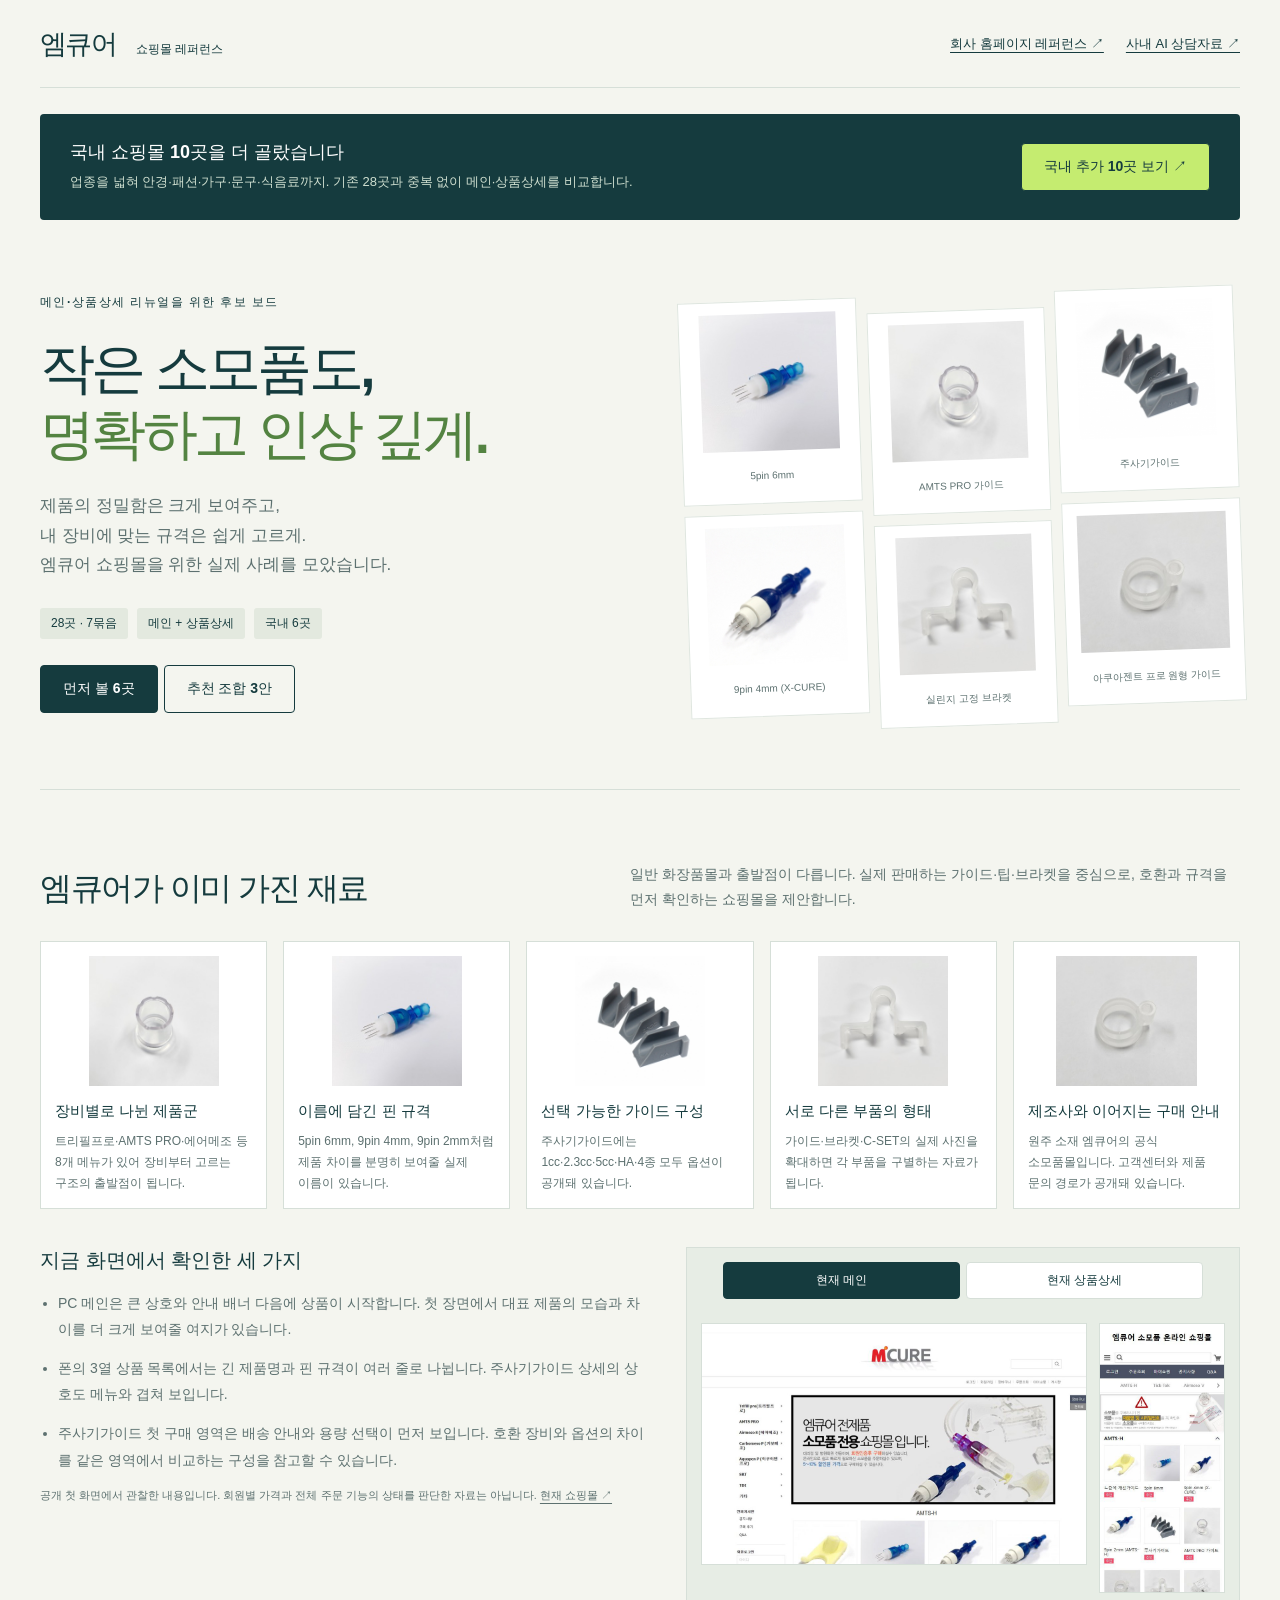
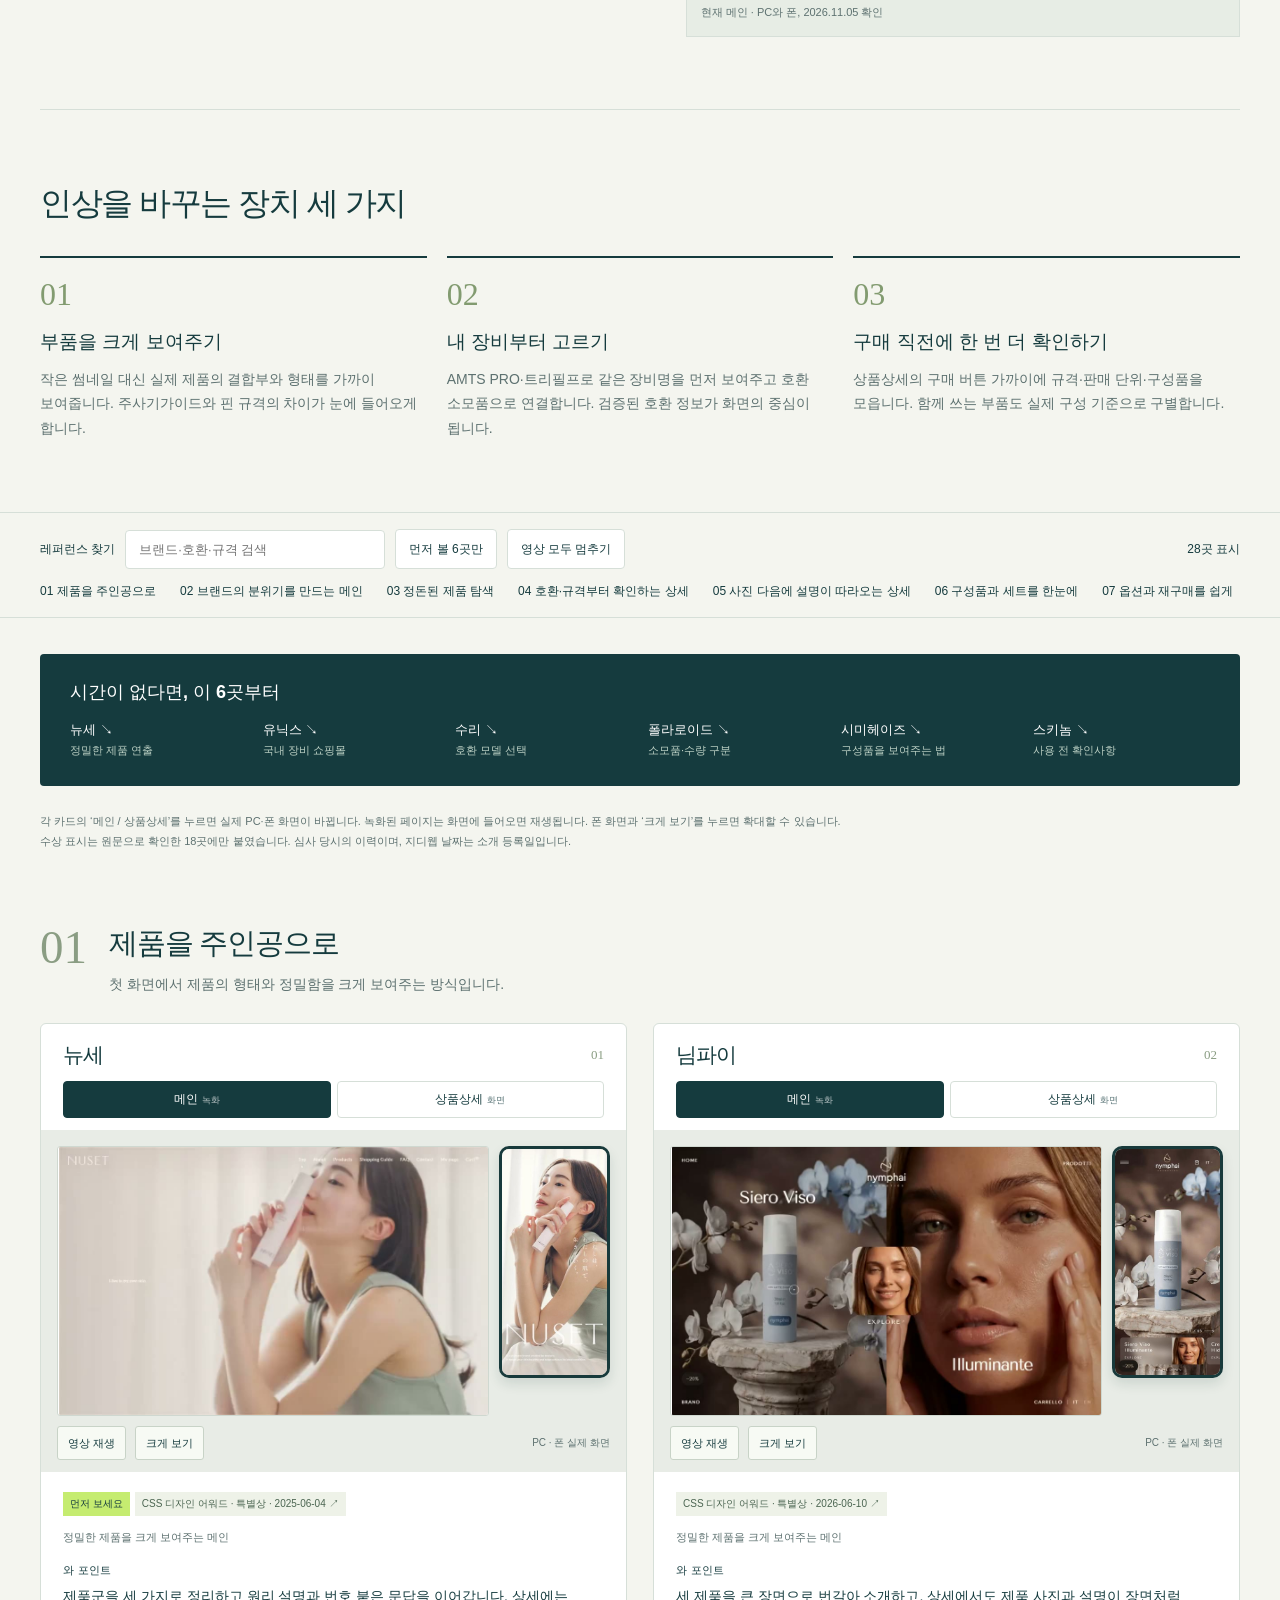
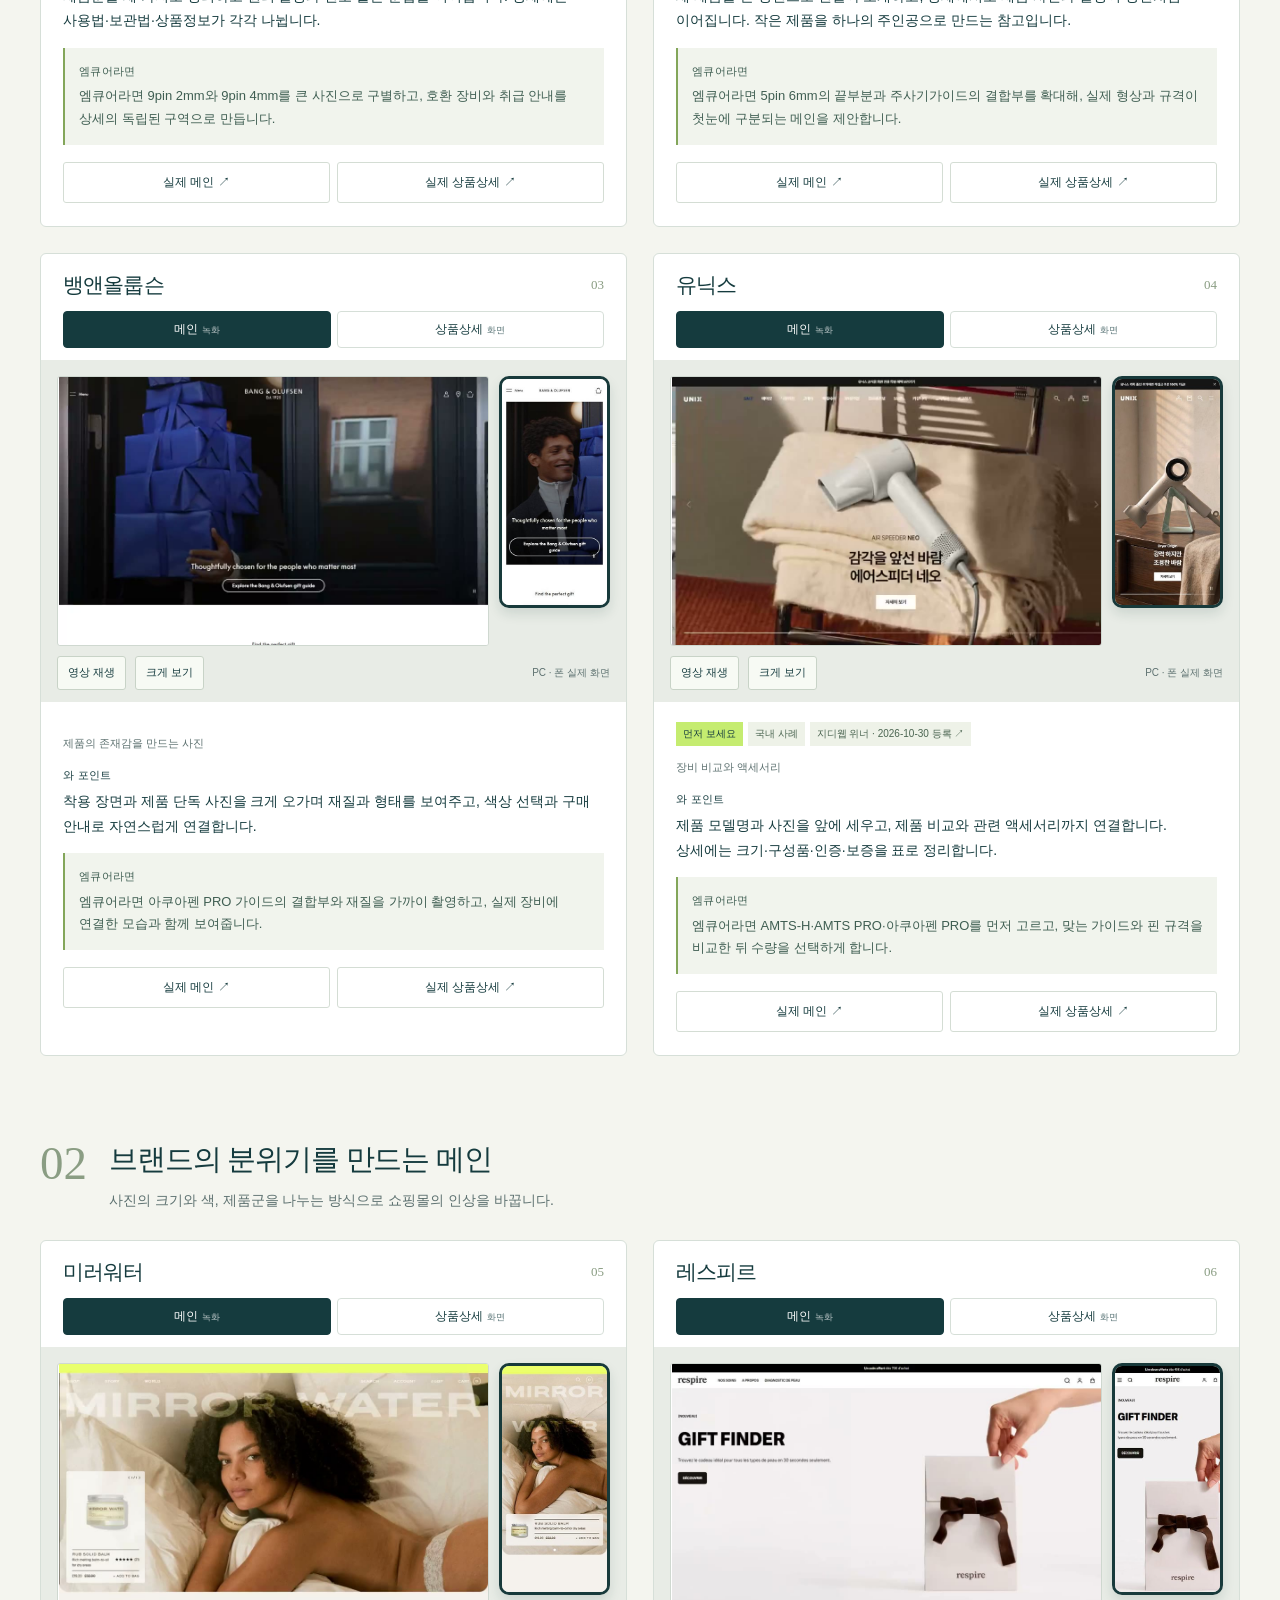
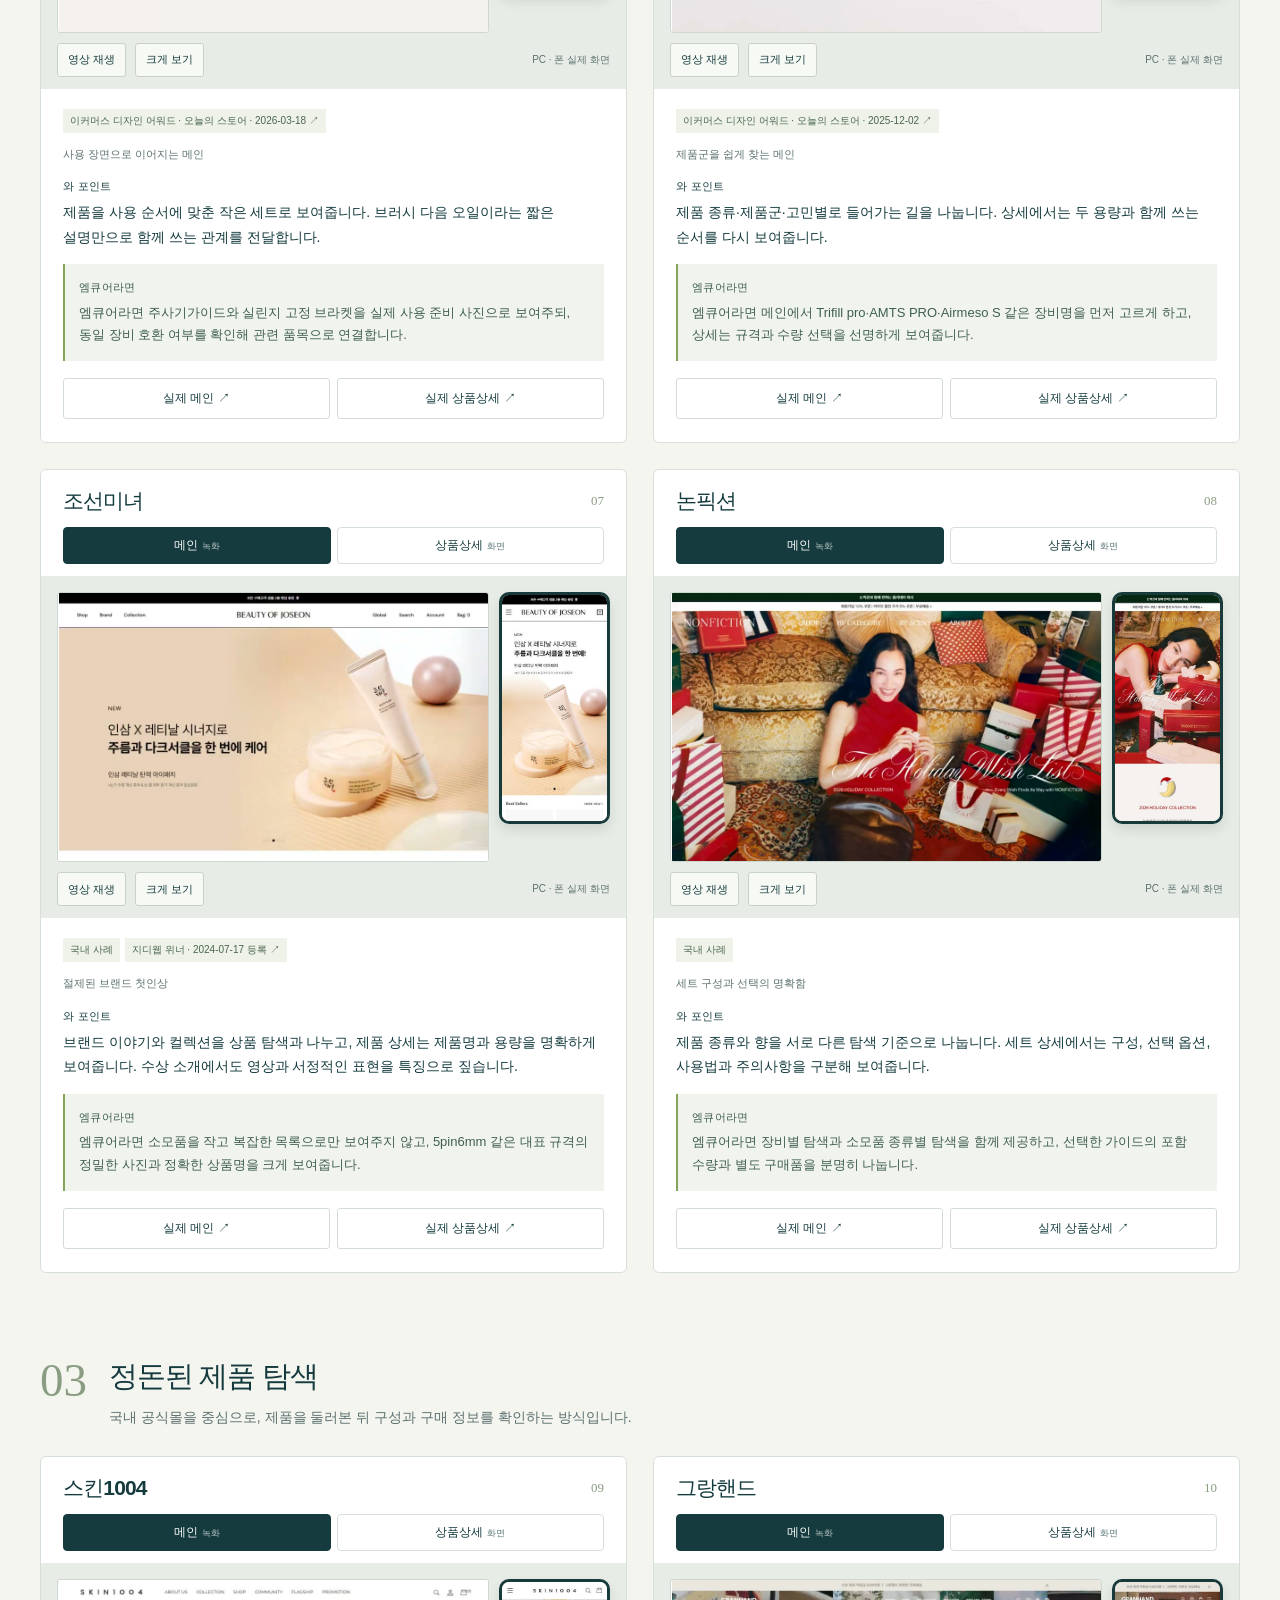
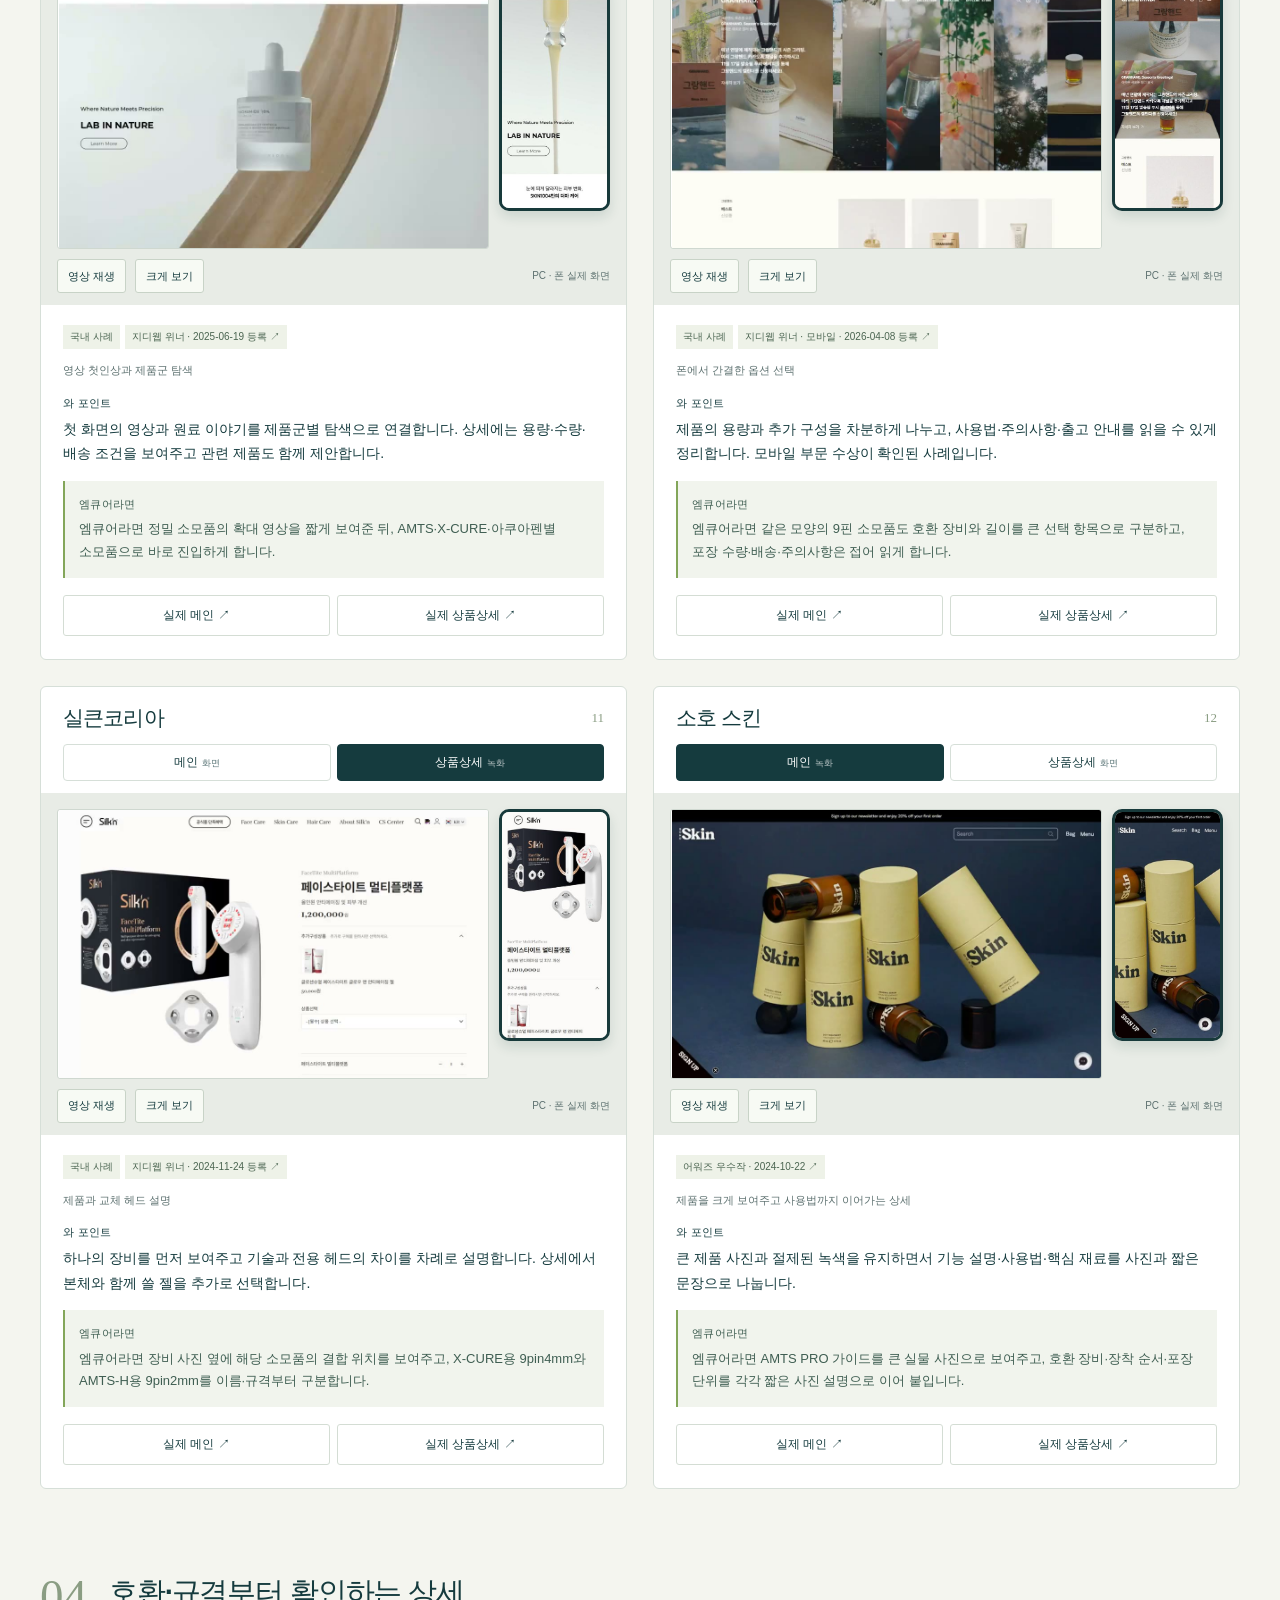
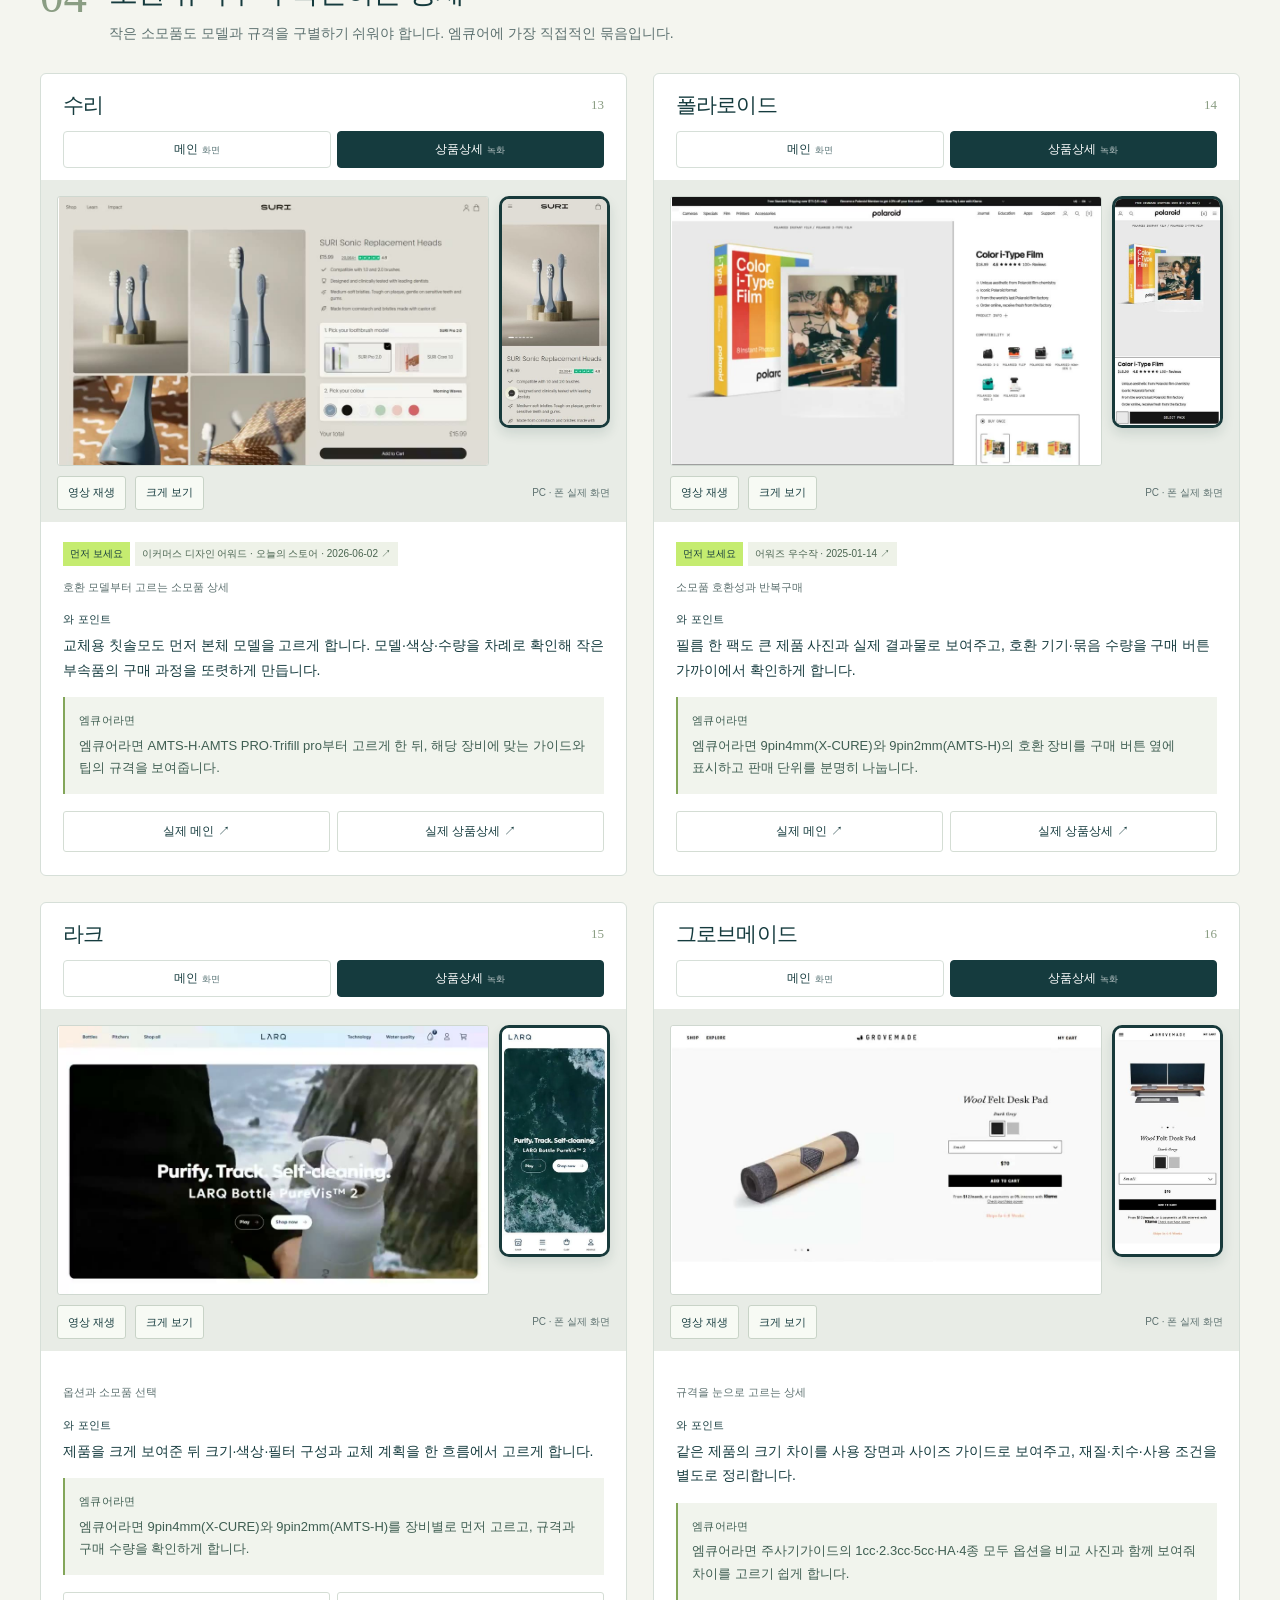
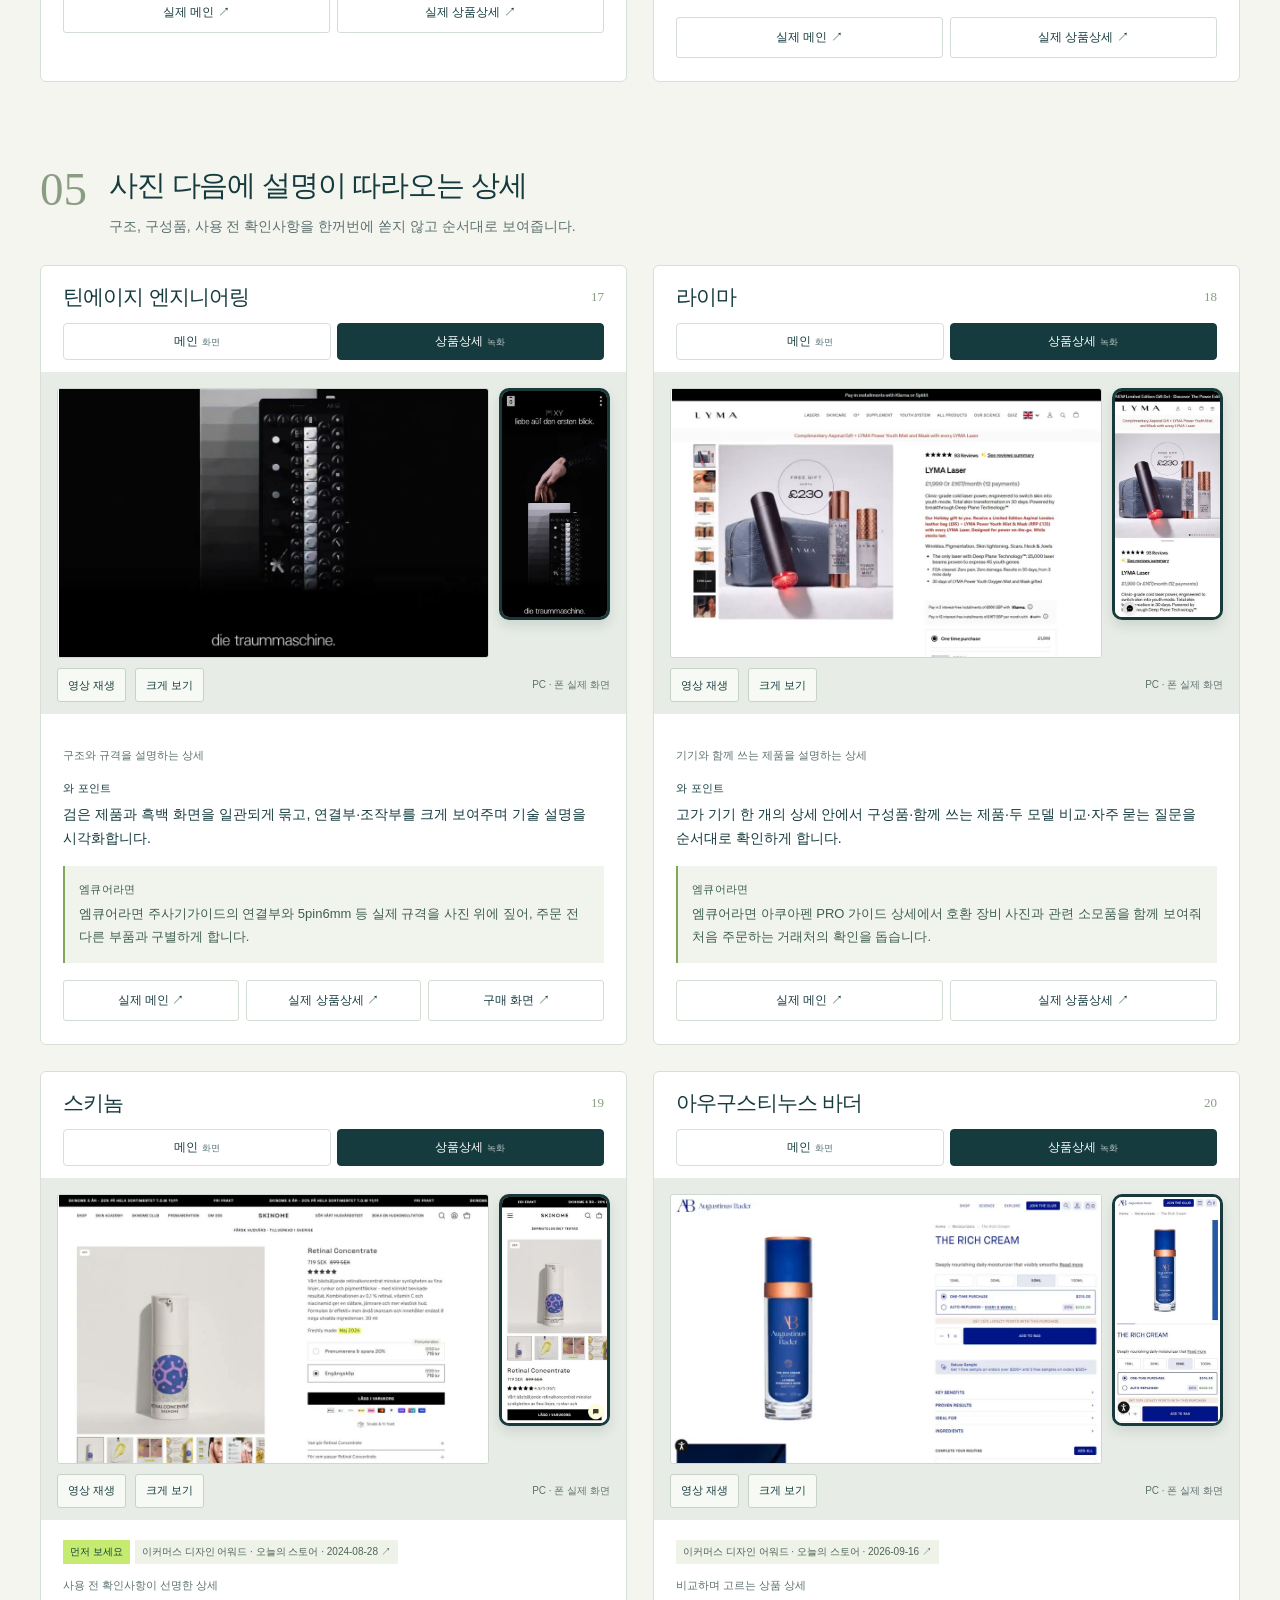
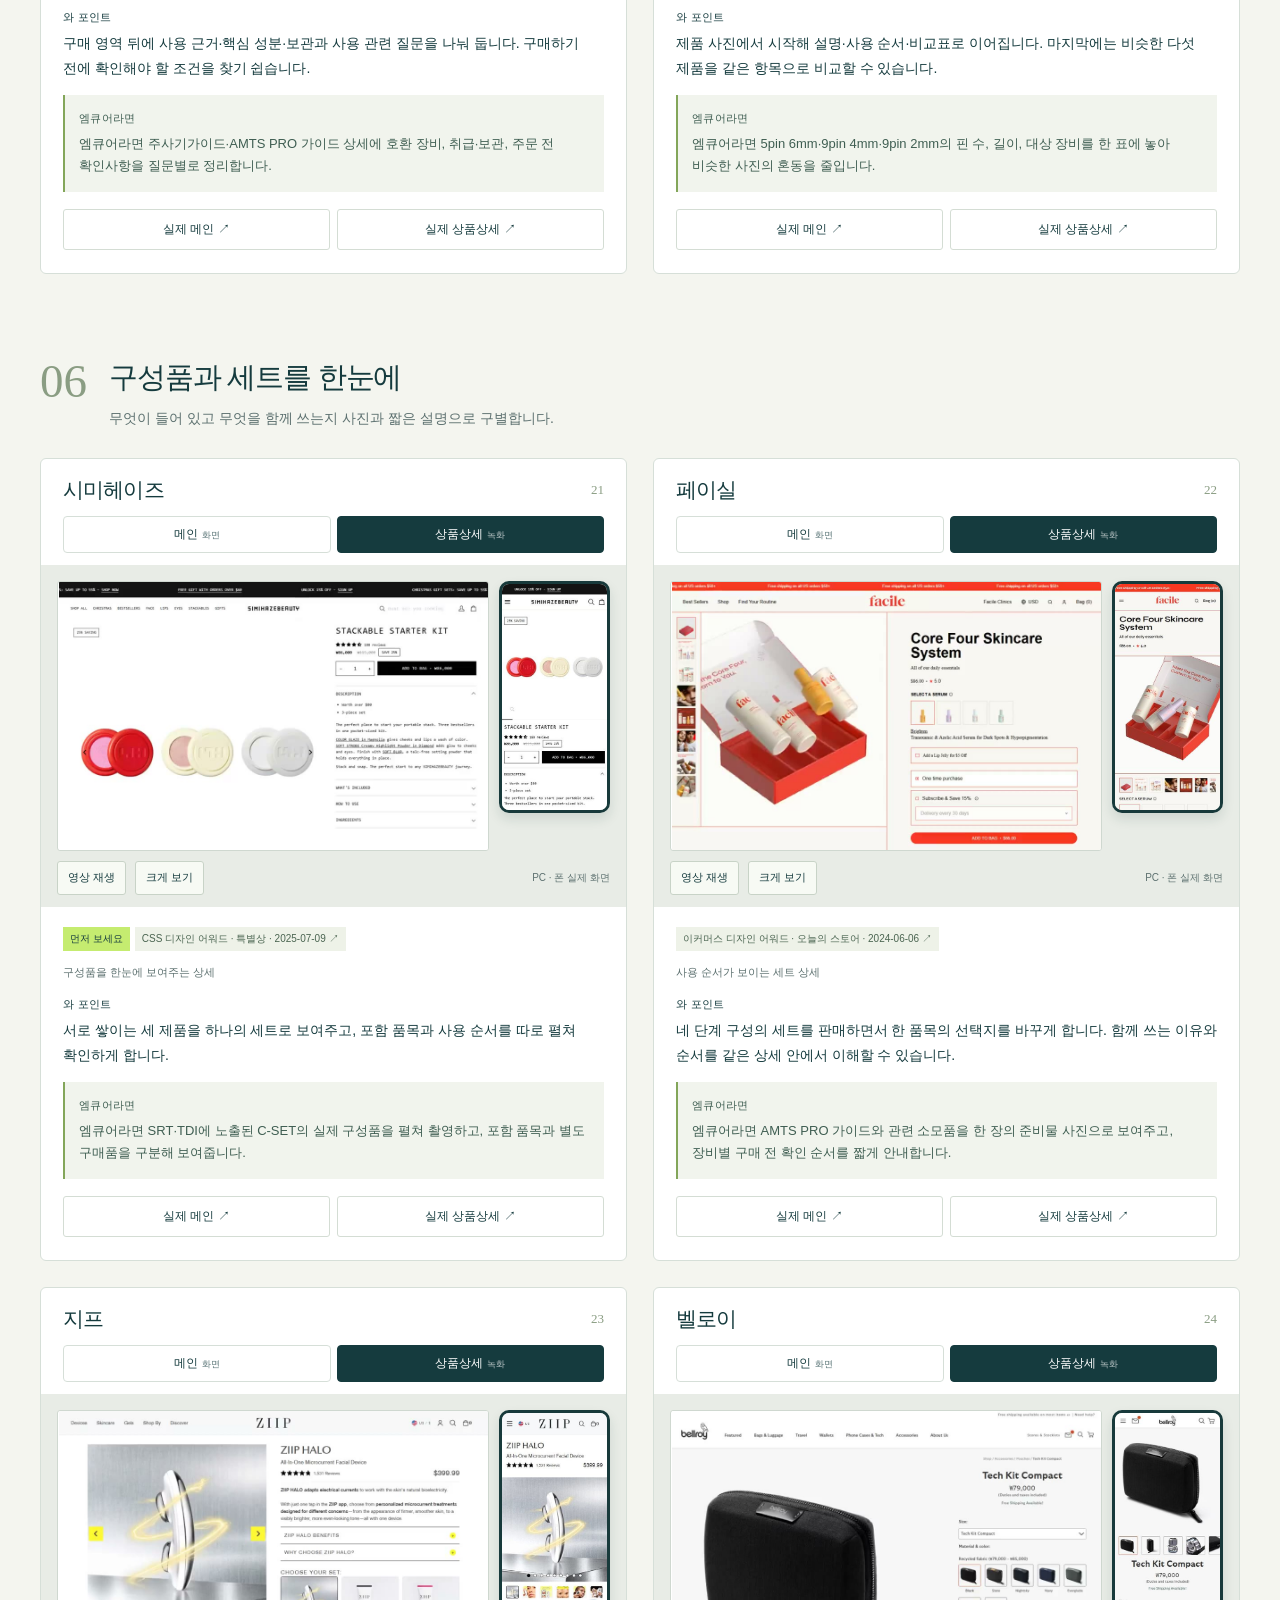
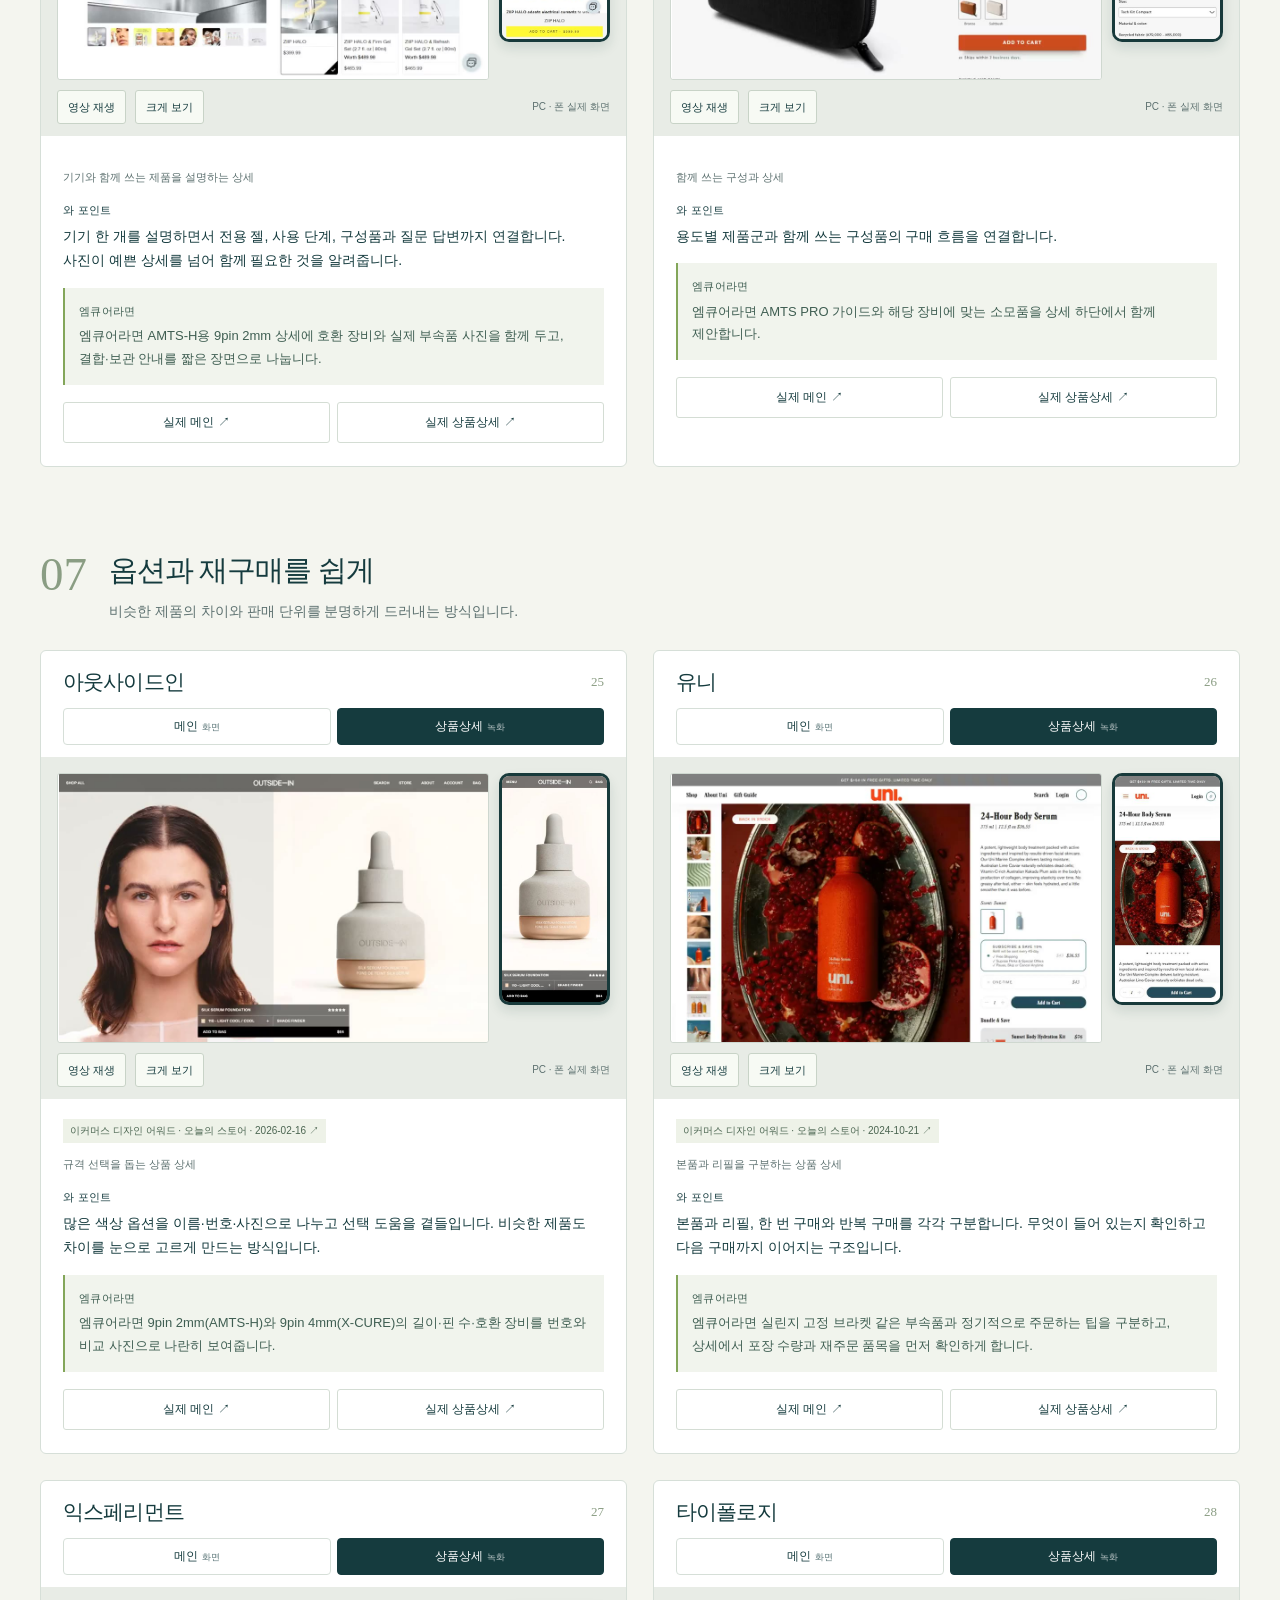
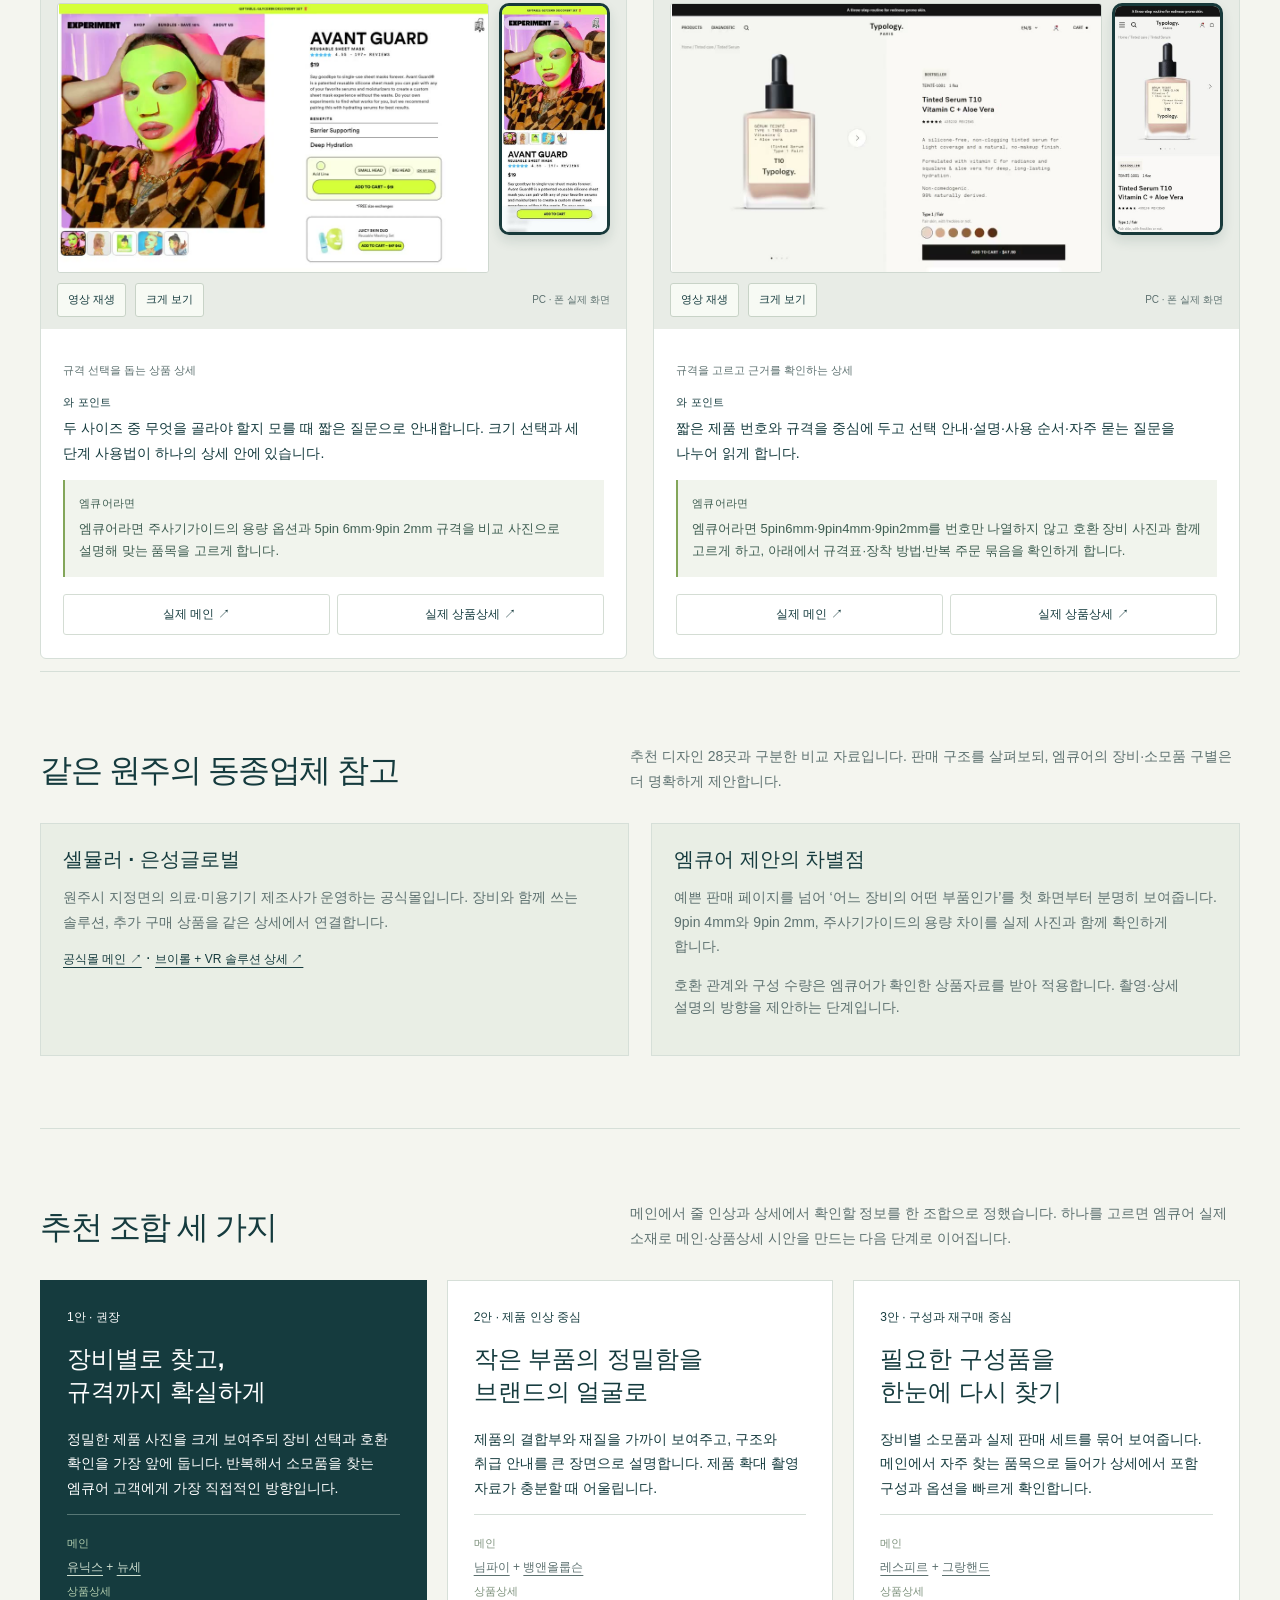
<file: index.html>
<!doctype html><html lang="ko"><head><meta charset="utf-8"><meta name="viewport" content="width=device-width,initial-scale=1"><meta name="robots" content="noindex,nofollow"><meta name="description" content="엠큐어 소모품 쇼핑몰의 메인과 상품상세 리뉴얼을 위한 실제 레퍼런스 28곳. 화면·영상·추천 조합을 비교합니다."><meta name="theme-color" content="#153b3e"><title>엠큐어 쇼핑몰 메인·상품상세 레퍼런스</title><link rel="stylesheet" href="style.css"><link rel="stylesheet" href="korea.css"></head><body><header class="top wrap"><a class="wordmark" href="./">엠큐어 <small>쇼핑몰 레퍼런스</small></a><nav class="toplinks" aria-label="관련 제안자료"><a href="https://honest-family.github.io/mcure-references/" target="_blank" rel="noopener">회사 홈페이지 레퍼런스 ↗</a><a href="https://honest-family.github.io/mcure-references/consultation.html" target="_blank" rel="noopener">사내 AI 상담자료 ↗</a></nav></header><main><aside class="wrap picks extra-entry"><div><h2>국내 쇼핑몰 10곳을 더 골랐습니다</h2><p>업종을 넓혀 안경·패션·가구·문구·식음료까지. 기존 28곳과 중복 없이 메인·상품상세를 비교합니다.</p></div><a class="cta" href="korea.html">국내 추가 10곳 보기 ↗</a></aside><section class="hero wrap"><div><p class="eyebrow">메인·상품상세 리뉴얼을 위한 후보 보드</p><h1>작은 소모품도,<br><em>명확하고 인상 깊게.</em></h1><p class="lead">제품의 정밀함은 크게 보여주고,<br>내 장비에 맞는 규격은 쉽게 고르게.<br>엠큐어 쇼핑몰을 위한 실제 사례를 모았습니다.</p><div class="hero-meta"><span>28곳 · 7묶음</span><span>메인 + 상품상세</span><span>국내 6곳</span></div><a class="cta" href="#picks">먼저 볼 6곳</a><a class="cta light" href="#directions">추천 조합 3안</a></div><div class="mosaic" aria-label="엠큐어가 실제 판매하는 소모품"><figure><img src="img/product-2.jpg" alt="엠큐어 5pin 6mm"><figcaption>5pin 6mm</figcaption></figure><figure><img src="img/product-6.jpg" alt="엠큐어 AMTS PRO 가이드"><figcaption>AMTS PRO 가이드</figcaption></figure><figure><img src="img/product-5.jpg" alt="엠큐어 주사기가이드"><figcaption>주사기가이드</figcaption></figure><figure><img src="img/product-3.jpg" alt="엠큐어 9pin 4mm (X-CURE)"><figcaption>9pin 4mm (X-CURE)</figcaption></figure><figure><img src="img/product-8.jpg" alt="엠큐어 실린지 고정 브라켓"><figcaption>실린지 고정 브라켓</figcaption></figure><figure><img src="img/product-7.jpg" alt="엠큐어 아쿠아젠트 프로 원형 가이드"><figcaption>아쿠아젠트 프로 원형 가이드</figcaption></figure></div></section>
<section class="section wrap" id="materials"><div class="section-head"><h2>엠큐어가 이미 가진 재료</h2><p>일반 화장품몰과 출발점이 다릅니다. 실제 판매하는 가이드·팁·브라켓을 중심으로, 호환과 규격을 먼저 확인하는 쇼핑몰을 제안합니다.</p></div><div class="strengths"><article class="strength"><img src="img/product-6.jpg" alt="AMTS PRO 가이드" loading="lazy"><h3>장비별로 나뉜 제품군</h3><p>트리필프로·AMTS PRO·에어메조 등 8개 메뉴가 있어 장비부터 고르는 구조의 출발점이 됩니다.</p></article><article class="strength"><img src="img/product-2.jpg" alt="5pin 6mm" loading="lazy"><h3>이름에 담긴 핀 규격</h3><p>5pin 6mm, 9pin 4mm, 9pin 2mm처럼 제품 차이를 분명히 보여줄 실제 이름이 있습니다.</p></article><article class="strength"><img src="img/product-5.jpg" alt="주사기가이드" loading="lazy"><h3>선택 가능한 가이드 구성</h3><p>주사기가이드에는 1cc·2.3cc·5cc·HA·4종 모두 옵션이 공개돼 있습니다.</p></article><article class="strength"><img src="img/product-8.jpg" alt="실린지 고정 브라켓" loading="lazy"><h3>서로 다른 부품의 형태</h3><p>가이드·브라켓·C-SET의 실제 사진을 확대하면 각 부품을 구별하는 자료가 됩니다.</p></article><article class="strength"><img src="img/product-7.jpg" alt="아쿠아젠트 프로 원형 가이드" loading="lazy"><h3>제조사와 이어지는 구매 안내</h3><p>원주 소재 엠큐어의 공식 소모품몰입니다. 고객센터와 제품 문의 경로가 공개돼 있습니다.</p></article></div><div class="current"><div><h3>지금 화면에서 확인한 세 가지</h3><ul><li>PC 메인은 큰 상호와 안내 배너 다음에 상품이 시작합니다. 첫 장면에서 대표 제품의 모습과 차이를 더 크게 보여줄 여지가 있습니다.</li><li>폰의 3열 상품 목록에서는 긴 제품명과 핀 규격이 여러 줄로 나뉩니다. 주사기가이드 상세의 상호도 메뉴와 겹쳐 보입니다.</li><li>주사기가이드 첫 구매 영역은 배송 안내와 용량 선택이 먼저 보입니다. 호환 장비와 옵션의 차이를 같은 영역에서 비교하는 구성을 참고할 수 있습니다.</li></ul><p class="tiny">공개 첫 화면에서 관찰한 내용입니다. 회원별 가격과 전체 주문 기능의 상태를 판단한 자료는 아닙니다. <a href="https://www.mcure1.co.kr/index.html" target="_blank" rel="noopener">현재 쇼핑몰 ↗</a></p></div><div class="current-media"><div class="tabs" role="tablist" aria-label="현재 엠큐어 화면"><button type="button" role="tab" data-current="main" aria-selected="true">현재 메인</button><button type="button" role="tab" data-current="detail" aria-selected="false">현재 상품상세</button></div><div class="current-shots"><img src="cap/mcure-main.jpg" alt="현재 엠큐어 메인 PC 화면" loading="lazy"><img class="current-phone" src="cap/mcure-main_m.jpg" alt="현재 엠큐어 메인 폰 화면" loading="lazy"></div><p class="caption" id="current-caption">현재 메인 · PC와 폰, 2026.11.05 확인</p></div></div></section>
<section class="section wrap"><div class="section-head"><h2>인상을 바꾸는 장치 세 가지</h2></div><div class="devices"><article class="device"><span>01</span><h3>부품을 크게 보여주기</h3><p>작은 썸네일 대신 실제 제품의 결합부와 형태를 가까이 보여줍니다. 주사기가이드와 핀 규격의 차이가 눈에 들어오게 합니다.</p></article><article class="device"><span>02</span><h3>내 장비부터 고르기</h3><p>AMTS PRO·트리필프로 같은 장비명을 먼저 보여주고 호환 소모품으로 연결합니다. 검증된 호환 정보가 화면의 중심이 됩니다.</p></article><article class="device"><span>03</span><h3>구매 직전에 한 번 더 확인하기</h3><p>상품상세의 구매 버튼 가까이에 규격·판매 단위·구성품을 모읍니다. 함께 쓰는 부품도 실제 구성 기준으로 구별합니다.</p></article></div></section>
<div class="navigator"><div class="wrap nav-inner"><div class="filters"><label for="ref-search">레퍼런스 찾기</label><input id="ref-search" type="search" placeholder="브랜드·호환·규격 검색"><button id="picks-only" type="button" aria-pressed="false">먼저 볼 6곳만</button><button id="motion-toggle" type="button" aria-pressed="false">영상 모두 멈추기</button><span id="result-count">28곳 표시</span></div><nav class="groupnav" aria-label="레퍼런스 묶음"><a href="#g-hero">01 제품을 주인공으로</a><a href="#g-material">02 브랜드의 분위기를 만드는 메인</a><a href="#g-korea">03 정돈된 제품 탐색</a><a href="#g-compatibility">04 호환·규격부터 확인하는 상세</a><a href="#g-information">05 사진 다음에 설명이 따라오는 상세</a><a href="#g-sets">06 구성품과 세트를 한눈에</a><a href="#g-options">07 옵션과 재구매를 쉽게</a></nav></div></div>
<div class="wrap"><aside class="picks" id="picks"><h2>시간이 없다면, 이 6곳부터</h2><div class="picklinks"><a href="#ref-nuset">뉴세 ↘<small>정밀한 제품 연출</small></a><a href="#ref-unix">유닉스 ↘<small>국내 장비 쇼핑몰</small></a><a href="#ref-suri">수리 ↘<small>호환 모델 선택</small></a><a href="#ref-polaroid">폴라로이드 ↘<small>소모품·수량 구분</small></a><a href="#ref-simihaze">시미헤이즈 ↘<small>구성품을 보여주는 법</small></a><a href="#ref-skinome">스키놈 ↘<small>사용 전 확인사항</small></a></div></aside><p class="award-note">각 카드의 ‘메인 / 상품상세’를 누르면 실제 PC·폰 화면이 바뀝니다. 녹화된 페이지는 화면에 들어오면 재생됩니다. 폰 화면과 ‘크게 보기’를 누르면 확대할 수 있습니다.<br>수상 표시는 원문으로 확인한 18곳에만 붙였습니다. 심사 당시의 이력이며, 지디웹 날짜는 소개 등록일입니다.</p><p id="empty" class="empty" hidden>조건에 맞는 사례가 없습니다. 검색어나 ‘먼저 볼 6곳만’을 해제해 주세요.</p><section class="group" id="g-hero"><div class="ghead"><span class="gnum">01</span><div><h2>제품을 주인공으로</h2><p>첫 화면에서 제품의 형태와 정밀함을 크게 보여주는 방식입니다.</p></div></div><div class="cards"><article class="ref" id="ref-nuset" data-pick="true"><div class="card-top"><h3>뉴세</h3><span class="index">01</span></div><div class="tabs" role="tablist" aria-label="뉴세 페이지 비교"><button type="button" data-panel="nuset-main" role="tab" aria-controls="nuset-main" aria-selected="true">메인<small>녹화</small></button><button type="button" data-panel="nuset-detail" role="tab" aria-controls="nuset-detail" aria-selected="false">상품상세<small>화면</small></button></div><div class="panel" id="nuset-main" role="tabpanel" ><div class="media-stage"><div class="desktop"><video muted playsinline loop preload="none" poster="cap/nuset-main.jpg" data-src="cap/nuset-main.mp4" aria-label="뉴세 메인 실제 녹화"></video></div><img class="phone" loading="lazy" src="cap/nuset-main_m.jpg" alt="뉴세 메인 폰 화면"></div><div class="media-controls"><button type="button" data-play>영상 재생</button><button type="button" data-enlarge="뉴세 · 메인">크게 보기</button><span>PC · 폰 실제 화면</span></div></div><div class="panel" id="nuset-detail" role="tabpanel" hidden><div class="media-stage"><div class="desktop"><img src="cap/nuset-detail.jpg" alt="뉴세 상품상세 PC 화면" loading="lazy"></div><img class="phone" loading="lazy" src="cap/nuset-detail_m.jpg" alt="뉴세 상품상세 폰 화면"></div><div class="media-controls"><button type="button" data-enlarge="뉴세 · 상품상세">크게 보기</button><span>PC · 폰 실제 화면</span></div></div><div class="body"><div class="badges"><span class="badge pick">먼저 보세요</span><a class="badge" href="https://cssdesignawards.com/sites/nuset/47585/" target="_blank" rel="noopener">CSS 디자인 어워드 · 특별상 · 2025-06-04 ↗</a></div><p class="meta">정밀한 제품을 크게 보여주는 메인</p><p class="wow"><b>와 포인트</b>제품군을 세 가지로 정리하고 원리 설명과 번호 붙은 문답을 이어갑니다. 상세에는 사용법·보관법·상품정보가 각각 나뉩니다.</p><p class="map"><b>엠큐어라면</b>엠큐어라면 9pin 2mm와 9pin 4mm를 큰 사진으로 구별하고, 호환 장비와 취급 안내를 상세의 독립된 구역으로 만듭니다.</p><div class="links"><a href="https://nuset.jp/" target="_blank" rel="noopener">실제 메인 ↗</a><a href="https://nuset.jp/products/skincare-essence-r" target="_blank" rel="noopener">실제 상품상세 ↗</a></div></div></article><article class="ref" id="ref-nymphai" data-pick="false"><div class="card-top"><h3>님파이</h3><span class="index">02</span></div><div class="tabs" role="tablist" aria-label="님파이 페이지 비교"><button type="button" data-panel="nymphai-main" role="tab" aria-controls="nymphai-main" aria-selected="true">메인<small>녹화</small></button><button type="button" data-panel="nymphai-detail" role="tab" aria-controls="nymphai-detail" aria-selected="false">상품상세<small>화면</small></button></div><div class="panel" id="nymphai-main" role="tabpanel" ><div class="media-stage"><div class="desktop"><video muted playsinline loop preload="none" poster="cap/nymphai-main.jpg" data-src="cap/nymphai-main.mp4" aria-label="님파이 메인 실제 녹화"></video></div><img class="phone" loading="lazy" src="cap/nymphai-main_m.jpg" alt="님파이 메인 폰 화면"></div><div class="media-controls"><button type="button" data-play>영상 재생</button><button type="button" data-enlarge="님파이 · 메인">크게 보기</button><span>PC · 폰 실제 화면</span></div></div><div class="panel" id="nymphai-detail" role="tabpanel" hidden><div class="media-stage"><div class="desktop"><img src="cap/nymphai-detail.jpg" alt="님파이 상품상세 PC 화면" loading="lazy"></div><img class="phone" loading="lazy" src="cap/nymphai-detail_m.jpg" alt="님파이 상품상세 폰 화면"></div><div class="media-controls"><button type="button" data-enlarge="님파이 · 상품상세">크게 보기</button><span>PC · 폰 실제 화면</span></div></div><div class="body"><div class="badges"><a class="badge" href="https://www.cssdesignawards.com/sites/nymphai-cosmetics/49537/" target="_blank" rel="noopener">CSS 디자인 어워드 · 특별상 · 2026-06-10 ↗</a></div><p class="meta">정밀한 제품을 크게 보여주는 메인</p><p class="wow"><b>와 포인트</b>세 제품을 큰 장면으로 번갈아 소개하고, 상세에서도 제품 사진과 설명이 장면처럼 이어집니다. 작은 제품을 하나의 주인공으로 만드는 참고입니다.</p><p class="map"><b>엠큐어라면</b>엠큐어라면 5pin 6mm의 끝부분과 주사기가이드의 결합부를 확대해, 실제 형상과 규격이 첫눈에 구분되는 메인을 제안합니다.</p><div class="links"><a href="https://nymphaicosmetics.com/en" target="_blank" rel="noopener">실제 메인 ↗</a><a href="https://nymphaicosmetics.com/en/products/crema-viso-hidra-lift" target="_blank" rel="noopener">실제 상품상세 ↗</a></div></div></article><article class="ref" id="ref-bangolufsen" data-pick="false"><div class="card-top"><h3>뱅앤올룹슨</h3><span class="index">03</span></div><div class="tabs" role="tablist" aria-label="뱅앤올룹슨 페이지 비교"><button type="button" data-panel="bangolufsen-main" role="tab" aria-controls="bangolufsen-main" aria-selected="true">메인<small>녹화</small></button><button type="button" data-panel="bangolufsen-detail" role="tab" aria-controls="bangolufsen-detail" aria-selected="false">상품상세<small>화면</small></button></div><div class="panel" id="bangolufsen-main" role="tabpanel" ><div class="media-stage"><div class="desktop"><video muted playsinline loop preload="none" poster="cap/bangolufsen-main.jpg" data-src="cap/bangolufsen-main.mp4" aria-label="뱅앤올룹슨 메인 실제 녹화"></video></div><img class="phone" loading="lazy" src="cap/bangolufsen-main_m.jpg" alt="뱅앤올룹슨 메인 폰 화면"></div><div class="media-controls"><button type="button" data-play>영상 재생</button><button type="button" data-enlarge="뱅앤올룹슨 · 메인">크게 보기</button><span>PC · 폰 실제 화면</span></div></div><div class="panel" id="bangolufsen-detail" role="tabpanel" hidden><div class="media-stage"><div class="desktop"><img src="cap/bangolufsen-detail.jpg" alt="뱅앤올룹슨 상품상세 PC 화면" loading="lazy"></div><img class="phone" loading="lazy" src="cap/bangolufsen-detail_m.jpg" alt="뱅앤올룹슨 상품상세 폰 화면"></div><div class="media-controls"><button type="button" data-enlarge="뱅앤올룹슨 · 상품상세">크게 보기</button><span>PC · 폰 실제 화면</span></div></div><div class="body"><div class="badges"></div><p class="meta">제품의 존재감을 만드는 사진</p><p class="wow"><b>와 포인트</b>착용 장면과 제품 단독 사진을 크게 오가며 재질과 형태를 보여주고, 색상 선택과 구매 안내로 자연스럽게 연결합니다.</p><p class="map"><b>엠큐어라면</b>엠큐어라면 아쿠아펜 PRO 가이드의 결합부와 재질을 가까이 촬영하고, 실제 장비에 연결한 모습과 함께 보여줍니다.</p><div class="links"><a href="https://www.bang-olufsen.com/en/us" target="_blank" rel="noopener">실제 메인 ↗</a><a href="https://www.bang-olufsen.com/en/us/headphones/beoplay-h100" target="_blank" rel="noopener">실제 상품상세 ↗</a></div></div></article><article class="ref" id="ref-unix" data-pick="true"><div class="card-top"><h3>유닉스</h3><span class="index">04</span></div><div class="tabs" role="tablist" aria-label="유닉스 페이지 비교"><button type="button" data-panel="unix-main" role="tab" aria-controls="unix-main" aria-selected="true">메인<small>녹화</small></button><button type="button" data-panel="unix-detail" role="tab" aria-controls="unix-detail" aria-selected="false">상품상세<small>화면</small></button></div><div class="panel" id="unix-main" role="tabpanel" ><div class="media-stage"><div class="desktop"><video muted playsinline loop preload="none" poster="cap/unix-main.jpg" data-src="cap/unix-main.mp4" aria-label="유닉스 메인 실제 녹화"></video></div><img class="phone" loading="lazy" src="cap/unix-main_m.jpg" alt="유닉스 메인 폰 화면"></div><div class="media-controls"><button type="button" data-play>영상 재생</button><button type="button" data-enlarge="유닉스 · 메인">크게 보기</button><span>PC · 폰 실제 화면</span></div></div><div class="panel" id="unix-detail" role="tabpanel" hidden><div class="media-stage"><div class="desktop"><img src="cap/unix-detail.jpg" alt="유닉스 상품상세 PC 화면" loading="lazy"></div><img class="phone" loading="lazy" src="cap/unix-detail_m.jpg" alt="유닉스 상품상세 폰 화면"></div><div class="media-controls"><button type="button" data-enlarge="유닉스 · 상품상세">크게 보기</button><span>PC · 폰 실제 화면</span></div></div><div class="body"><div class="badges"><span class="badge pick">먼저 보세요</span><span class="badge">국내 사례</span><a class="badge" href="https://www.gdweb.co.kr/sub/view.asp?Txt_fgbn=5&amp;str_no=28056" target="_blank" rel="noopener">지디웹 위너 · 2026-10-30 등록 ↗</a></div><p class="meta">장비 비교와 액세서리</p><p class="wow"><b>와 포인트</b>제품 모델명과 사진을 앞에 세우고, 제품 비교와 관련 액세서리까지 연결합니다. 상세에는 크기·구성품·인증·보증을 표로 정리합니다.</p><p class="map"><b>엠큐어라면</b>엠큐어라면 AMTS-H·AMTS PRO·아쿠아펜 PRO를 먼저 고르고, 맞는 가이드와 핀 규격을 비교한 뒤 수량을 선택하게 합니다.</p><div class="links"><a href="https://unixshop.co.kr/" target="_blank" rel="noopener">실제 메인 ↗</a><a href="https://unixshop.co.kr/product/detail.html?product_no=489" target="_blank" rel="noopener">실제 상품상세 ↗</a></div></div></article></div></section><section class="group" id="g-material"><div class="ghead"><span class="gnum">02</span><div><h2>브랜드의 분위기를 만드는 메인</h2><p>사진의 크기와 색, 제품군을 나누는 방식으로 쇼핑몰의 인상을 바꿉니다.</p></div></div><div class="cards"><article class="ref" id="ref-mirrorwater" data-pick="false"><div class="card-top"><h3>미러워터</h3><span class="index">05</span></div><div class="tabs" role="tablist" aria-label="미러워터 페이지 비교"><button type="button" data-panel="mirrorwater-main" role="tab" aria-controls="mirrorwater-main" aria-selected="true">메인<small>녹화</small></button><button type="button" data-panel="mirrorwater-detail" role="tab" aria-controls="mirrorwater-detail" aria-selected="false">상품상세<small>화면</small></button></div><div class="panel" id="mirrorwater-main" role="tabpanel" ><div class="media-stage"><div class="desktop"><video muted playsinline loop preload="none" poster="cap/mirrorwater-main.jpg" data-src="cap/mirrorwater-main.mp4" aria-label="미러워터 메인 실제 녹화"></video></div><img class="phone" loading="lazy" src="cap/mirrorwater-main_m.jpg" alt="미러워터 메인 폰 화면"></div><div class="media-controls"><button type="button" data-play>영상 재생</button><button type="button" data-enlarge="미러워터 · 메인">크게 보기</button><span>PC · 폰 실제 화면</span></div></div><div class="panel" id="mirrorwater-detail" role="tabpanel" hidden><div class="media-stage"><div class="desktop"><img src="cap/mirrorwater-detail.jpg" alt="미러워터 상품상세 PC 화면" loading="lazy"></div><img class="phone" loading="lazy" src="cap/mirrorwater-detail_m.jpg" alt="미러워터 상품상세 폰 화면"></div><div class="media-controls"><button type="button" data-enlarge="미러워터 · 상품상세">크게 보기</button><span>PC · 폰 실제 화면</span></div></div><div class="body"><div class="badges"><a class="badge" href="https://www.ecomdesignawards.com/websites/mirror-water" target="_blank" rel="noopener">이커머스 디자인 어워드 · 오늘의 스토어 · 2026-03-18 ↗</a></div><p class="meta">사용 장면으로 이어지는 메인</p><p class="wow"><b>와 포인트</b>제품을 사용 순서에 맞춘 작은 세트로 보여줍니다. 브러시 다음 오일이라는 짧은 설명만으로 함께 쓰는 관계를 전달합니다.</p><p class="map"><b>엠큐어라면</b>엠큐어라면 주사기가이드와 실린지 고정 브라켓을 실제 사용 준비 사진으로 보여주되, 동일 장비 호환 여부를 확인해 관련 품목으로 연결합니다.</p><div class="links"><a href="https://mirrorwater.earth/" target="_blank" rel="noopener">실제 메인 ↗</a><a href="https://mirrorwater.earth/products/the-body-ritual-set" target="_blank" rel="noopener">실제 상품상세 ↗</a></div></div></article><article class="ref" id="ref-respire" data-pick="false"><div class="card-top"><h3>레스피르</h3><span class="index">06</span></div><div class="tabs" role="tablist" aria-label="레스피르 페이지 비교"><button type="button" data-panel="respire-main" role="tab" aria-controls="respire-main" aria-selected="true">메인<small>녹화</small></button><button type="button" data-panel="respire-detail" role="tab" aria-controls="respire-detail" aria-selected="false">상품상세<small>화면</small></button></div><div class="panel" id="respire-main" role="tabpanel" ><div class="media-stage"><div class="desktop"><video muted playsinline loop preload="none" poster="cap/respire-main.jpg" data-src="cap/respire-main.mp4" aria-label="레스피르 메인 실제 녹화"></video></div><img class="phone" loading="lazy" src="cap/respire-main_m.jpg" alt="레스피르 메인 폰 화면"></div><div class="media-controls"><button type="button" data-play>영상 재생</button><button type="button" data-enlarge="레스피르 · 메인">크게 보기</button><span>PC · 폰 실제 화면</span></div></div><div class="panel" id="respire-detail" role="tabpanel" hidden><div class="media-stage"><div class="desktop"><img src="cap/respire-detail.jpg" alt="레스피르 상품상세 PC 화면" loading="lazy"></div><img class="phone" loading="lazy" src="cap/respire-detail_m.jpg" alt="레스피르 상품상세 폰 화면"></div><div class="media-controls"><button type="button" data-enlarge="레스피르 · 상품상세">크게 보기</button><span>PC · 폰 실제 화면</span></div></div><div class="body"><div class="badges"><a class="badge" href="https://www.ecomdesignawards.com/websites/respire" target="_blank" rel="noopener">이커머스 디자인 어워드 · 오늘의 스토어 · 2025-12-02 ↗</a></div><p class="meta">제품군을 쉽게 찾는 메인</p><p class="wow"><b>와 포인트</b>제품 종류·제품군·고민별로 들어가는 길을 나눕니다. 상세에서는 두 용량과 함께 쓰는 순서를 다시 보여줍니다.</p><p class="map"><b>엠큐어라면</b>엠큐어라면 메인에서 Trifill pro·AMTS PRO·Airmeso S 같은 장비명을 먼저 고르게 하고, 상세는 규격과 수량 선택을 선명하게 보여줍니다.</p><div class="links"><a href="https://respire.co/" target="_blank" rel="noopener">실제 메인 ↗</a><a href="https://respire.co/products/serum-glow-and-protect" target="_blank" rel="noopener">실제 상품상세 ↗</a></div></div></article><article class="ref" id="ref-boj" data-pick="false"><div class="card-top"><h3>조선미녀</h3><span class="index">07</span></div><div class="tabs" role="tablist" aria-label="조선미녀 페이지 비교"><button type="button" data-panel="boj-main" role="tab" aria-controls="boj-main" aria-selected="true">메인<small>녹화</small></button><button type="button" data-panel="boj-detail" role="tab" aria-controls="boj-detail" aria-selected="false">상품상세<small>화면</small></button></div><div class="panel" id="boj-main" role="tabpanel" ><div class="media-stage"><div class="desktop"><video muted playsinline loop preload="none" poster="cap/boj-main.jpg" data-src="cap/boj-main.mp4" aria-label="조선미녀 메인 실제 녹화"></video></div><img class="phone" loading="lazy" src="cap/boj-main_m.jpg" alt="조선미녀 메인 폰 화면"></div><div class="media-controls"><button type="button" data-play>영상 재생</button><button type="button" data-enlarge="조선미녀 · 메인">크게 보기</button><span>PC · 폰 실제 화면</span></div></div><div class="panel" id="boj-detail" role="tabpanel" hidden><div class="media-stage"><div class="desktop"><img src="cap/boj-detail.jpg" alt="조선미녀 상품상세 PC 화면" loading="lazy"></div><img class="phone" loading="lazy" src="cap/boj-detail_m.jpg" alt="조선미녀 상품상세 폰 화면"></div><div class="media-controls"><button type="button" data-enlarge="조선미녀 · 상품상세">크게 보기</button><span>PC · 폰 실제 화면</span></div></div><div class="body"><div class="badges"><span class="badge">국내 사례</span><a class="badge" href="https://www.gdweb.co.kr/sub/view.asp?Txt_fgbn=5&amp;str_no=22765" target="_blank" rel="noopener">지디웹 위너 · 2024-07-17 등록 ↗</a></div><p class="meta">절제된 브랜드 첫인상</p><p class="wow"><b>와 포인트</b>브랜드 이야기와 컬렉션을 상품 탐색과 나누고, 제품 상세는 제품명과 용량을 명확하게 보여줍니다. 수상 소개에서도 영상과 서정적인 표현을 특징으로 짚습니다.</p><p class="map"><b>엠큐어라면</b>엠큐어라면 소모품을 작고 복잡한 목록으로만 보여주지 않고, 5pin6mm 같은 대표 규격의 정밀한 사진과 정확한 상품명을 크게 보여줍니다.</p><div class="links"><a href="https://beautyofjoseon.co.kr/" target="_blank" rel="noopener">실제 메인 ↗</a><a href="https://beautyofjoseon.co.kr/product/detail.html?product_no=182" target="_blank" rel="noopener">실제 상품상세 ↗</a></div></div></article><article class="ref" id="ref-nonfiction" data-pick="false"><div class="card-top"><h3>논픽션</h3><span class="index">08</span></div><div class="tabs" role="tablist" aria-label="논픽션 페이지 비교"><button type="button" data-panel="nonfiction-main" role="tab" aria-controls="nonfiction-main" aria-selected="true">메인<small>녹화</small></button><button type="button" data-panel="nonfiction-detail" role="tab" aria-controls="nonfiction-detail" aria-selected="false">상품상세<small>화면</small></button></div><div class="panel" id="nonfiction-main" role="tabpanel" ><div class="media-stage"><div class="desktop"><video muted playsinline loop preload="none" poster="cap/nonfiction-main.jpg" data-src="cap/nonfiction-main.mp4" aria-label="논픽션 메인 실제 녹화"></video></div><img class="phone" loading="lazy" src="cap/nonfiction-main_m.jpg" alt="논픽션 메인 폰 화면"></div><div class="media-controls"><button type="button" data-play>영상 재생</button><button type="button" data-enlarge="논픽션 · 메인">크게 보기</button><span>PC · 폰 실제 화면</span></div></div><div class="panel" id="nonfiction-detail" role="tabpanel" hidden><div class="media-stage"><div class="desktop"><img src="cap/nonfiction-detail.jpg" alt="논픽션 상품상세 PC 화면" loading="lazy"></div><img class="phone" loading="lazy" src="cap/nonfiction-detail_m.jpg" alt="논픽션 상품상세 폰 화면"></div><div class="media-controls"><button type="button" data-enlarge="논픽션 · 상품상세">크게 보기</button><span>PC · 폰 실제 화면</span></div></div><div class="body"><div class="badges"><span class="badge">국내 사례</span></div><p class="meta">세트 구성과 선택의 명확함</p><p class="wow"><b>와 포인트</b>제품 종류와 향을 서로 다른 탐색 기준으로 나눕니다. 세트 상세에서는 구성, 선택 옵션, 사용법과 주의사항을 구분해 보여줍니다.</p><p class="map"><b>엠큐어라면</b>엠큐어라면 장비별 탐색과 소모품 종류별 탐색을 함께 제공하고, 선택한 가이드의 포함 수량과 별도 구매품을 분명히 나눕니다.</p><div class="links"><a href="https://nonfiction.kr/" target="_blank" rel="noopener">실제 메인 ↗</a><a href="https://nonfiction.kr/product/detail.html?product_no=761" target="_blank" rel="noopener">실제 상품상세 ↗</a></div></div></article></div></section><section class="group" id="g-korea"><div class="ghead"><span class="gnum">03</span><div><h2>정돈된 제품 탐색</h2><p>국내 공식몰을 중심으로, 제품을 둘러본 뒤 구성과 구매 정보를 확인하는 방식입니다.</p></div></div><div class="cards"><article class="ref" id="ref-skin1004" data-pick="false"><div class="card-top"><h3>스킨1004</h3><span class="index">09</span></div><div class="tabs" role="tablist" aria-label="스킨1004 페이지 비교"><button type="button" data-panel="skin1004-main" role="tab" aria-controls="skin1004-main" aria-selected="true">메인<small>녹화</small></button><button type="button" data-panel="skin1004-detail" role="tab" aria-controls="skin1004-detail" aria-selected="false">상품상세<small>화면</small></button></div><div class="panel" id="skin1004-main" role="tabpanel" ><div class="media-stage"><div class="desktop"><video muted playsinline loop preload="none" poster="cap/skin1004-main.jpg" data-src="cap/skin1004-main.mp4" aria-label="스킨1004 메인 실제 녹화"></video></div><img class="phone" loading="lazy" src="cap/skin1004-main_m.jpg" alt="스킨1004 메인 폰 화면"></div><div class="media-controls"><button type="button" data-play>영상 재생</button><button type="button" data-enlarge="스킨1004 · 메인">크게 보기</button><span>PC · 폰 실제 화면</span></div></div><div class="panel" id="skin1004-detail" role="tabpanel" hidden><div class="media-stage"><div class="desktop"><img src="cap/skin1004-detail.jpg" alt="스킨1004 상품상세 PC 화면" loading="lazy"></div><img class="phone" loading="lazy" src="cap/skin1004-detail_m.jpg" alt="스킨1004 상품상세 폰 화면"></div><div class="media-controls"><button type="button" data-enlarge="스킨1004 · 상품상세">크게 보기</button><span>PC · 폰 실제 화면</span></div></div><div class="body"><div class="badges"><span class="badge">국내 사례</span><a class="badge" href="https://www.gdweb.co.kr/sub/view.asp?Txt_fgbn=5&amp;str_no=25055" target="_blank" rel="noopener">지디웹 위너 · 2025-06-19 등록 ↗</a></div><p class="meta">영상 첫인상과 제품군 탐색</p><p class="wow"><b>와 포인트</b>첫 화면의 영상과 원료 이야기를 제품군별 탐색으로 연결합니다. 상세에는 용량·수량·배송 조건을 보여주고 관련 제품도 함께 제안합니다.</p><p class="map"><b>엠큐어라면</b>엠큐어라면 정밀 소모품의 확대 영상을 짧게 보여준 뒤, AMTS·X-CURE·아쿠아펜별 소모품으로 바로 진입하게 합니다.</p><div class="links"><a href="https://skin1004korea.com/" target="_blank" rel="noopener">실제 메인 ↗</a><a href="https://skin1004korea.com/product/detail.html?product_no=363" target="_blank" rel="noopener">실제 상품상세 ↗</a></div></div></article><article class="ref" id="ref-granhand" data-pick="false"><div class="card-top"><h3>그랑핸드</h3><span class="index">10</span></div><div class="tabs" role="tablist" aria-label="그랑핸드 페이지 비교"><button type="button" data-panel="granhand-main" role="tab" aria-controls="granhand-main" aria-selected="true">메인<small>녹화</small></button><button type="button" data-panel="granhand-detail" role="tab" aria-controls="granhand-detail" aria-selected="false">상품상세<small>화면</small></button></div><div class="panel" id="granhand-main" role="tabpanel" ><div class="media-stage"><div class="desktop"><video muted playsinline loop preload="none" poster="cap/granhand-main.jpg" data-src="cap/granhand-main.mp4" aria-label="그랑핸드 메인 실제 녹화"></video></div><img class="phone" loading="lazy" src="cap/granhand-main_m.jpg" alt="그랑핸드 메인 폰 화면"></div><div class="media-controls"><button type="button" data-play>영상 재생</button><button type="button" data-enlarge="그랑핸드 · 메인">크게 보기</button><span>PC · 폰 실제 화면</span></div></div><div class="panel" id="granhand-detail" role="tabpanel" hidden><div class="media-stage"><div class="desktop"><img src="cap/granhand-detail.jpg" alt="그랑핸드 상품상세 PC 화면" loading="lazy"></div><img class="phone" loading="lazy" src="cap/granhand-detail_m.jpg" alt="그랑핸드 상품상세 폰 화면"></div><div class="media-controls"><button type="button" data-enlarge="그랑핸드 · 상품상세">크게 보기</button><span>PC · 폰 실제 화면</span></div></div><div class="body"><div class="badges"><span class="badge">국내 사례</span><a class="badge" href="https://www.gdweb.co.kr/sub/view.asp?Txt_fgbn=7&amp;str_no=26837" target="_blank" rel="noopener">지디웹 위너 · 모바일 · 2026-04-08 등록 ↗</a></div><p class="meta">폰에서 간결한 옵션 선택</p><p class="wow"><b>와 포인트</b>제품의 용량과 추가 구성을 차분하게 나누고, 사용법·주의사항·출고 안내를 읽을 수 있게 정리합니다. 모바일 부문 수상이 확인된 사례입니다.</p><p class="map"><b>엠큐어라면</b>엠큐어라면 같은 모양의 9핀 소모품도 호환 장비와 길이를 큰 선택 항목으로 구분하고, 포장 수량·배송·주의사항은 접어 읽게 합니다.</p><div class="links"><a href="https://granhand.com/" target="_blank" rel="noopener">실제 메인 ↗</a><a href="https://granhand.com/product/detail.html?product_no=714" target="_blank" rel="noopener">실제 상품상세 ↗</a></div></div></article><article class="ref" id="ref-silkn" data-pick="false"><div class="card-top"><h3>실큰코리아</h3><span class="index">11</span></div><div class="tabs" role="tablist" aria-label="실큰코리아 페이지 비교"><button type="button" data-panel="silkn-main" role="tab" aria-controls="silkn-main" aria-selected="false">메인<small>화면</small></button><button type="button" data-panel="silkn-detail" role="tab" aria-controls="silkn-detail" aria-selected="true">상품상세<small>녹화</small></button></div><div class="panel" id="silkn-main" role="tabpanel" hidden><div class="media-stage"><div class="desktop"><img src="cap/silkn-main.jpg" alt="실큰코리아 메인 PC 화면" loading="lazy"></div><img class="phone" loading="lazy" src="cap/silkn-main_m.jpg" alt="실큰코리아 메인 폰 화면"></div><div class="media-controls"><button type="button" data-enlarge="실큰코리아 · 메인">크게 보기</button><span>PC · 폰 실제 화면</span></div></div><div class="panel" id="silkn-detail" role="tabpanel" ><div class="media-stage"><div class="desktop"><video muted playsinline loop preload="none" poster="cap/silkn-detail.jpg" data-src="cap/silkn-detail.mp4" aria-label="실큰코리아 상품상세 실제 녹화"></video></div><img class="phone" loading="lazy" src="cap/silkn-detail_m.jpg" alt="실큰코리아 상품상세 폰 화면"></div><div class="media-controls"><button type="button" data-play>영상 재생</button><button type="button" data-enlarge="실큰코리아 · 상품상세">크게 보기</button><span>PC · 폰 실제 화면</span></div></div><div class="body"><div class="badges"><span class="badge">국내 사례</span><a class="badge" href="https://www.gdweb.co.kr/sub/view.asp?Txt_fgbn=5&amp;str_no=23592" target="_blank" rel="noopener">지디웹 위너 · 2024-11-24 등록 ↗</a></div><p class="meta">제품과 교체 헤드 설명</p><p class="wow"><b>와 포인트</b>하나의 장비를 먼저 보여주고 기술과 전용 헤드의 차이를 차례로 설명합니다. 상세에서 본체와 함께 쓸 젤을 추가로 선택합니다.</p><p class="map"><b>엠큐어라면</b>엠큐어라면 장비 사진 옆에 해당 소모품의 결합 위치를 보여주고, X-CURE용 9pin4mm와 AMTS-H용 9pin2mm를 이름·규격부터 구분합니다.</p><div class="links"><a href="https://www.silknkorea.com/" target="_blank" rel="noopener">실제 메인 ↗</a><a href="https://www.silknkorea.com/product/detail.html?product_no=11" target="_blank" rel="noopener">실제 상품상세 ↗</a></div></div></article><article class="ref" id="ref-soho-skin" data-pick="false"><div class="card-top"><h3>소호 스킨</h3><span class="index">12</span></div><div class="tabs" role="tablist" aria-label="소호 스킨 페이지 비교"><button type="button" data-panel="soho-skin-main" role="tab" aria-controls="soho-skin-main" aria-selected="true">메인<small>녹화</small></button><button type="button" data-panel="soho-skin-detail" role="tab" aria-controls="soho-skin-detail" aria-selected="false">상품상세<small>화면</small></button></div><div class="panel" id="soho-skin-main" role="tabpanel" ><div class="media-stage"><div class="desktop"><video muted playsinline loop preload="none" poster="cap/soho-skin-main.jpg" data-src="cap/soho-skin-main.mp4" aria-label="소호 스킨 메인 실제 녹화"></video></div><img class="phone" loading="lazy" src="cap/soho-skin-main_m.jpg" alt="소호 스킨 메인 폰 화면"></div><div class="media-controls"><button type="button" data-play>영상 재생</button><button type="button" data-enlarge="소호 스킨 · 메인">크게 보기</button><span>PC · 폰 실제 화면</span></div></div><div class="panel" id="soho-skin-detail" role="tabpanel" hidden><div class="media-stage"><div class="desktop"><img src="cap/soho-skin-detail.jpg" alt="소호 스킨 상품상세 PC 화면" loading="lazy"></div><img class="phone" loading="lazy" src="cap/soho-skin-detail_m.jpg" alt="소호 스킨 상품상세 폰 화면"></div><div class="media-controls"><button type="button" data-enlarge="소호 스킨 · 상품상세">크게 보기</button><span>PC · 폰 실제 화면</span></div></div><div class="body"><div class="badges"><a class="badge" href="https://www.awwwards.com/sites/soho-skin" target="_blank" rel="noopener">어워즈 우수작 · 2024-10-22 ↗</a></div><p class="meta">제품을 크게 보여주고 사용법까지 이어가는 상세</p><p class="wow"><b>와 포인트</b>큰 제품 사진과 절제된 녹색을 유지하면서 기능 설명·사용법·핵심 재료를 사진과 짧은 문장으로 나눕니다.</p><p class="map"><b>엠큐어라면</b>엠큐어라면 AMTS PRO 가이드를 큰 실물 사진으로 보여주고, 호환 장비·장착 순서·포장 단위를 각각 짧은 사진 설명으로 이어 붙입니다.</p><div class="links"><a href="https://www.sohoskin.com/" target="_blank" rel="noopener">실제 메인 ↗</a><a href="https://www.sohoskin.com/products/24-7-treatment-50ml" target="_blank" rel="noopener">실제 상품상세 ↗</a></div></div></article></div></section><section class="group" id="g-compatibility"><div class="ghead"><span class="gnum">04</span><div><h2>호환·규격부터 확인하는 상세</h2><p>작은 소모품도 모델과 규격을 구별하기 쉬워야 합니다. 엠큐어에 가장 직접적인 묶음입니다.</p></div></div><div class="cards"><article class="ref" id="ref-suri" data-pick="true"><div class="card-top"><h3>수리</h3><span class="index">13</span></div><div class="tabs" role="tablist" aria-label="수리 페이지 비교"><button type="button" data-panel="suri-main" role="tab" aria-controls="suri-main" aria-selected="false">메인<small>화면</small></button><button type="button" data-panel="suri-detail" role="tab" aria-controls="suri-detail" aria-selected="true">상품상세<small>녹화</small></button></div><div class="panel" id="suri-main" role="tabpanel" hidden><div class="media-stage"><div class="desktop"><img src="cap/suri-main.jpg" alt="수리 메인 PC 화면" loading="lazy"></div><img class="phone" loading="lazy" src="cap/suri-main_m.jpg" alt="수리 메인 폰 화면"></div><div class="media-controls"><button type="button" data-enlarge="수리 · 메인">크게 보기</button><span>PC · 폰 실제 화면</span></div></div><div class="panel" id="suri-detail" role="tabpanel" ><div class="media-stage"><div class="desktop"><video muted playsinline loop preload="none" poster="cap/suri-detail.jpg" data-src="cap/suri-detail.mp4" aria-label="수리 상품상세 실제 녹화"></video></div><img class="phone" loading="lazy" src="cap/suri-detail_m.jpg" alt="수리 상품상세 폰 화면"></div><div class="media-controls"><button type="button" data-play>영상 재생</button><button type="button" data-enlarge="수리 · 상품상세">크게 보기</button><span>PC · 폰 실제 화면</span></div></div><div class="body"><div class="badges"><span class="badge pick">먼저 보세요</span><a class="badge" href="https://www.ecomdesignawards.com/websites/suri" target="_blank" rel="noopener">이커머스 디자인 어워드 · 오늘의 스토어 · 2026-06-02 ↗</a></div><p class="meta">호환 모델부터 고르는 소모품 상세</p><p class="wow"><b>와 포인트</b>교체용 칫솔모도 먼저 본체 모델을 고르게 합니다. 모델·색상·수량을 차례로 확인해 작은 부속품의 구매 과정을 또렷하게 만듭니다.</p><p class="map"><b>엠큐어라면</b>엠큐어라면 AMTS-H·AMTS PRO·Trifill pro부터 고르게 한 뒤, 해당 장비에 맞는 가이드와 팁의 규격을 보여줍니다.</p><div class="links"><a href="https://www.trysuri.com/" target="_blank" rel="noopener">실제 메인 ↗</a><a href="https://www.trysuri.com/products/suri-sonic-replacement-toothbrush-heads" target="_blank" rel="noopener">실제 상품상세 ↗</a></div></div></article><article class="ref" id="ref-polaroid" data-pick="true"><div class="card-top"><h3>폴라로이드</h3><span class="index">14</span></div><div class="tabs" role="tablist" aria-label="폴라로이드 페이지 비교"><button type="button" data-panel="polaroid-main" role="tab" aria-controls="polaroid-main" aria-selected="false">메인<small>화면</small></button><button type="button" data-panel="polaroid-detail" role="tab" aria-controls="polaroid-detail" aria-selected="true">상품상세<small>녹화</small></button></div><div class="panel" id="polaroid-main" role="tabpanel" hidden><div class="media-stage"><div class="desktop"><img src="cap/polaroid-main.jpg" alt="폴라로이드 메인 PC 화면" loading="lazy"></div><img class="phone" loading="lazy" src="cap/polaroid-main_m.jpg" alt="폴라로이드 메인 폰 화면"></div><div class="media-controls"><button type="button" data-enlarge="폴라로이드 · 메인">크게 보기</button><span>PC · 폰 실제 화면</span></div></div><div class="panel" id="polaroid-detail" role="tabpanel" ><div class="media-stage"><div class="desktop"><video muted playsinline loop preload="none" poster="cap/polaroid-detail.jpg" data-src="cap/polaroid-detail.mp4" aria-label="폴라로이드 상품상세 실제 녹화"></video></div><img class="phone" loading="lazy" src="cap/polaroid-detail_m.jpg" alt="폴라로이드 상품상세 폰 화면"></div><div class="media-controls"><button type="button" data-play>영상 재생</button><button type="button" data-enlarge="폴라로이드 · 상품상세">크게 보기</button><span>PC · 폰 실제 화면</span></div></div><div class="body"><div class="badges"><span class="badge pick">먼저 보세요</span><a class="badge" href="https://www.awwwards.com/sites/polaroid-com" target="_blank" rel="noopener">어워즈 우수작 · 2025-01-14 ↗</a></div><p class="meta">소모품 호환성과 반복구매</p><p class="wow"><b>와 포인트</b>필름 한 팩도 큰 제품 사진과 실제 결과물로 보여주고, 호환 기기·묶음 수량을 구매 버튼 가까이에서 확인하게 합니다.</p><p class="map"><b>엠큐어라면</b>엠큐어라면 9pin4mm(X-CURE)와 9pin2mm(AMTS-H)의 호환 장비를 구매 버튼 옆에 표시하고 판매 단위를 분명히 나눕니다.</p><div class="links"><a href="https://www.polaroid.com/en_us" target="_blank" rel="noopener">실제 메인 ↗</a><a href="https://www.polaroid.com/en_us/products/color-itype-instant-film" target="_blank" rel="noopener">실제 상품상세 ↗</a></div></div></article><article class="ref" id="ref-larq" data-pick="false"><div class="card-top"><h3>라크</h3><span class="index">15</span></div><div class="tabs" role="tablist" aria-label="라크 페이지 비교"><button type="button" data-panel="larq-main" role="tab" aria-controls="larq-main" aria-selected="false">메인<small>화면</small></button><button type="button" data-panel="larq-detail" role="tab" aria-controls="larq-detail" aria-selected="true">상품상세<small>녹화</small></button></div><div class="panel" id="larq-main" role="tabpanel" hidden><div class="media-stage"><div class="desktop"><img src="cap/larq-main.jpg" alt="라크 메인 PC 화면" loading="lazy"></div><img class="phone" loading="lazy" src="cap/larq-main_m.jpg" alt="라크 메인 폰 화면"></div><div class="media-controls"><button type="button" data-enlarge="라크 · 메인">크게 보기</button><span>PC · 폰 실제 화면</span></div></div><div class="panel" id="larq-detail" role="tabpanel" ><div class="media-stage"><div class="desktop"><video muted playsinline loop preload="none" poster="cap/larq-detail.jpg" data-src="cap/larq-detail.mp4" aria-label="라크 상품상세 실제 녹화"></video></div><img class="phone" loading="lazy" src="cap/larq-detail_m.jpg" alt="라크 상품상세 폰 화면"></div><div class="media-controls"><button type="button" data-play>영상 재생</button><button type="button" data-enlarge="라크 · 상품상세">크게 보기</button><span>PC · 폰 실제 화면</span></div></div><div class="body"><div class="badges"></div><p class="meta">옵션과 소모품 선택</p><p class="wow"><b>와 포인트</b>제품을 크게 보여준 뒤 크기·색상·필터 구성과 교체 계획을 한 흐름에서 고르게 합니다.</p><p class="map"><b>엠큐어라면</b>엠큐어라면 9pin4mm(X-CURE)와 9pin2mm(AMTS-H)를 장비별로 먼저 고르고, 규격과 구매 수량을 확인하게 합니다.</p><div class="links"><a href="https://www.livelarq.com/" target="_blank" rel="noopener">실제 메인 ↗</a><a href="https://www.livelarq.com/purification/larq-bottle-purevis-2-obsidian-black?size=23oz" target="_blank" rel="noopener">실제 상품상세 ↗</a></div></div></article><article class="ref" id="ref-grovemade" data-pick="false"><div class="card-top"><h3>그로브메이드</h3><span class="index">16</span></div><div class="tabs" role="tablist" aria-label="그로브메이드 페이지 비교"><button type="button" data-panel="grovemade-main" role="tab" aria-controls="grovemade-main" aria-selected="false">메인<small>화면</small></button><button type="button" data-panel="grovemade-detail" role="tab" aria-controls="grovemade-detail" aria-selected="true">상품상세<small>녹화</small></button></div><div class="panel" id="grovemade-main" role="tabpanel" hidden><div class="media-stage"><div class="desktop"><img src="cap/grovemade-main.jpg" alt="그로브메이드 메인 PC 화면" loading="lazy"></div><img class="phone" loading="lazy" src="cap/grovemade-main_m.jpg" alt="그로브메이드 메인 폰 화면"></div><div class="media-controls"><button type="button" data-enlarge="그로브메이드 · 메인">크게 보기</button><span>PC · 폰 실제 화면</span></div></div><div class="panel" id="grovemade-detail" role="tabpanel" ><div class="media-stage"><div class="desktop"><video muted playsinline loop preload="none" poster="cap/grovemade-detail.jpg" data-src="cap/grovemade-detail.mp4" aria-label="그로브메이드 상품상세 실제 녹화"></video></div><img class="phone" loading="lazy" src="cap/grovemade-detail_m.jpg" alt="그로브메이드 상품상세 폰 화면"></div><div class="media-controls"><button type="button" data-play>영상 재생</button><button type="button" data-enlarge="그로브메이드 · 상품상세">크게 보기</button><span>PC · 폰 실제 화면</span></div></div><div class="body"><div class="badges"></div><p class="meta">규격을 눈으로 고르는 상세</p><p class="wow"><b>와 포인트</b>같은 제품의 크기 차이를 사용 장면과 사이즈 가이드로 보여주고, 재질·치수·사용 조건을 별도로 정리합니다.</p><p class="map"><b>엠큐어라면</b>엠큐어라면 주사기가이드의 1cc·2.3cc·5cc·HA·4종 모두 옵션을 비교 사진과 함께 보여줘 차이를 고르기 쉽게 합니다.</p><div class="links"><a href="https://grovemade.com/" target="_blank" rel="noopener">실제 메인 ↗</a><a href="https://grovemade.com/product/wool-felt-desk-pad/" target="_blank" rel="noopener">실제 상품상세 ↗</a></div></div></article></div></section><section class="group" id="g-information"><div class="ghead"><span class="gnum">05</span><div><h2>사진 다음에 설명이 따라오는 상세</h2><p>구조, 구성품, 사용 전 확인사항을 한꺼번에 쏟지 않고 순서대로 보여줍니다.</p></div></div><div class="cards"><article class="ref" id="ref-teenage" data-pick="false"><div class="card-top"><h3>틴에이지 엔지니어링</h3><span class="index">17</span></div><div class="tabs" role="tablist" aria-label="틴에이지 엔지니어링 페이지 비교"><button type="button" data-panel="teenage-main" role="tab" aria-controls="teenage-main" aria-selected="false">메인<small>화면</small></button><button type="button" data-panel="teenage-detail" role="tab" aria-controls="teenage-detail" aria-selected="true">상품상세<small>녹화</small></button></div><div class="panel" id="teenage-main" role="tabpanel" hidden><div class="media-stage"><div class="desktop"><img src="cap/teenage-main.jpg" alt="틴에이지 엔지니어링 메인 PC 화면" loading="lazy"></div><img class="phone" loading="lazy" src="cap/teenage-main_m.jpg" alt="틴에이지 엔지니어링 메인 폰 화면"></div><div class="media-controls"><button type="button" data-enlarge="틴에이지 엔지니어링 · 메인">크게 보기</button><span>PC · 폰 실제 화면</span></div></div><div class="panel" id="teenage-detail" role="tabpanel" ><div class="media-stage"><div class="desktop"><video muted playsinline loop preload="none" poster="cap/teenage-detail.jpg" data-src="cap/teenage-detail.mp4" aria-label="틴에이지 엔지니어링 상품상세 실제 녹화"></video></div><img class="phone" loading="lazy" src="cap/teenage-detail_m.jpg" alt="틴에이지 엔지니어링 상품상세 폰 화면"></div><div class="media-controls"><button type="button" data-play>영상 재생</button><button type="button" data-enlarge="틴에이지 엔지니어링 · 상품상세">크게 보기</button><span>PC · 폰 실제 화면</span></div></div><div class="body"><div class="badges"></div><p class="meta">구조와 규격을 설명하는 상세</p><p class="wow"><b>와 포인트</b>검은 제품과 흑백 화면을 일관되게 묶고, 연결부·조작부를 크게 보여주며 기술 설명을 시각화합니다.</p><p class="map"><b>엠큐어라면</b>엠큐어라면 주사기가이드의 연결부와 5pin6mm 등 실제 규격을 사진 위에 짚어, 주문 전 다른 부품과 구별하게 합니다.</p><div class="links"><a href="https://teenage.engineering/" target="_blank" rel="noopener">실제 메인 ↗</a><a href="https://teenage.engineering/products/op-xy" target="_blank" rel="noopener">실제 상품상세 ↗</a><a href="https://teenage.engineering/store/op-xy" target="_blank" rel="noopener">구매 화면 ↗</a></div></div></article><article class="ref" id="ref-lyma" data-pick="false"><div class="card-top"><h3>라이마</h3><span class="index">18</span></div><div class="tabs" role="tablist" aria-label="라이마 페이지 비교"><button type="button" data-panel="lyma-main" role="tab" aria-controls="lyma-main" aria-selected="false">메인<small>화면</small></button><button type="button" data-panel="lyma-detail" role="tab" aria-controls="lyma-detail" aria-selected="true">상품상세<small>녹화</small></button></div><div class="panel" id="lyma-main" role="tabpanel" hidden><div class="media-stage"><div class="desktop"><img src="cap/lyma-main.jpg" alt="라이마 메인 PC 화면" loading="lazy"></div><img class="phone" loading="lazy" src="cap/lyma-main_m.jpg" alt="라이마 메인 폰 화면"></div><div class="media-controls"><button type="button" data-enlarge="라이마 · 메인">크게 보기</button><span>PC · 폰 실제 화면</span></div></div><div class="panel" id="lyma-detail" role="tabpanel" ><div class="media-stage"><div class="desktop"><video muted playsinline loop preload="none" poster="cap/lyma-detail.jpg" data-src="cap/lyma-detail.mp4" aria-label="라이마 상품상세 실제 녹화"></video></div><img class="phone" loading="lazy" src="cap/lyma-detail_m.jpg" alt="라이마 상품상세 폰 화면"></div><div class="media-controls"><button type="button" data-play>영상 재생</button><button type="button" data-enlarge="라이마 · 상품상세">크게 보기</button><span>PC · 폰 실제 화면</span></div></div><div class="body"><div class="badges"></div><p class="meta">기기와 함께 쓰는 제품을 설명하는 상세</p><p class="wow"><b>와 포인트</b>고가 기기 한 개의 상세 안에서 구성품·함께 쓰는 제품·두 모델 비교·자주 묻는 질문을 순서대로 확인하게 합니다.</p><p class="map"><b>엠큐어라면</b>엠큐어라면 아쿠아펜 PRO 가이드 상세에서 호환 장비 사진과 관련 소모품을 함께 보여줘 처음 주문하는 거래처의 확인을 돕습니다.</p><div class="links"><a href="https://lyma.life/" target="_blank" rel="noopener">실제 메인 ↗</a><a href="https://lyma.life/products/lyma-laser-free-aspinal-pouch" target="_blank" rel="noopener">실제 상품상세 ↗</a></div></div></article><article class="ref" id="ref-skinome" data-pick="true"><div class="card-top"><h3>스키놈</h3><span class="index">19</span></div><div class="tabs" role="tablist" aria-label="스키놈 페이지 비교"><button type="button" data-panel="skinome-main" role="tab" aria-controls="skinome-main" aria-selected="false">메인<small>화면</small></button><button type="button" data-panel="skinome-detail" role="tab" aria-controls="skinome-detail" aria-selected="true">상품상세<small>녹화</small></button></div><div class="panel" id="skinome-main" role="tabpanel" hidden><div class="media-stage"><div class="desktop"><img src="cap/skinome-main.jpg" alt="스키놈 메인 PC 화면" loading="lazy"></div><img class="phone" loading="lazy" src="cap/skinome-main_m.jpg" alt="스키놈 메인 폰 화면"></div><div class="media-controls"><button type="button" data-enlarge="스키놈 · 메인">크게 보기</button><span>PC · 폰 실제 화면</span></div></div><div class="panel" id="skinome-detail" role="tabpanel" ><div class="media-stage"><div class="desktop"><video muted playsinline loop preload="none" poster="cap/skinome-detail.jpg" data-src="cap/skinome-detail.mp4" aria-label="스키놈 상품상세 실제 녹화"></video></div><img class="phone" loading="lazy" src="cap/skinome-detail_m.jpg" alt="스키놈 상품상세 폰 화면"></div><div class="media-controls"><button type="button" data-play>영상 재생</button><button type="button" data-enlarge="스키놈 · 상품상세">크게 보기</button><span>PC · 폰 실제 화면</span></div></div><div class="body"><div class="badges"><span class="badge pick">먼저 보세요</span><a class="badge" href="https://www.ecomdesignawards.com/websites/skinome" target="_blank" rel="noopener">이커머스 디자인 어워드 · 오늘의 스토어 · 2024-08-28 ↗</a></div><p class="meta">사용 전 확인사항이 선명한 상세</p><p class="wow"><b>와 포인트</b>구매 영역 뒤에 사용 근거·핵심 성분·보관과 사용 관련 질문을 나눠 둡니다. 구매하기 전에 확인해야 할 조건을 찾기 쉽습니다.</p><p class="map"><b>엠큐어라면</b>엠큐어라면 주사기가이드·AMTS PRO 가이드 상세에 호환 장비, 취급·보관, 주문 전 확인사항을 질문별로 정리합니다.</p><div class="links"><a href="https://www.skinome.com/" target="_blank" rel="noopener">실제 메인 ↗</a><a href="https://www.skinome.com/products/retinal-concentrate" target="_blank" rel="noopener">실제 상품상세 ↗</a></div></div></article><article class="ref" id="ref-augustinus" data-pick="false"><div class="card-top"><h3>아우구스티누스 바더</h3><span class="index">20</span></div><div class="tabs" role="tablist" aria-label="아우구스티누스 바더 페이지 비교"><button type="button" data-panel="augustinus-main" role="tab" aria-controls="augustinus-main" aria-selected="false">메인<small>화면</small></button><button type="button" data-panel="augustinus-detail" role="tab" aria-controls="augustinus-detail" aria-selected="true">상품상세<small>녹화</small></button></div><div class="panel" id="augustinus-main" role="tabpanel" hidden><div class="media-stage"><div class="desktop"><img src="cap/augustinus-main.jpg" alt="아우구스티누스 바더 메인 PC 화면" loading="lazy"></div><img class="phone" loading="lazy" src="cap/augustinus-main_m.jpg" alt="아우구스티누스 바더 메인 폰 화면"></div><div class="media-controls"><button type="button" data-enlarge="아우구스티누스 바더 · 메인">크게 보기</button><span>PC · 폰 실제 화면</span></div></div><div class="panel" id="augustinus-detail" role="tabpanel" ><div class="media-stage"><div class="desktop"><video muted playsinline loop preload="none" poster="cap/augustinus-detail.jpg" data-src="cap/augustinus-detail.mp4" aria-label="아우구스티누스 바더 상품상세 실제 녹화"></video></div><img class="phone" loading="lazy" src="cap/augustinus-detail_m.jpg" alt="아우구스티누스 바더 상품상세 폰 화면"></div><div class="media-controls"><button type="button" data-play>영상 재생</button><button type="button" data-enlarge="아우구스티누스 바더 · 상품상세">크게 보기</button><span>PC · 폰 실제 화면</span></div></div><div class="body"><div class="badges"><a class="badge" href="https://www.ecomdesignawards.com/websites/augustinus-bader" target="_blank" rel="noopener">이커머스 디자인 어워드 · 오늘의 스토어 · 2026-09-16 ↗</a></div><p class="meta">비교하며 고르는 상품 상세</p><p class="wow"><b>와 포인트</b>제품 사진에서 시작해 설명·사용 순서·비교표로 이어집니다. 마지막에는 비슷한 다섯 제품을 같은 항목으로 비교할 수 있습니다.</p><p class="map"><b>엠큐어라면</b>엠큐어라면 5pin 6mm·9pin 4mm·9pin 2mm의 핀 수, 길이, 대상 장비를 한 표에 놓아 비슷한 사진의 혼동을 줄입니다.</p><div class="links"><a href="https://augustinusbader.com/en-uk" target="_blank" rel="noopener">실제 메인 ↗</a><a href="https://augustinusbader.com/en-uk/products/the-rich-cream" target="_blank" rel="noopener">실제 상품상세 ↗</a></div></div></article></div></section><section class="group" id="g-sets"><div class="ghead"><span class="gnum">06</span><div><h2>구성품과 세트를 한눈에</h2><p>무엇이 들어 있고 무엇을 함께 쓰는지 사진과 짧은 설명으로 구별합니다.</p></div></div><div class="cards"><article class="ref" id="ref-simihaze" data-pick="true"><div class="card-top"><h3>시미헤이즈</h3><span class="index">21</span></div><div class="tabs" role="tablist" aria-label="시미헤이즈 페이지 비교"><button type="button" data-panel="simihaze-main" role="tab" aria-controls="simihaze-main" aria-selected="false">메인<small>화면</small></button><button type="button" data-panel="simihaze-detail" role="tab" aria-controls="simihaze-detail" aria-selected="true">상품상세<small>녹화</small></button></div><div class="panel" id="simihaze-main" role="tabpanel" hidden><div class="media-stage"><div class="desktop"><img src="cap/simihaze-main.jpg" alt="시미헤이즈 메인 PC 화면" loading="lazy"></div><img class="phone" loading="lazy" src="cap/simihaze-main_m.jpg" alt="시미헤이즈 메인 폰 화면"></div><div class="media-controls"><button type="button" data-enlarge="시미헤이즈 · 메인">크게 보기</button><span>PC · 폰 실제 화면</span></div></div><div class="panel" id="simihaze-detail" role="tabpanel" ><div class="media-stage"><div class="desktop"><video muted playsinline loop preload="none" poster="cap/simihaze-detail.jpg" data-src="cap/simihaze-detail.mp4" aria-label="시미헤이즈 상품상세 실제 녹화"></video></div><img class="phone" loading="lazy" src="cap/simihaze-detail_m.jpg" alt="시미헤이즈 상품상세 폰 화면"></div><div class="media-controls"><button type="button" data-play>영상 재생</button><button type="button" data-enlarge="시미헤이즈 · 상품상세">크게 보기</button><span>PC · 폰 실제 화면</span></div></div><div class="body"><div class="badges"><span class="badge pick">먼저 보세요</span><a class="badge" href="https://www.cssdesignawards.com/sites/simihaze/47739/" target="_blank" rel="noopener">CSS 디자인 어워드 · 특별상 · 2025-07-09 ↗</a></div><p class="meta">구성품을 한눈에 보여주는 상세</p><p class="wow"><b>와 포인트</b>서로 쌓이는 세 제품을 하나의 세트로 보여주고, 포함 품목과 사용 순서를 따로 펼쳐 확인하게 합니다.</p><p class="map"><b>엠큐어라면</b>엠큐어라면 SRT·TDI에 노출된 C-SET의 실제 구성품을 펼쳐 촬영하고, 포함 품목과 별도 구매품을 구분해 보여줍니다.</p><div class="links"><a href="https://simihazebeauty.com/" target="_blank" rel="noopener">실제 메인 ↗</a><a href="https://simihazebeauty.com/products/stackable-starter-kit" target="_blank" rel="noopener">실제 상품상세 ↗</a></div></div></article><article class="ref" id="ref-facile" data-pick="false"><div class="card-top"><h3>페이실</h3><span class="index">22</span></div><div class="tabs" role="tablist" aria-label="페이실 페이지 비교"><button type="button" data-panel="facile-main" role="tab" aria-controls="facile-main" aria-selected="false">메인<small>화면</small></button><button type="button" data-panel="facile-detail" role="tab" aria-controls="facile-detail" aria-selected="true">상품상세<small>녹화</small></button></div><div class="panel" id="facile-main" role="tabpanel" hidden><div class="media-stage"><div class="desktop"><img src="cap/facile-main.jpg" alt="페이실 메인 PC 화면" loading="lazy"></div><img class="phone" loading="lazy" src="cap/facile-main_m.jpg" alt="페이실 메인 폰 화면"></div><div class="media-controls"><button type="button" data-enlarge="페이실 · 메인">크게 보기</button><span>PC · 폰 실제 화면</span></div></div><div class="panel" id="facile-detail" role="tabpanel" ><div class="media-stage"><div class="desktop"><video muted playsinline loop preload="none" poster="cap/facile-detail.jpg" data-src="cap/facile-detail.mp4" aria-label="페이실 상품상세 실제 녹화"></video></div><img class="phone" loading="lazy" src="cap/facile-detail_m.jpg" alt="페이실 상품상세 폰 화면"></div><div class="media-controls"><button type="button" data-play>영상 재생</button><button type="button" data-enlarge="페이실 · 상품상세">크게 보기</button><span>PC · 폰 실제 화면</span></div></div><div class="body"><div class="badges"><a class="badge" href="https://www.ecomdesignawards.com/websites/facile" target="_blank" rel="noopener">이커머스 디자인 어워드 · 오늘의 스토어 · 2024-06-06 ↗</a></div><p class="meta">사용 순서가 보이는 세트 상세</p><p class="wow"><b>와 포인트</b>네 단계 구성의 세트를 판매하면서 한 품목의 선택지를 바꾸게 합니다. 함께 쓰는 이유와 순서를 같은 상세 안에서 이해할 수 있습니다.</p><p class="map"><b>엠큐어라면</b>엠큐어라면 AMTS PRO 가이드와 관련 소모품을 한 장의 준비물 사진으로 보여주고, 장비별 구매 전 확인 순서를 짧게 안내합니다.</p><div class="links"><a href="https://facileskin.com/" target="_blank" rel="noopener">실제 메인 ↗</a><a href="https://facileskin.com/products/core-four-skincare-system" target="_blank" rel="noopener">실제 상품상세 ↗</a></div></div></article><article class="ref" id="ref-ziip" data-pick="false"><div class="card-top"><h3>지프</h3><span class="index">23</span></div><div class="tabs" role="tablist" aria-label="지프 페이지 비교"><button type="button" data-panel="ziip-main" role="tab" aria-controls="ziip-main" aria-selected="false">메인<small>화면</small></button><button type="button" data-panel="ziip-detail" role="tab" aria-controls="ziip-detail" aria-selected="true">상품상세<small>녹화</small></button></div><div class="panel" id="ziip-main" role="tabpanel" hidden><div class="media-stage"><div class="desktop"><img src="cap/ziip-main.jpg" alt="지프 메인 PC 화면" loading="lazy"></div><img class="phone" loading="lazy" src="cap/ziip-main_m.jpg" alt="지프 메인 폰 화면"></div><div class="media-controls"><button type="button" data-enlarge="지프 · 메인">크게 보기</button><span>PC · 폰 실제 화면</span></div></div><div class="panel" id="ziip-detail" role="tabpanel" ><div class="media-stage"><div class="desktop"><video muted playsinline loop preload="none" poster="cap/ziip-detail.jpg" data-src="cap/ziip-detail.mp4" aria-label="지프 상품상세 실제 녹화"></video></div><img class="phone" loading="lazy" src="cap/ziip-detail_m.jpg" alt="지프 상품상세 폰 화면"></div><div class="media-controls"><button type="button" data-play>영상 재생</button><button type="button" data-enlarge="지프 · 상품상세">크게 보기</button><span>PC · 폰 실제 화면</span></div></div><div class="body"><div class="badges"></div><p class="meta">기기와 함께 쓰는 제품을 설명하는 상세</p><p class="wow"><b>와 포인트</b>기기 한 개를 설명하면서 전용 젤, 사용 단계, 구성품과 질문 답변까지 연결합니다. 사진이 예쁜 상세를 넘어 함께 필요한 것을 알려줍니다.</p><p class="map"><b>엠큐어라면</b>엠큐어라면 AMTS-H용 9pin 2mm 상세에 호환 장비와 실제 부속품 사진을 함께 두고, 결합·보관 안내를 짧은 장면으로 나눕니다.</p><div class="links"><a href="https://ziipbeauty.com/" target="_blank" rel="noopener">실제 메인 ↗</a><a href="https://ziipbeauty.com/products/ziip-halo-microcurrent-device" target="_blank" rel="noopener">실제 상품상세 ↗</a></div></div></article><article class="ref" id="ref-bellroy" data-pick="false"><div class="card-top"><h3>벨로이</h3><span class="index">24</span></div><div class="tabs" role="tablist" aria-label="벨로이 페이지 비교"><button type="button" data-panel="bellroy-main" role="tab" aria-controls="bellroy-main" aria-selected="false">메인<small>화면</small></button><button type="button" data-panel="bellroy-detail" role="tab" aria-controls="bellroy-detail" aria-selected="true">상품상세<small>녹화</small></button></div><div class="panel" id="bellroy-main" role="tabpanel" hidden><div class="media-stage"><div class="desktop"><img src="cap/bellroy-main.jpg" alt="벨로이 메인 PC 화면" loading="lazy"></div><img class="phone" loading="lazy" src="cap/bellroy-main_m.jpg" alt="벨로이 메인 폰 화면"></div><div class="media-controls"><button type="button" data-enlarge="벨로이 · 메인">크게 보기</button><span>PC · 폰 실제 화면</span></div></div><div class="panel" id="bellroy-detail" role="tabpanel" ><div class="media-stage"><div class="desktop"><video muted playsinline loop preload="none" poster="cap/bellroy-detail.jpg" data-src="cap/bellroy-detail.mp4" aria-label="벨로이 상품상세 실제 녹화"></video></div><img class="phone" loading="lazy" src="cap/bellroy-detail_m.jpg" alt="벨로이 상품상세 폰 화면"></div><div class="media-controls"><button type="button" data-play>영상 재생</button><button type="button" data-enlarge="벨로이 · 상품상세">크게 보기</button><span>PC · 폰 실제 화면</span></div></div><div class="body"><div class="badges"></div><p class="meta">함께 쓰는 구성과 상세</p><p class="wow"><b>와 포인트</b>용도별 제품군과 함께 쓰는 구성품의 구매 흐름을 연결합니다.</p><p class="map"><b>엠큐어라면</b>엠큐어라면 AMTS PRO 가이드와 해당 장비에 맞는 소모품을 상세 하단에서 함께 제안합니다.</p><div class="links"><a href="https://bellroy.com/" target="_blank" rel="noopener">실제 메인 ↗</a><a href="https://bellroy.com/products/tech-kit" target="_blank" rel="noopener">실제 상품상세 ↗</a></div></div></article></div></section><section class="group" id="g-options"><div class="ghead"><span class="gnum">07</span><div><h2>옵션과 재구매를 쉽게</h2><p>비슷한 제품의 차이와 판매 단위를 분명하게 드러내는 방식입니다.</p></div></div><div class="cards"><article class="ref" id="ref-outsidein" data-pick="false"><div class="card-top"><h3>아웃사이드인</h3><span class="index">25</span></div><div class="tabs" role="tablist" aria-label="아웃사이드인 페이지 비교"><button type="button" data-panel="outsidein-main" role="tab" aria-controls="outsidein-main" aria-selected="false">메인<small>화면</small></button><button type="button" data-panel="outsidein-detail" role="tab" aria-controls="outsidein-detail" aria-selected="true">상품상세<small>녹화</small></button></div><div class="panel" id="outsidein-main" role="tabpanel" hidden><div class="media-stage"><div class="desktop"><img src="cap/outsidein-main.jpg" alt="아웃사이드인 메인 PC 화면" loading="lazy"></div><img class="phone" loading="lazy" src="cap/outsidein-main_m.jpg" alt="아웃사이드인 메인 폰 화면"></div><div class="media-controls"><button type="button" data-enlarge="아웃사이드인 · 메인">크게 보기</button><span>PC · 폰 실제 화면</span></div></div><div class="panel" id="outsidein-detail" role="tabpanel" ><div class="media-stage"><div class="desktop"><video muted playsinline loop preload="none" poster="cap/outsidein-detail.jpg" data-src="cap/outsidein-detail.mp4" aria-label="아웃사이드인 상품상세 실제 녹화"></video></div><img class="phone" loading="lazy" src="cap/outsidein-detail_m.jpg" alt="아웃사이드인 상품상세 폰 화면"></div><div class="media-controls"><button type="button" data-play>영상 재생</button><button type="button" data-enlarge="아웃사이드인 · 상품상세">크게 보기</button><span>PC · 폰 실제 화면</span></div></div><div class="body"><div class="badges"><a class="badge" href="https://www.ecomdesignawards.com/websites/the-outside-in" target="_blank" rel="noopener">이커머스 디자인 어워드 · 오늘의 스토어 · 2026-02-16 ↗</a></div><p class="meta">규격 선택을 돕는 상품 상세</p><p class="wow"><b>와 포인트</b>많은 색상 옵션을 이름·번호·사진으로 나누고 선택 도움을 곁들입니다. 비슷한 제품도 차이를 눈으로 고르게 만드는 방식입니다.</p><p class="map"><b>엠큐어라면</b>엠큐어라면 9pin 2mm(AMTS-H)와 9pin 4mm(X-CURE)의 길이·핀 수·호환 장비를 번호와 비교 사진으로 나란히 보여줍니다.</p><div class="links"><a href="https://theoutsidein.com/" target="_blank" rel="noopener">실제 메인 ↗</a><a href="https://theoutsidein.com/products/silk-serum-foundation" target="_blank" rel="noopener">실제 상품상세 ↗</a></div></div></article><article class="ref" id="ref-uni" data-pick="false"><div class="card-top"><h3>유니</h3><span class="index">26</span></div><div class="tabs" role="tablist" aria-label="유니 페이지 비교"><button type="button" data-panel="uni-main" role="tab" aria-controls="uni-main" aria-selected="false">메인<small>화면</small></button><button type="button" data-panel="uni-detail" role="tab" aria-controls="uni-detail" aria-selected="true">상품상세<small>녹화</small></button></div><div class="panel" id="uni-main" role="tabpanel" hidden><div class="media-stage"><div class="desktop"><img src="cap/uni-main.jpg" alt="유니 메인 PC 화면" loading="lazy"></div><img class="phone" loading="lazy" src="cap/uni-main_m.jpg" alt="유니 메인 폰 화면"></div><div class="media-controls"><button type="button" data-enlarge="유니 · 메인">크게 보기</button><span>PC · 폰 실제 화면</span></div></div><div class="panel" id="uni-detail" role="tabpanel" ><div class="media-stage"><div class="desktop"><video muted playsinline loop preload="none" poster="cap/uni-detail.jpg" data-src="cap/uni-detail.mp4" aria-label="유니 상품상세 실제 녹화"></video></div><img class="phone" loading="lazy" src="cap/uni-detail_m.jpg" alt="유니 상품상세 폰 화면"></div><div class="media-controls"><button type="button" data-play>영상 재생</button><button type="button" data-enlarge="유니 · 상품상세">크게 보기</button><span>PC · 폰 실제 화면</span></div></div><div class="body"><div class="badges"><a class="badge" href="https://www.ecomdesignawards.com/websites/uni" target="_blank" rel="noopener">이커머스 디자인 어워드 · 오늘의 스토어 · 2024-10-21 ↗</a></div><p class="meta">본품과 리필을 구분하는 상품 상세</p><p class="wow"><b>와 포인트</b>본품과 리필, 한 번 구매와 반복 구매를 각각 구분합니다. 무엇이 들어 있는지 확인하고 다음 구매까지 이어지는 구조입니다.</p><p class="map"><b>엠큐어라면</b>엠큐어라면 실린지 고정 브라켓 같은 부속품과 정기적으로 주문하는 팁을 구분하고, 상세에서 포장 수량과 재주문 품목을 먼저 확인하게 합니다.</p><div class="links"><a href="https://weareuni.com/" target="_blank" rel="noopener">실제 메인 ↗</a><a href="https://weareuni.com/products/24-hour-serum" target="_blank" rel="noopener">실제 상품상세 ↗</a></div></div></article><article class="ref" id="ref-experiment" data-pick="false"><div class="card-top"><h3>익스페리먼트</h3><span class="index">27</span></div><div class="tabs" role="tablist" aria-label="익스페리먼트 페이지 비교"><button type="button" data-panel="experiment-main" role="tab" aria-controls="experiment-main" aria-selected="false">메인<small>화면</small></button><button type="button" data-panel="experiment-detail" role="tab" aria-controls="experiment-detail" aria-selected="true">상품상세<small>녹화</small></button></div><div class="panel" id="experiment-main" role="tabpanel" hidden><div class="media-stage"><div class="desktop"><img src="cap/experiment-main.jpg" alt="익스페리먼트 메인 PC 화면" loading="lazy"></div><img class="phone" loading="lazy" src="cap/experiment-main_m.jpg" alt="익스페리먼트 메인 폰 화면"></div><div class="media-controls"><button type="button" data-enlarge="익스페리먼트 · 메인">크게 보기</button><span>PC · 폰 실제 화면</span></div></div><div class="panel" id="experiment-detail" role="tabpanel" ><div class="media-stage"><div class="desktop"><video muted playsinline loop preload="none" poster="cap/experiment-detail.jpg" data-src="cap/experiment-detail.mp4" aria-label="익스페리먼트 상품상세 실제 녹화"></video></div><img class="phone" loading="lazy" src="cap/experiment-detail_m.jpg" alt="익스페리먼트 상품상세 폰 화면"></div><div class="media-controls"><button type="button" data-play>영상 재생</button><button type="button" data-enlarge="익스페리먼트 · 상품상세">크게 보기</button><span>PC · 폰 실제 화면</span></div></div><div class="body"><div class="badges"></div><p class="meta">규격 선택을 돕는 상품 상세</p><p class="wow"><b>와 포인트</b>두 사이즈 중 무엇을 골라야 할지 모를 때 짧은 질문으로 안내합니다. 크기 선택과 세 단계 사용법이 하나의 상세 안에 있습니다.</p><p class="map"><b>엠큐어라면</b>엠큐어라면 주사기가이드의 용량 옵션과 5pin 6mm·9pin 2mm 규격을 비교 사진으로 설명해 맞는 품목을 고르게 합니다.</p><div class="links"><a href="https://experimentbeauty.com/" target="_blank" rel="noopener">실제 메인 ↗</a><a href="https://experimentbeauty.com/products/avant-guard" target="_blank" rel="noopener">실제 상품상세 ↗</a></div></div></article><article class="ref" id="ref-typology" data-pick="false"><div class="card-top"><h3>타이폴로지</h3><span class="index">28</span></div><div class="tabs" role="tablist" aria-label="타이폴로지 페이지 비교"><button type="button" data-panel="typology-main" role="tab" aria-controls="typology-main" aria-selected="false">메인<small>화면</small></button><button type="button" data-panel="typology-detail" role="tab" aria-controls="typology-detail" aria-selected="true">상품상세<small>녹화</small></button></div><div class="panel" id="typology-main" role="tabpanel" hidden><div class="media-stage"><div class="desktop"><img src="cap/typology-main.jpg" alt="타이폴로지 메인 PC 화면" loading="lazy"></div><img class="phone" loading="lazy" src="cap/typology-main_m.jpg" alt="타이폴로지 메인 폰 화면"></div><div class="media-controls"><button type="button" data-enlarge="타이폴로지 · 메인">크게 보기</button><span>PC · 폰 실제 화면</span></div></div><div class="panel" id="typology-detail" role="tabpanel" ><div class="media-stage"><div class="desktop"><video muted playsinline loop preload="none" poster="cap/typology-detail.jpg" data-src="cap/typology-detail.mp4" aria-label="타이폴로지 상품상세 실제 녹화"></video></div><img class="phone" loading="lazy" src="cap/typology-detail_m.jpg" alt="타이폴로지 상품상세 폰 화면"></div><div class="media-controls"><button type="button" data-play>영상 재생</button><button type="button" data-enlarge="타이폴로지 · 상품상세">크게 보기</button><span>PC · 폰 실제 화면</span></div></div><div class="body"><div class="badges"></div><p class="meta">규격을 고르고 근거를 확인하는 상세</p><p class="wow"><b>와 포인트</b>짧은 제품 번호와 규격을 중심에 두고 선택 안내·설명·사용 순서·자주 묻는 질문을 나누어 읽게 합니다.</p><p class="map"><b>엠큐어라면</b>엠큐어라면 5pin6mm·9pin4mm·9pin2mm를 번호만 나열하지 않고 호환 장비 사진과 함께 고르게 하고, 아래에서 규격표·장착 방법·반복 주문 묶음을 확인하게 합니다.</p><div class="links"><a href="https://us.typology.com/" target="_blank" rel="noopener">실제 메인 ↗</a><a href="https://us.typology.com/products/tinted-serum/" target="_blank" rel="noopener">실제 상품상세 ↗</a></div></div></article></div></section>
<section class="section" id="regional"><div class="section-head"><h2>같은 원주의 동종업체 참고</h2><p>추천 디자인 28곳과 구분한 비교 자료입니다. 판매 구조를 살펴보되, 엠큐어의 장비·소모품 구별은 더 명확하게 제안합니다.</p></div><div class="regional"><article><h3>셀뮬러 · 은성글로벌</h3><p>원주시 지정면의 의료·미용기기 제조사가 운영하는 공식몰입니다. 장비와 함께 쓰는 솔루션, 추가 구매 상품을 같은 상세에서 연결합니다.</p><a href="https://www.cellmula.com/" target="_blank" rel="noopener">공식몰 메인 ↗</a> · <a href="https://www.cellmula.com/product/detail.html?product_no=135" target="_blank" rel="noopener">브이롤 + VR 솔루션 상세 ↗</a></article><article><h3>엠큐어 제안의 차별점</h3><p>예쁜 판매 페이지를 넘어 ‘어느 장비의 어떤 부품인가’를 첫 화면부터 분명히 보여줍니다. 9pin 4mm와 9pin 2mm, 주사기가이드의 용량 차이를 실제 사진과 함께 확인하게 합니다.</p><p class="tiny">호환 관계와 구성 수량은 엠큐어가 확인한 상품자료를 받아 적용합니다. 촬영·상세 설명의 방향을 제안하는 단계입니다.</p></article></div></section>
<section class="section" id="directions"><div class="section-head"><h2>추천 조합 세 가지</h2><p>메인에서 줄 인상과 상세에서 확인할 정보를 한 조합으로 정했습니다. 하나를 고르면 엠큐어 실제 소재로 메인·상품상세 시안을 만드는 다음 단계로 이어집니다.</p></div><div class="directions"><article class="direction recommended"><span class="kicker">1안 · 권장</span><h3>장비별로 찾고,<br>규격까지 확실하게</h3><p>정밀한 제품 사진을 크게 보여주되 장비 선택과 호환 확인을 가장 앞에 둡니다. 반복해서 소모품을 찾는 엠큐어 고객에게 가장 직접적인 방향입니다.</p><div class="mix"><span class="role">메인</span><br><a href="#ref-unix">유닉스</a> + <a href="#ref-nuset">뉴세</a><br><span class="role">상품상세</span><br><a href="#ref-suri">수리</a> + <a href="#ref-polaroid">폴라로이드</a></div></article><article class="direction"><span class="kicker">2안 · 제품 인상 중심</span><h3>작은 부품의 정밀함을<br>브랜드의 얼굴로</h3><p>제품의 결합부와 재질을 가까이 보여주고, 구조와 취급 안내를 큰 장면으로 설명합니다. 제품 확대 촬영 자료가 충분할 때 어울립니다.</p><div class="mix"><span class="role">메인</span><br><a href="#ref-nymphai">님파이</a> + <a href="#ref-bangolufsen">뱅앤올룹슨</a><br><span class="role">상품상세</span><br><a href="#ref-teenage">틴에이지 엔지니어링</a> + <a href="#ref-skinome">스키놈</a></div></article><article class="direction"><span class="kicker">3안 · 구성과 재구매 중심</span><h3>필요한 구성품을<br>한눈에 다시 찾기</h3><p>장비별 소모품과 실제 판매 세트를 묶어 보여줍니다. 메인에서 자주 찾는 품목으로 들어가 상세에서 포함 구성과 옵션을 빠르게 확인합니다.</p><div class="mix"><span class="role">메인</span><br><a href="#ref-respire">레스피르</a> + <a href="#ref-granhand">그랑핸드</a><br><span class="role">상품상세</span><br><a href="#ref-simihaze">시미헤이즈</a> + <a href="#ref-uni">유니</a></div></article></div><div class="next"><h3>다음 단계는<br>선택한 조합으로 시안 제작</h3><p>제작 범위는 쇼핑몰 메인과 상품상세입니다. 예시 상품은 공개 옵션이 확인되는 ‘주사기가이드’를 권합니다. 메인에서는 장비 선택, 상세에서는 실제 사진·호환 장비·용량 옵션·구성 안내를 보여주는 방향입니다.</p></div><div class="scope"><div><h3>이번에 준비한 범위</h3><ul><li>메인·상품상세 레퍼런스와 실제 화면</li><li>엠큐어 상품에 연결한 적용 아이디어</li><li>추천 조합 3안과 다음 제작 범위</li></ul></div><div><h3>실제 리뉴얼에 앞서 유지할 부분</h3><ul><li>현재 주문·결제·회원별 가격 정책</li><li>기존 상품·재고와 운영 자료</li><li>확인된 제품 호환·규격·구성 정보</li></ul></div></div></section></div></main><footer><div class="wrap"><nav><a href="./">쇼핑몰 레퍼런스</a><a href="verification.html">확인 범위·출처·되돌리기</a><a href="https://www.mcure1.co.kr/index.html" target="_blank" rel="noopener">현재 엠큐어 쇼핑몰 ↗</a></nav><p>2026.11.05 확인 · 화면 저작권은 각 운영사, 검토용 자료.<br>실제 사이트를 녹화·캡처한 자료이며, 엠큐어 쇼핑몰에 반영된 시안이 아닙니다.</p></div></footer><dialog class="dialog" id="media-dialog"><div class="dialog-head"><h2>실제 화면</h2><button class="dialog-close" type="button">닫기</button></div><div class="dialog-content"></div></dialog><script src="app.js"></script></body></html>
</file>
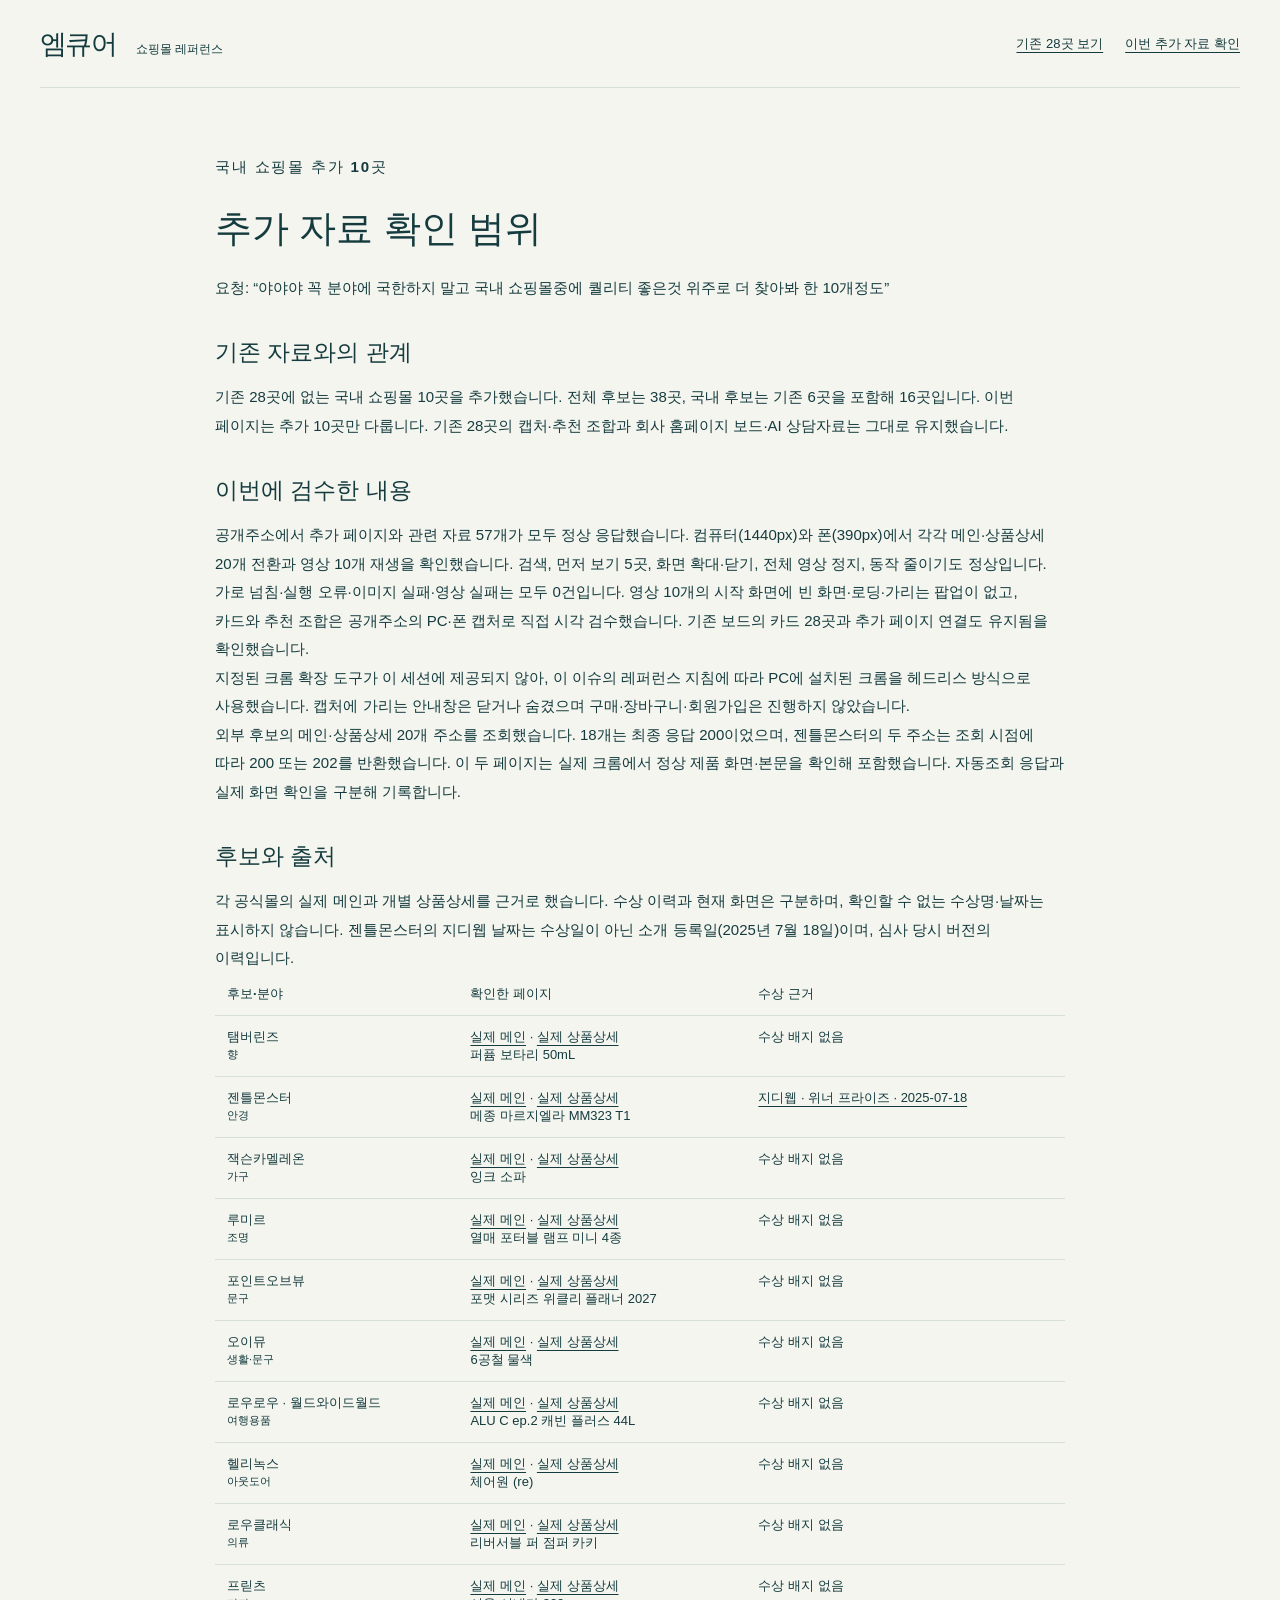
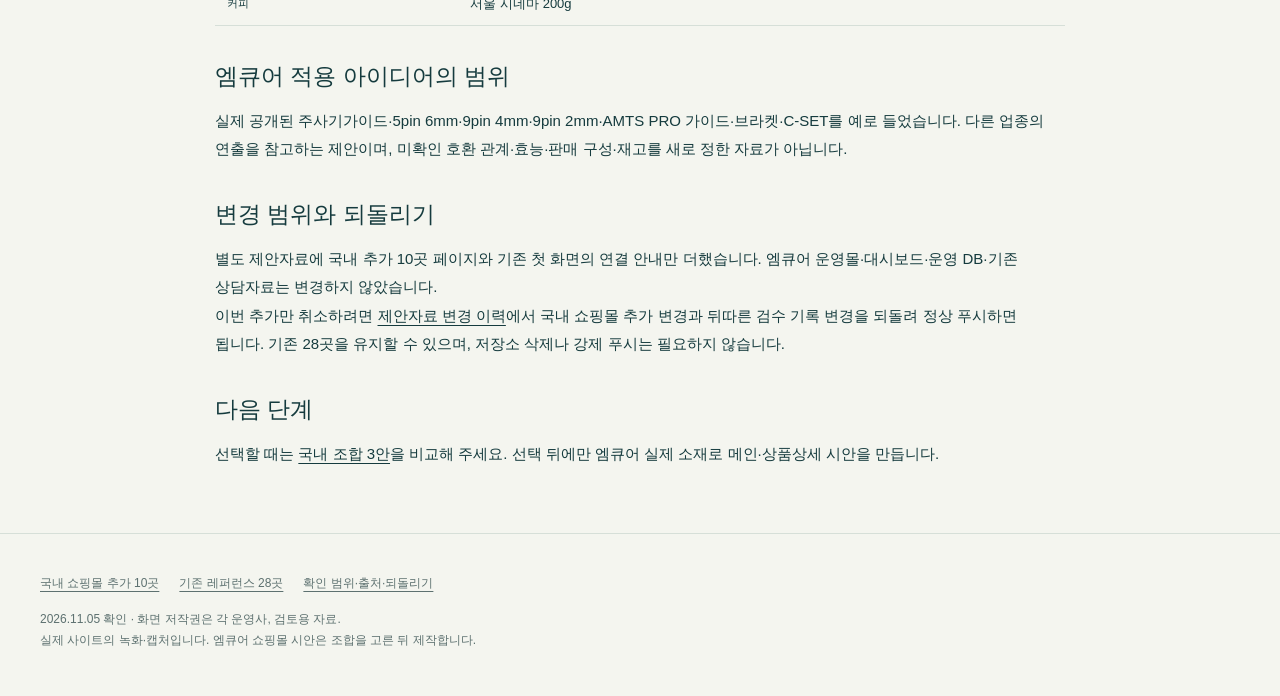
<file: korea-verification.html>
<!doctype html><html lang="ko"><head><meta charset="utf-8"><meta name="viewport" content="width=device-width,initial-scale=1"><meta name="robots" content="noindex,nofollow"><meta name="description" content="엠큐어 소모품 쇼핑몰의 메인과 상품상세 리뉴얼을 위한 실제 국내 추가 레퍼런스 10곳. 업종을 넓혀 메인·상품상세를 비교합니다."><meta name="theme-color" content="#153b3e"><title>엠큐어 · 국내 추가 10곳 확인 범위</title><link rel="stylesheet" href="style.css"><link rel="stylesheet" href="korea.css"></head><body><header class="top wrap"><a class="wordmark" href="./">엠큐어 <small>쇼핑몰 레퍼런스</small></a><nav class="toplinks" aria-label="관련 제안자료"><a href="./">기존 28곳 보기</a><a href="korea-verification.html">이번 추가 자료 확인</a></nav></header><main class="prose wrap"><p class="eyebrow">국내 쇼핑몰 추가 10곳</p><h1>추가 자료 확인 범위</h1><p>요청: “야야야 꼭 분야에 국한하지 말고 국내 쇼핑몰중에 퀄리티 좋은것 위주로 더 찾아봐 한 10개정도”</p><h2>기존 자료와의 관계</h2><p>기존 28곳에 없는 국내 쇼핑몰 10곳을 추가했습니다. 전체 후보는 38곳, 국내 후보는 기존 6곳을 포함해 16곳입니다. 이번 페이지는 추가 10곳만 다룹니다. 기존 28곳의 캡처·추천 조합과 회사 홈페이지 보드·AI 상담자료는 그대로 유지했습니다.</p><h2>이번에 검수한 내용</h2><p>공개주소에서 추가 페이지와 관련 자료 57개가 모두 정상 응답했습니다. 컴퓨터(1440px)와 폰(390px)에서 각각 메인·상품상세 20개 전환과 영상 10개 재생을 확인했습니다. 검색, 먼저 보기 5곳, 화면 확대·닫기, 전체 영상 정지, 동작 줄이기도 정상입니다. 가로 넘침·실행 오류·이미지 실패·영상 실패는 모두 0건입니다. 영상 10개의 시작 화면에 빈 화면·로딩·가리는 팝업이 없고, 카드와 추천 조합은 공개주소의 PC·폰 캡처로 직접 시각 검수했습니다. 기존 보드의 카드 28곳과 추가 페이지 연결도 유지됨을 확인했습니다.</p><p>지정된 크롬 확장 도구가 이 세션에 제공되지 않아, 이 이슈의 레퍼런스 지침에 따라 PC에 설치된 크롬을 헤드리스 방식으로 사용했습니다. 캡처에 가리는 안내창은 닫거나 숨겼으며 구매·장바구니·회원가입은 진행하지 않았습니다.</p><p>외부 후보의 메인·상품상세 20개 주소를 조회했습니다. 18개는 최종 응답 200이었으며, 젠틀몬스터의 두 주소는 조회 시점에 따라 200 또는 202를 반환했습니다. 이 두 페이지는 실제 크롬에서 정상 제품 화면·본문을 확인해 포함했습니다. 자동조회 응답과 실제 화면 확인을 구분해 기록합니다.</p><h2>후보와 출처</h2><p>각 공식몰의 실제 메인과 개별 상품상세를 근거로 했습니다. 수상 이력과 현재 화면은 구분하며, 확인할 수 없는 수상명·날짜는 표시하지 않습니다. 젠틀몬스터의 지디웹 날짜는 수상일이 아닌 소개 등록일(2025년 7월 18일)이며, 심사 당시 버전의 이력입니다.</p><div class="table-scroll"><table><thead><tr><th>후보·분야</th><th>확인한 페이지</th><th>수상 근거</th></tr></thead><tbody><tr><td>탬버린즈<br><small>향</small></td><td><a href="https://www.tamburins.com/kr/" target="_blank" rel="noopener">실제 메인</a> · <a href="https://www.tamburins.com/kr/item/12001506/" target="_blank" rel="noopener">실제 상품상세</a><br>퍼퓸 보타리 50mL</td><td>수상 배지 없음</td></tr><tr><td>젠틀몬스터<br><small>안경</small></td><td><a href="https://www.gentlemonster.com/kr/ko/" target="_blank" rel="noopener">실제 메인</a> · <a href="https://www.gentlemonster.com/kr/ko/item/S11005290/maisonmargiela-mm323t1" target="_blank" rel="noopener">실제 상품상세</a><br>메종 마르지엘라 MM323 T1</td><td><a href="https://www.gdweb.co.kr/sub/view.asp?Txt_fgbn=5&amp;str_no=25243">지디웹 · 위너 프라이즈 · 2025-07-18</a></td></tr><tr><td>잭슨카멜레온<br><small>가구</small></td><td><a href="https://jacksonchameleon.co.kr/" target="_blank" rel="noopener">실제 메인</a> · <a href="https://jacksonchameleon.co.kr/product/detail.html?product_no=4787" target="_blank" rel="noopener">실제 상품상세</a><br>잉크 소파</td><td>수상 배지 없음</td></tr><tr><td>루미르<br><small>조명</small></td><td><a href="https://lumir.co.kr/" target="_blank" rel="noopener">실제 메인</a> · <a href="https://lumir.co.kr/product/detail.html?product_no=268" target="_blank" rel="noopener">실제 상품상세</a><br>열매 포터블 램프 미니 4종</td><td>수상 배지 없음</td></tr><tr><td>포인트오브뷰<br><small>문구</small></td><td><a href="https://pointofview.kr/" target="_blank" rel="noopener">실제 메인</a> · <a href="https://pointofview.kr/product/detail.html?product_no=9702" target="_blank" rel="noopener">실제 상품상세</a><br>포맷 시리즈 위클리 플래너 2027</td><td>수상 배지 없음</td></tr><tr><td>오이뮤<br><small>생활·문구</small></td><td><a href="https://oimu-seoul.com/" target="_blank" rel="noopener">실제 메인</a> · <a href="https://oimu-seoul.com/product/detail.html?product_no=555" target="_blank" rel="noopener">실제 상품상세</a><br>6공철 물색</td><td>수상 배지 없음</td></tr><tr><td>로우로우 · 월드와이드월드<br><small>여행용품</small></td><td><a href="https://www.worldwideworld.kr/" target="_blank" rel="noopener">실제 메인</a> · <a href="https://www.worldwideworld.kr/product/detail.html?product_no=7548" target="_blank" rel="noopener">실제 상품상세</a><br>ALU C ep.2 캐빈 플러스 44L</td><td>수상 배지 없음</td></tr><tr><td>헬리녹스<br><small>아웃도어</small></td><td><a href="https://www.helinox.co.kr/" target="_blank" rel="noopener">실제 메인</a> · <a href="https://www.helinox.co.kr/shop/shopdetail.html?branduid=3554076" target="_blank" rel="noopener">실제 상품상세</a><br>체어원 (re)</td><td>수상 배지 없음</td></tr><tr><td>로우클래식<br><small>의류</small></td><td><a href="https://lowclassic.com/" target="_blank" rel="noopener">실제 메인</a> · <a href="https://lowclassic.com/product/detail.html?product_no=12307" target="_blank" rel="noopener">실제 상품상세</a><br>리버서블 퍼 점퍼 카키</td><td>수상 배지 없음</td></tr><tr><td>프릳츠<br><small>커피</small></td><td><a href="https://fritz.co.kr/" target="_blank" rel="noopener">실제 메인</a> · <a href="https://fritz.co.kr/product/detail.html?product_no=93" target="_blank" rel="noopener">실제 상품상세</a><br>서울 시네마 200g</td><td>수상 배지 없음</td></tr></tbody></table></div><h2>엠큐어 적용 아이디어의 범위</h2><p>실제 공개된 주사기가이드·5pin 6mm·9pin 4mm·9pin 2mm·AMTS PRO 가이드·브라켓·C-SET를 예로 들었습니다. 다른 업종의 연출을 참고하는 제안이며, 미확인 호환 관계·효능·판매 구성·재고를 새로 정한 자료가 아닙니다.</p><h2>변경 범위와 되돌리기</h2><p>별도 제안자료에 국내 추가 10곳 페이지와 기존 첫 화면의 연결 안내만 더했습니다. 엠큐어 운영몰·대시보드·운영 DB·기존 상담자료는 변경하지 않았습니다.</p><p>이번 추가만 취소하려면 <a href="https://github.com/HONEST-FAMILY/mcure-shop-references/commits/main/">제안자료 변경 이력</a>에서 국내 쇼핑몰 추가 변경과 뒤따른 검수 기록 변경을 되돌려 정상 푸시하면 됩니다. 기존 28곳을 유지할 수 있으며, 저장소 삭제나 강제 푸시는 필요하지 않습니다.</p><h2>다음 단계</h2><p>선택할 때는 <a href="korea.html#directions">국내 조합 3안</a>을 비교해 주세요. 선택 뒤에만 엠큐어 실제 소재로 메인·상품상세 시안을 만듭니다.</p></main><footer><div class="wrap"><nav><a href="korea.html">국내 쇼핑몰 추가 10곳</a><a href="./">기존 레퍼런스 28곳</a><a href="korea-verification.html">확인 범위·출처·되돌리기</a></nav><p>2026.11.05 확인 · 화면 저작권은 각 운영사, 검토용 자료.<br>실제 사이트의 녹화·캡처입니다. 엠큐어 쇼핑몰 시안은 조합을 고른 뒤 제작합니다.</p></div></footer><dialog class="dialog" id="media-dialog"><div class="dialog-head"><h2>실제 화면</h2><button class="dialog-close" type="button">닫기</button></div><div class="dialog-content"></div></dialog><script src="app.js"></script></body></html>
</file>
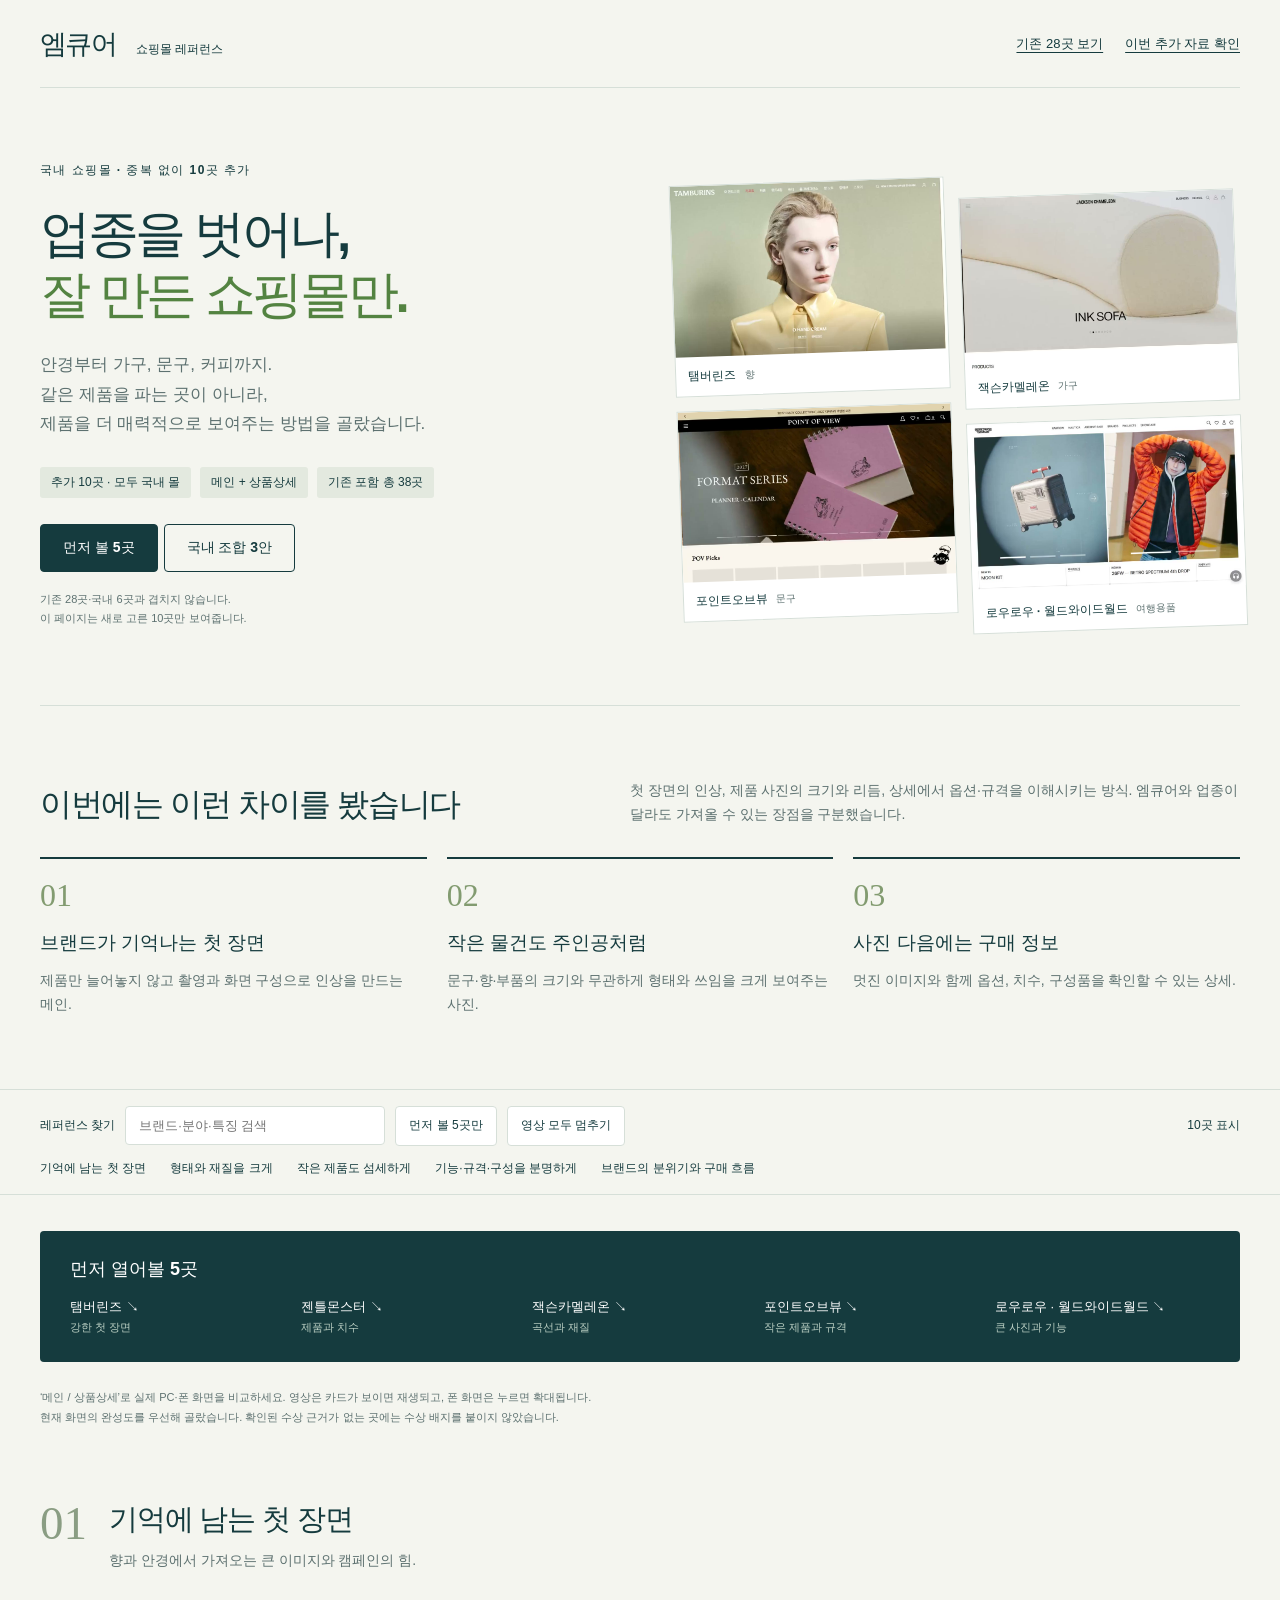
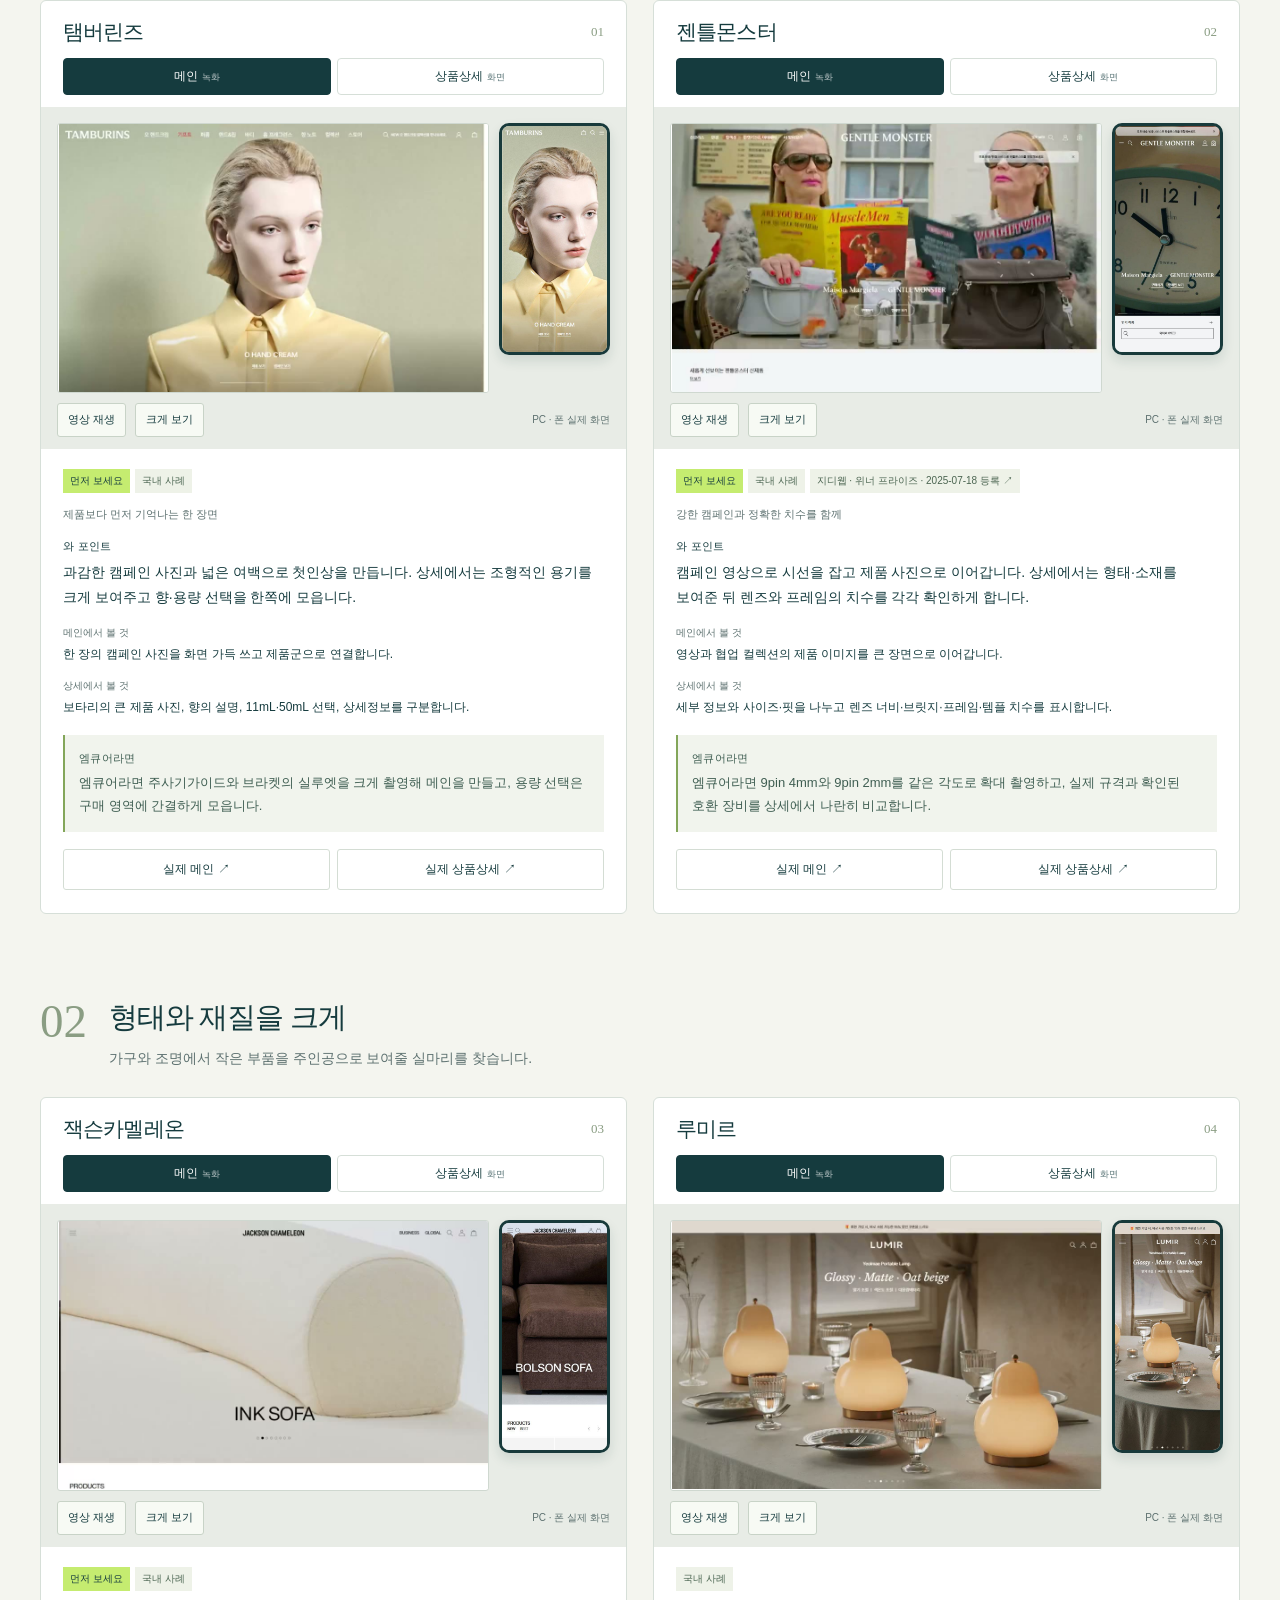
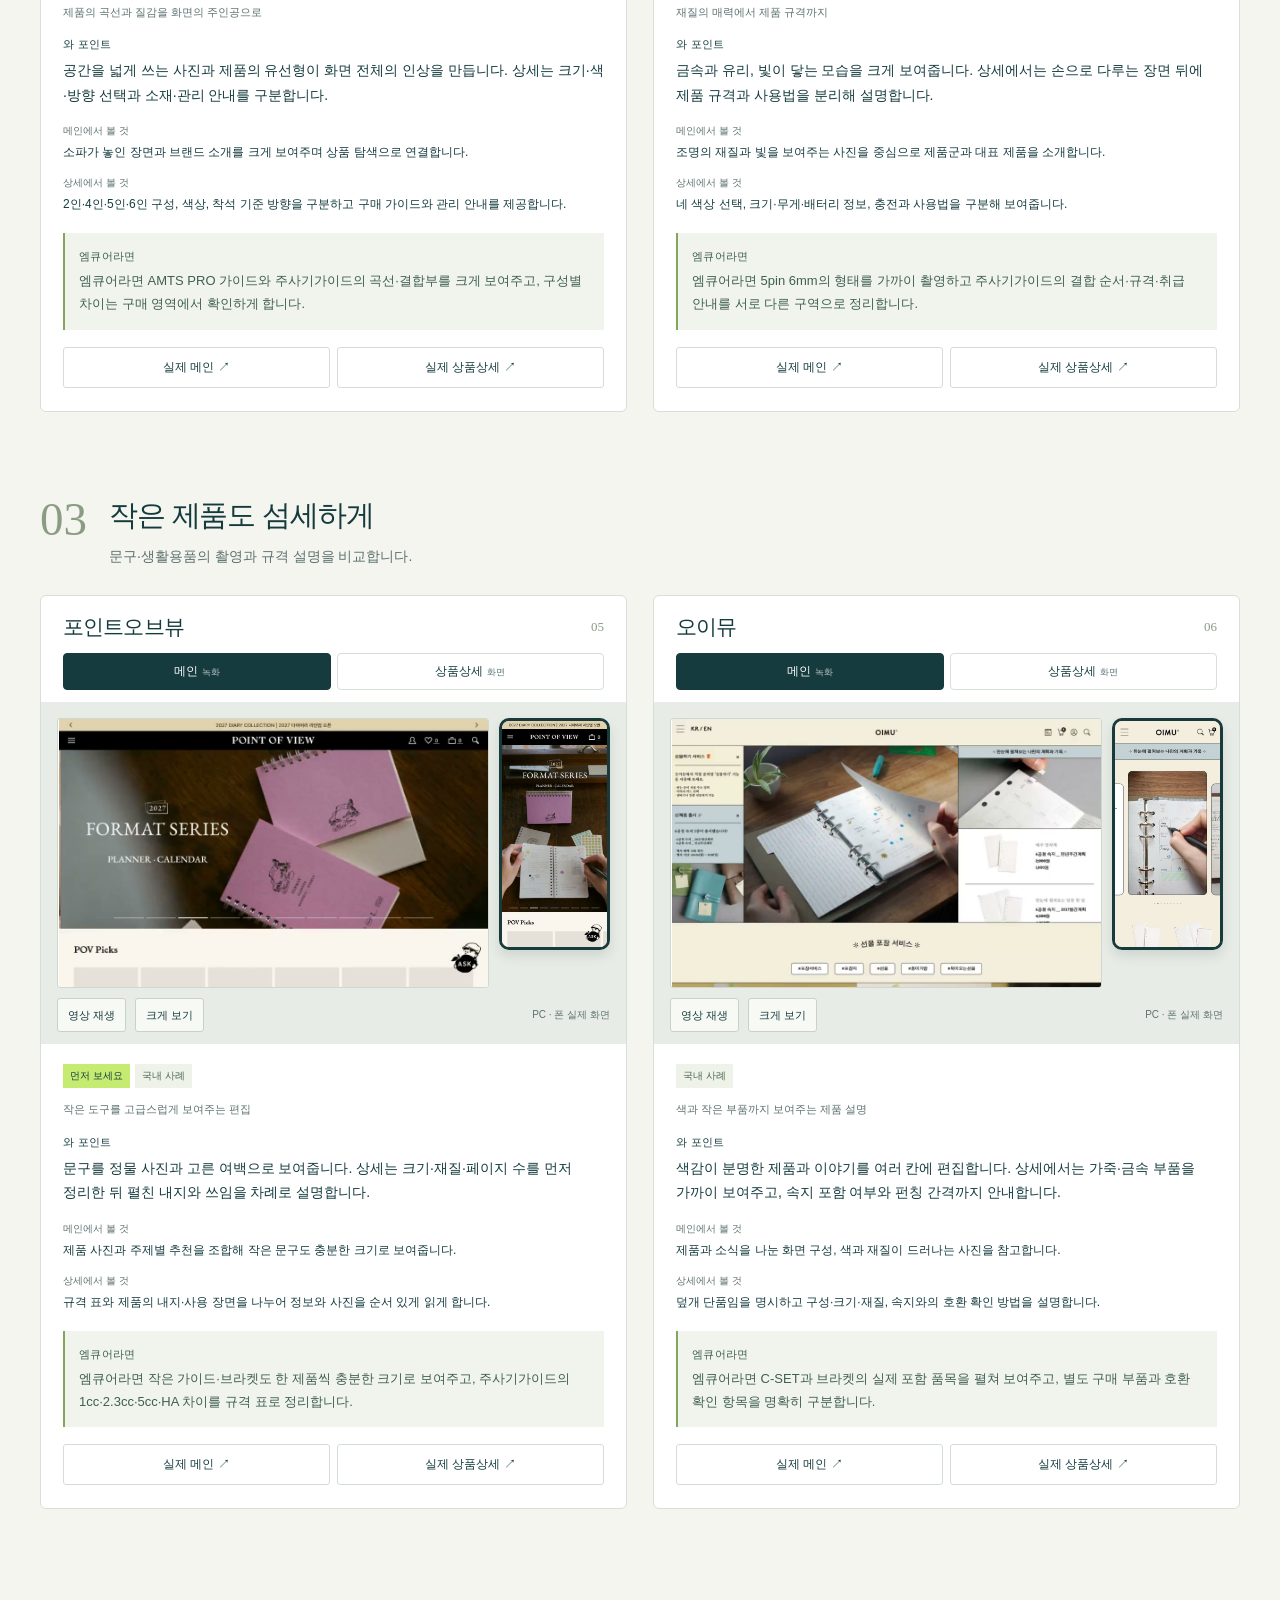
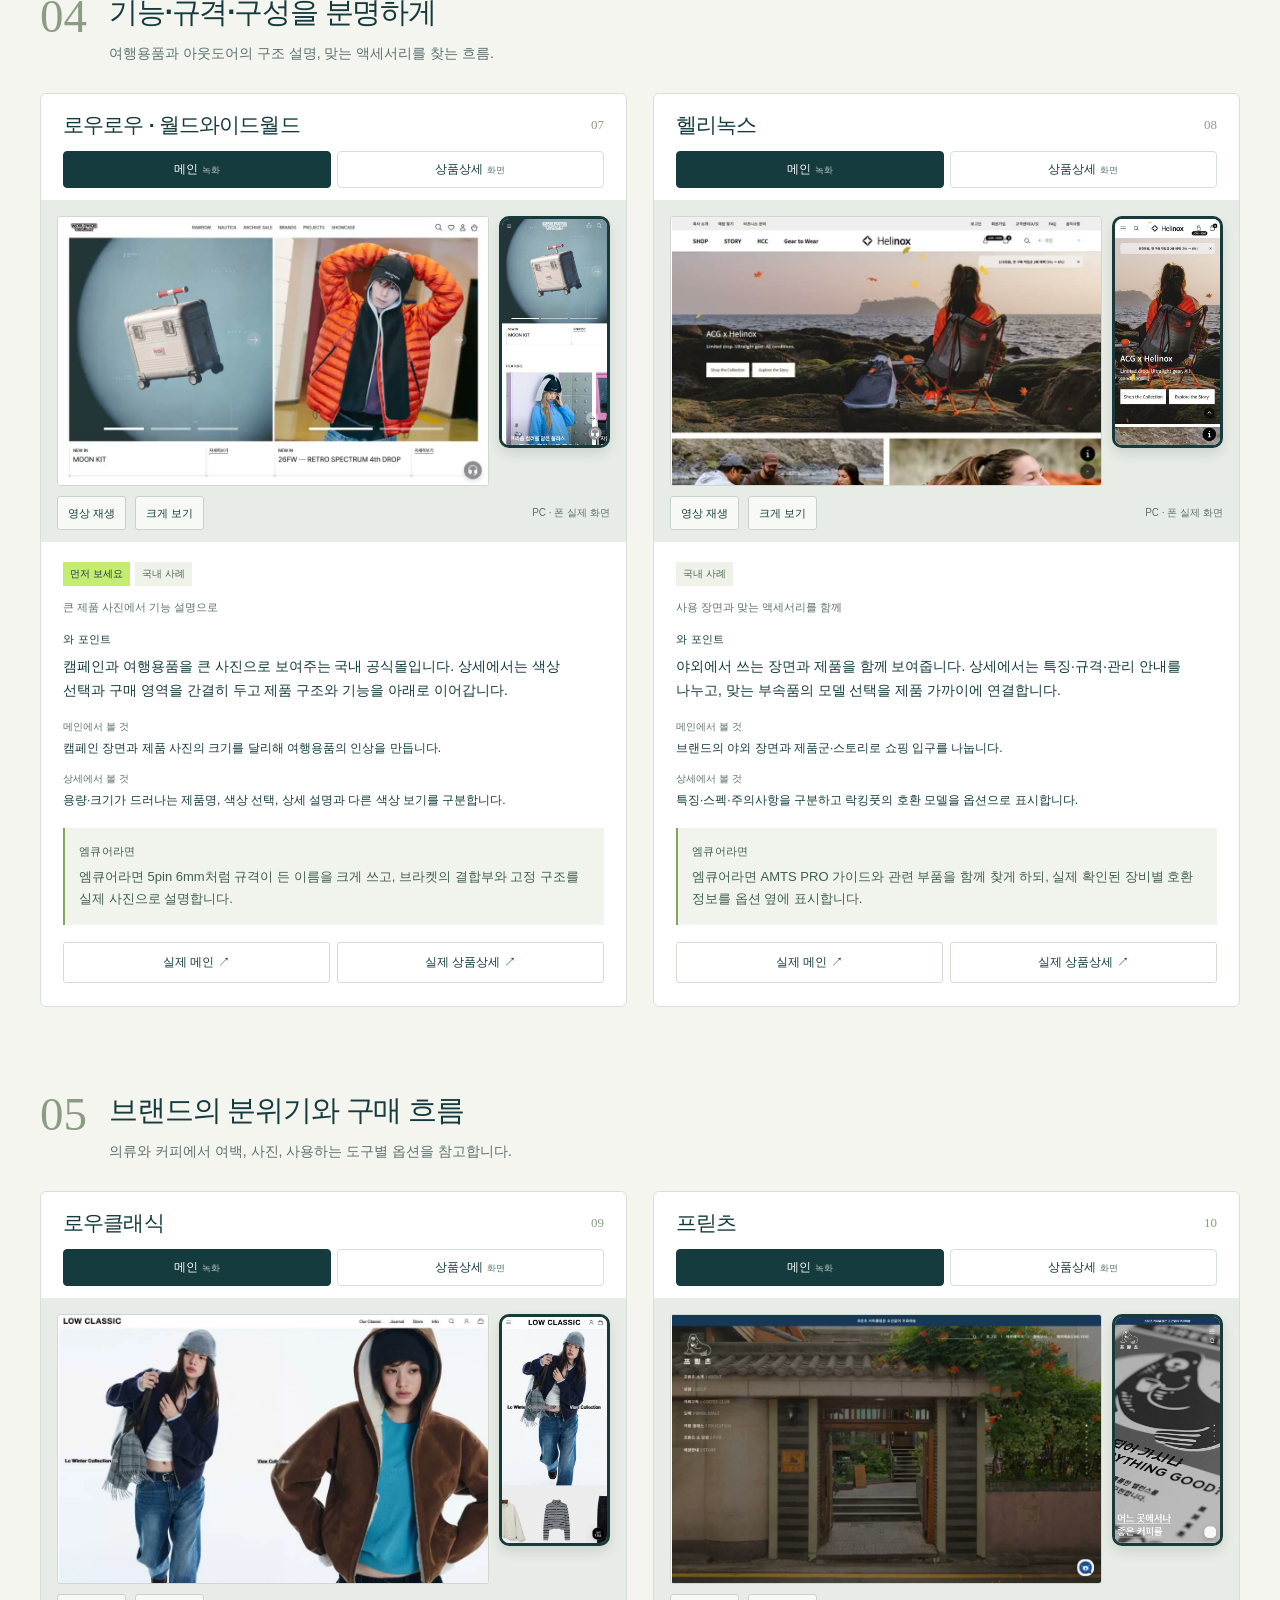
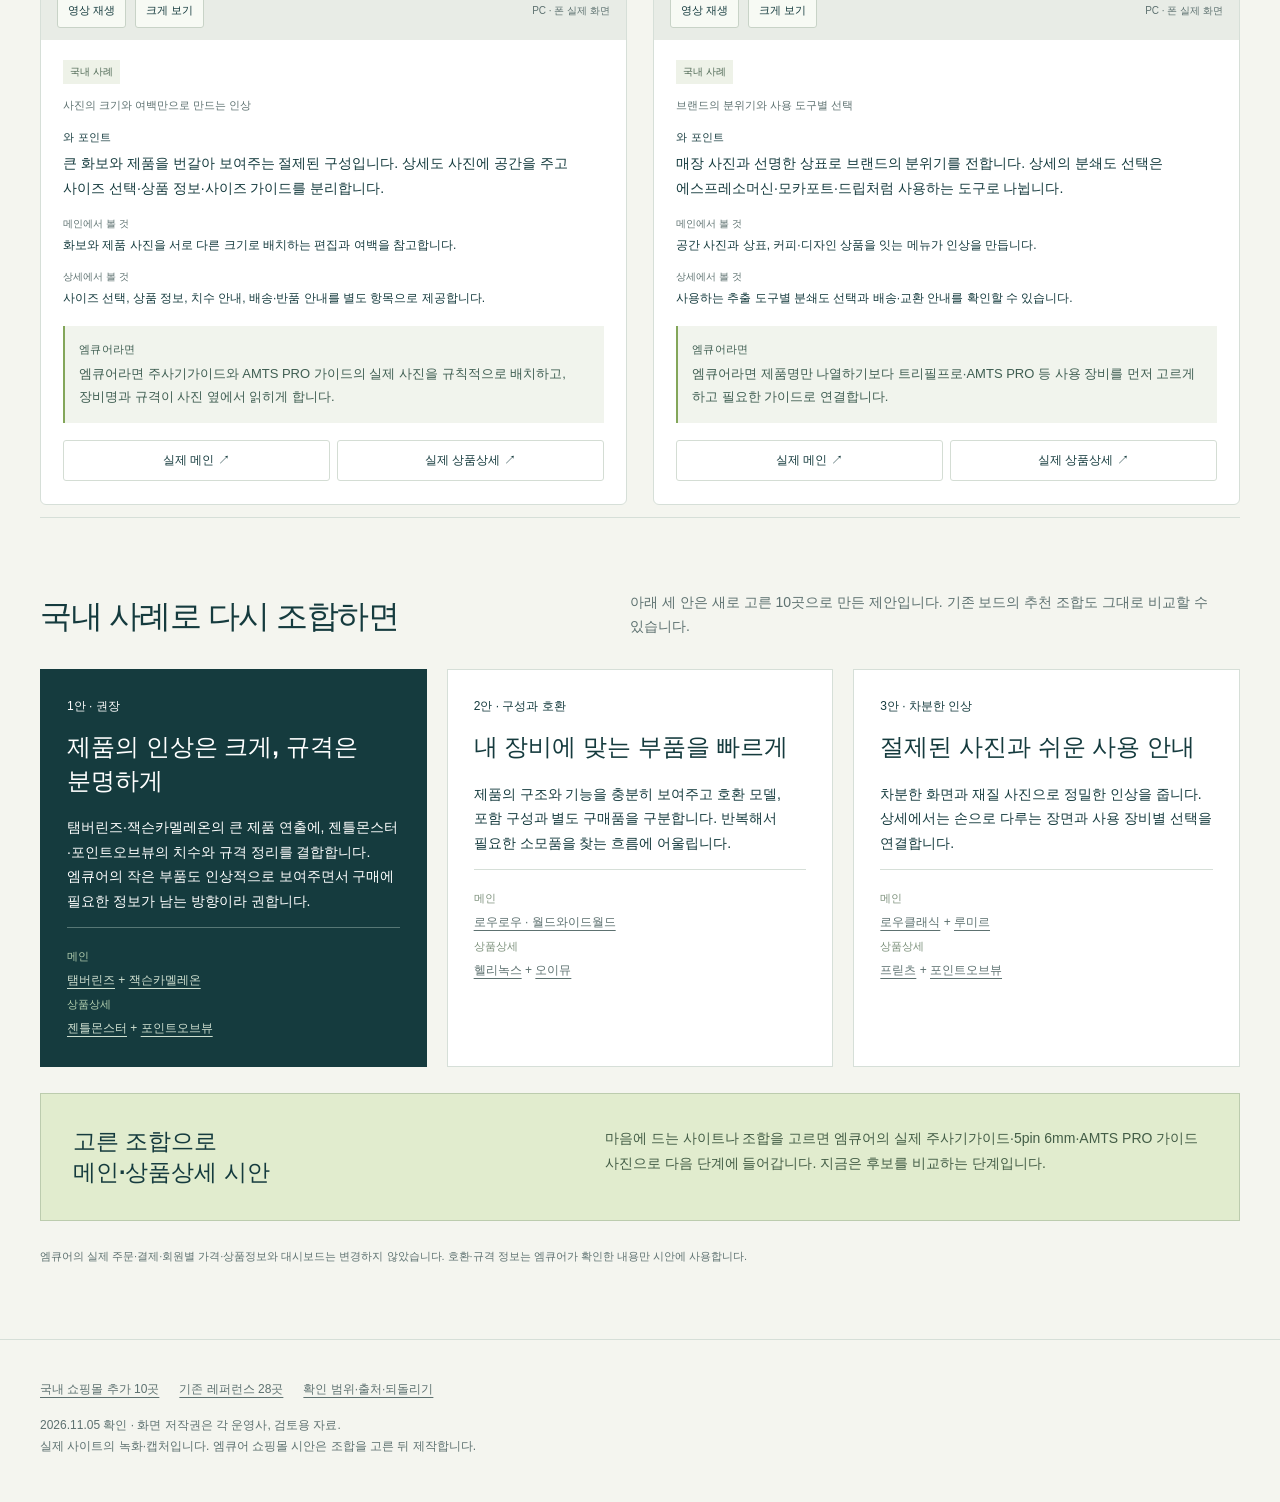
<file: korea.html>
<!doctype html><html lang="ko"><head><meta charset="utf-8"><meta name="viewport" content="width=device-width,initial-scale=1"><meta name="robots" content="noindex,nofollow"><meta name="description" content="엠큐어 소모품 쇼핑몰의 메인과 상품상세 리뉴얼을 위한 실제 국내 추가 레퍼런스 10곳. 업종을 넓혀 메인·상품상세를 비교합니다."><meta name="theme-color" content="#153b3e"><title>엠큐어 · 국내 쇼핑몰 추가 레퍼런스 10곳</title><link rel="stylesheet" href="style.css"><link rel="stylesheet" href="korea.css"></head><body><header class="top wrap"><a class="wordmark" href="./">엠큐어 <small>쇼핑몰 레퍼런스</small></a><nav class="toplinks" aria-label="관련 제안자료"><a href="./">기존 28곳 보기</a><a href="korea-verification.html">이번 추가 자료 확인</a></nav></header><main><section class="hero wrap extra-hero"><div><p class="eyebrow">국내 쇼핑몰 · 중복 없이 10곳 추가</p><h1>업종을 벗어나,<br><em>잘 만든 쇼핑몰만.</em></h1><p class="lead">안경부터 가구, 문구, 커피까지.<br>같은 제품을 파는 곳이 아니라,<br>제품을 더 매력적으로 보여주는 방법을 골랐습니다.</p><div class="hero-meta"><span>추가 10곳 · 모두 국내 몰</span><span>메인 + 상품상세</span><span>기존 포함 총 38곳</span></div><a class="cta" href="#picks">먼저 볼 5곳</a><a class="cta light" href="#directions">국내 조합 3안</a><p class="hero-caption">기존 28곳·국내 6곳과 겹치지 않습니다.<br>이 페이지는 새로 고른 10곳만 보여줍니다.</p></div><div class="extra-mosaic"><a href="#ref-tamburins"><img src="cap/tamburins-main.jpg" alt="탬버린즈 실제 메인"><span>탬버린즈 <small>향</small></span></a><a href="#ref-jackson"><img src="cap/jackson-main.jpg" alt="잭슨카멜레온 실제 메인"><span>잭슨카멜레온 <small>가구</small></span></a><a href="#ref-pointofview"><img src="cap/pointofview-main.jpg" alt="포인트오브뷰 실제 메인"><span>포인트오브뷰 <small>문구</small></span></a><a href="#ref-rawrow"><img src="cap/rawrow-main.jpg" alt="로우로우 · 월드와이드월드 실제 메인"><span>로우로우 · 월드와이드월드 <small>여행용품</small></span></a></div></section>
<section class="section wrap selection"><div class="section-head"><h2>이번에는 이런 차이를 봤습니다</h2><p>첫 장면의 인상, 제품 사진의 크기와 리듬, 상세에서 옵션·규격을 이해시키는 방식. 엠큐어와 업종이 달라도 가져올 수 있는 장점을 구분했습니다.</p></div><div class="devices"><article class="device"><span>01</span><h3>브랜드가 기억나는 첫 장면</h3><p>제품만 늘어놓지 않고 촬영과 화면 구성으로 인상을 만드는 메인.</p></article><article class="device"><span>02</span><h3>작은 물건도 주인공처럼</h3><p>문구·향·부품의 크기와 무관하게 형태와 쓰임을 크게 보여주는 사진.</p></article><article class="device"><span>03</span><h3>사진 다음에는 구매 정보</h3><p>멋진 이미지와 함께 옵션, 치수, 구성품을 확인할 수 있는 상세.</p></article></div></section>
<div class="navigator"><div class="wrap nav-inner"><div class="filters"><label for="ref-search">레퍼런스 찾기</label><input id="ref-search" type="search" placeholder="브랜드·분야·특징 검색"><button id="picks-only" type="button" aria-pressed="false">먼저 볼 5곳만</button><button id="motion-toggle" type="button" aria-pressed="false">영상 모두 멈추기</button><span id="result-count">10곳 표시</span></div><nav class="groupnav" aria-label="추가 사례 묶음"><a href="#g-impact">기억에 남는 첫 장면</a><a href="#g-form">형태와 재질을 크게</a><a href="#g-small">작은 제품도 섬세하게</a><a href="#g-structure">기능·규격·구성을 분명하게</a><a href="#g-mood">브랜드의 분위기와 구매 흐름</a></nav></div></div>
<div class="wrap"><aside class="picks" id="picks"><h2>먼저 열어볼 5곳</h2><div class="picklinks"><a href="#ref-tamburins">탬버린즈 ↘<small>강한 첫 장면</small></a><a href="#ref-gentlemonster">젠틀몬스터 ↘<small>제품과 치수</small></a><a href="#ref-jackson">잭슨카멜레온 ↘<small>곡선과 재질</small></a><a href="#ref-pointofview">포인트오브뷰 ↘<small>작은 제품과 규격</small></a><a href="#ref-rawrow">로우로우 · 월드와이드월드 ↘<small>큰 사진과 기능</small></a></div></aside><p class="award-note">‘메인 / 상품상세’로 실제 PC·폰 화면을 비교하세요. 영상은 카드가 보이면 재생되고, 폰 화면은 누르면 확대됩니다.<br>현재 화면의 완성도를 우선해 골랐습니다. 확인된 수상 근거가 없는 곳에는 수상 배지를 붙이지 않았습니다.</p><p id="empty" class="empty" hidden>조건에 맞는 사례가 없습니다. 검색어나 먼저 보기 조건을 해제해 주세요.</p><section class="group" id="g-impact"><div class="ghead"><span class="gnum">01</span><div><h2>기억에 남는 첫 장면</h2><p>향과 안경에서 가져오는 큰 이미지와 캠페인의 힘.</p></div></div><div class="cards"><article class="ref" id="ref-tamburins" data-pick="true"><div class="card-top"><h3>탬버린즈</h3><span class="index">01</span></div><div class="tabs" role="tablist" aria-label="탬버린즈 페이지 비교"><button type="button" data-panel="tamburins-main" role="tab" aria-controls="tamburins-main" aria-selected="true">메인<small>녹화</small></button><button type="button" data-panel="tamburins-detail" role="tab" aria-controls="tamburins-detail" aria-selected="false">상품상세<small>화면</small></button></div><div class="panel" id="tamburins-main" role="tabpanel" ><div class="media-stage"><div class="desktop"><video muted playsinline loop preload="none" poster="cap/tamburins-main.jpg" data-src="cap/tamburins-main.mp4" aria-label="탬버린즈 메인 실제 녹화"></video></div><img class="phone" loading="lazy" src="cap/tamburins-main_m.jpg" alt="탬버린즈 메인 폰 화면"></div><div class="media-controls"><button type="button" data-play>영상 재생</button><button type="button" data-enlarge="탬버린즈 · 메인">크게 보기</button><span>PC · 폰 실제 화면</span></div></div><div class="panel" id="tamburins-detail" role="tabpanel" hidden><div class="media-stage"><div class="desktop"><img src="cap/tamburins-detail.jpg" alt="탬버린즈 상품상세 PC 화면" loading="lazy"></div><img class="phone" loading="lazy" src="cap/tamburins-detail_m.jpg" alt="탬버린즈 상품상세 폰 화면"></div><div class="media-controls"><button type="button" data-enlarge="탬버린즈 · 상품상세">크게 보기</button><span>PC · 폰 실제 화면</span></div></div><div class="body"><div class="badges"><span class="badge pick">먼저 보세요</span><span class="badge">국내 사례</span></div><p class="meta">제품보다 먼저 기억나는 한 장면</p><p class="wow"><b>와 포인트</b>과감한 캠페인 사진과 넓은 여백으로 첫인상을 만듭니다. 상세에서는 조형적인 용기를 크게 보여주고 향·용량 선택을 한쪽에 모읍니다.</p><dl class="page-notes"><div><dt>메인에서 볼 것</dt><dd>한 장의 캠페인 사진을 화면 가득 쓰고 제품군으로 연결합니다.</dd></div><div><dt>상세에서 볼 것</dt><dd>보타리의 큰 제품 사진, 향의 설명, 11mL·50mL 선택, 상세정보를 구분합니다.</dd></div></dl><p class="map"><b>엠큐어라면</b>엠큐어라면 주사기가이드와 브라켓의 실루엣을 크게 촬영해 메인을 만들고, 용량 선택은 구매 영역에 간결하게 모읍니다.</p><div class="links"><a href="https://www.tamburins.com/kr/" target="_blank" rel="noopener">실제 메인 ↗</a><a href="https://www.tamburins.com/kr/item/12001506/" target="_blank" rel="noopener">실제 상품상세 ↗</a></div></div></article><article class="ref" id="ref-gentlemonster" data-pick="true"><div class="card-top"><h3>젠틀몬스터</h3><span class="index">02</span></div><div class="tabs" role="tablist" aria-label="젠틀몬스터 페이지 비교"><button type="button" data-panel="gentlemonster-main" role="tab" aria-controls="gentlemonster-main" aria-selected="true">메인<small>녹화</small></button><button type="button" data-panel="gentlemonster-detail" role="tab" aria-controls="gentlemonster-detail" aria-selected="false">상품상세<small>화면</small></button></div><div class="panel" id="gentlemonster-main" role="tabpanel" ><div class="media-stage"><div class="desktop"><video muted playsinline loop preload="none" poster="cap/gentlemonster-main.jpg" data-src="cap/gentlemonster-main.mp4" aria-label="젠틀몬스터 메인 실제 녹화"></video></div><img class="phone" loading="lazy" src="cap/gentlemonster-main_m.jpg" alt="젠틀몬스터 메인 폰 화면"></div><div class="media-controls"><button type="button" data-play>영상 재생</button><button type="button" data-enlarge="젠틀몬스터 · 메인">크게 보기</button><span>PC · 폰 실제 화면</span></div></div><div class="panel" id="gentlemonster-detail" role="tabpanel" hidden><div class="media-stage"><div class="desktop"><img src="cap/gentlemonster-detail.jpg" alt="젠틀몬스터 상품상세 PC 화면" loading="lazy"></div><img class="phone" loading="lazy" src="cap/gentlemonster-detail_m.jpg" alt="젠틀몬스터 상품상세 폰 화면"></div><div class="media-controls"><button type="button" data-enlarge="젠틀몬스터 · 상품상세">크게 보기</button><span>PC · 폰 실제 화면</span></div></div><div class="body"><div class="badges"><span class="badge pick">먼저 보세요</span><span class="badge">국내 사례</span><a class="badge" href="https://www.gdweb.co.kr/sub/view.asp?Txt_fgbn=5&amp;str_no=25243" target="_blank" rel="noopener">지디웹 · 위너 프라이즈 · 2025-07-18 등록 ↗</a></div><p class="meta">강한 캠페인과 정확한 치수를 함께</p><p class="wow"><b>와 포인트</b>캠페인 영상으로 시선을 잡고 제품 사진으로 이어갑니다. 상세에서는 형태·소재를 보여준 뒤 렌즈와 프레임의 치수를 각각 확인하게 합니다.</p><dl class="page-notes"><div><dt>메인에서 볼 것</dt><dd>영상과 협업 컬렉션의 제품 이미지를 큰 장면으로 이어갑니다.</dd></div><div><dt>상세에서 볼 것</dt><dd>세부 정보와 사이즈·핏을 나누고 렌즈 너비·브릿지·프레임·템플 치수를 표시합니다.</dd></div></dl><p class="map"><b>엠큐어라면</b>엠큐어라면 9pin 4mm와 9pin 2mm를 같은 각도로 확대 촬영하고, 실제 규격과 확인된 호환 장비를 상세에서 나란히 비교합니다.</p><div class="links"><a href="https://www.gentlemonster.com/kr/ko/" target="_blank" rel="noopener">실제 메인 ↗</a><a href="https://www.gentlemonster.com/kr/ko/item/S11005290/maisonmargiela-mm323t1" target="_blank" rel="noopener">실제 상품상세 ↗</a></div></div></article></div></section><section class="group" id="g-form"><div class="ghead"><span class="gnum">02</span><div><h2>형태와 재질을 크게</h2><p>가구와 조명에서 작은 부품을 주인공으로 보여줄 실마리를 찾습니다.</p></div></div><div class="cards"><article class="ref" id="ref-jackson" data-pick="true"><div class="card-top"><h3>잭슨카멜레온</h3><span class="index">03</span></div><div class="tabs" role="tablist" aria-label="잭슨카멜레온 페이지 비교"><button type="button" data-panel="jackson-main" role="tab" aria-controls="jackson-main" aria-selected="true">메인<small>녹화</small></button><button type="button" data-panel="jackson-detail" role="tab" aria-controls="jackson-detail" aria-selected="false">상품상세<small>화면</small></button></div><div class="panel" id="jackson-main" role="tabpanel" ><div class="media-stage"><div class="desktop"><video muted playsinline loop preload="none" poster="cap/jackson-main.jpg" data-src="cap/jackson-main.mp4" aria-label="잭슨카멜레온 메인 실제 녹화"></video></div><img class="phone" loading="lazy" src="cap/jackson-main_m.jpg" alt="잭슨카멜레온 메인 폰 화면"></div><div class="media-controls"><button type="button" data-play>영상 재생</button><button type="button" data-enlarge="잭슨카멜레온 · 메인">크게 보기</button><span>PC · 폰 실제 화면</span></div></div><div class="panel" id="jackson-detail" role="tabpanel" hidden><div class="media-stage"><div class="desktop"><img src="cap/jackson-detail.jpg" alt="잭슨카멜레온 상품상세 PC 화면" loading="lazy"></div><img class="phone" loading="lazy" src="cap/jackson-detail_m.jpg" alt="잭슨카멜레온 상품상세 폰 화면"></div><div class="media-controls"><button type="button" data-enlarge="잭슨카멜레온 · 상품상세">크게 보기</button><span>PC · 폰 실제 화면</span></div></div><div class="body"><div class="badges"><span class="badge pick">먼저 보세요</span><span class="badge">국내 사례</span></div><p class="meta">제품의 곡선과 질감을 화면의 주인공으로</p><p class="wow"><b>와 포인트</b>공간을 넓게 쓰는 사진과 제품의 유선형이 화면 전체의 인상을 만듭니다. 상세는 크기·색·방향 선택과 소재·관리 안내를 구분합니다.</p><dl class="page-notes"><div><dt>메인에서 볼 것</dt><dd>소파가 놓인 장면과 브랜드 소개를 크게 보여주며 상품 탐색으로 연결합니다.</dd></div><div><dt>상세에서 볼 것</dt><dd>2인·4인·5인·6인 구성, 색상, 착석 기준 방향을 구분하고 구매 가이드와 관리 안내를 제공합니다.</dd></div></dl><p class="map"><b>엠큐어라면</b>엠큐어라면 AMTS PRO 가이드와 주사기가이드의 곡선·결합부를 크게 보여주고, 구성별 차이는 구매 영역에서 확인하게 합니다.</p><div class="links"><a href="https://jacksonchameleon.co.kr/" target="_blank" rel="noopener">실제 메인 ↗</a><a href="https://jacksonchameleon.co.kr/product/detail.html?product_no=4787" target="_blank" rel="noopener">실제 상품상세 ↗</a></div></div></article><article class="ref" id="ref-lumir" data-pick="false"><div class="card-top"><h3>루미르</h3><span class="index">04</span></div><div class="tabs" role="tablist" aria-label="루미르 페이지 비교"><button type="button" data-panel="lumir-main" role="tab" aria-controls="lumir-main" aria-selected="true">메인<small>녹화</small></button><button type="button" data-panel="lumir-detail" role="tab" aria-controls="lumir-detail" aria-selected="false">상품상세<small>화면</small></button></div><div class="panel" id="lumir-main" role="tabpanel" ><div class="media-stage"><div class="desktop"><video muted playsinline loop preload="none" poster="cap/lumir-main.jpg" data-src="cap/lumir-main.mp4" aria-label="루미르 메인 실제 녹화"></video></div><img class="phone" loading="lazy" src="cap/lumir-main_m.jpg" alt="루미르 메인 폰 화면"></div><div class="media-controls"><button type="button" data-play>영상 재생</button><button type="button" data-enlarge="루미르 · 메인">크게 보기</button><span>PC · 폰 실제 화면</span></div></div><div class="panel" id="lumir-detail" role="tabpanel" hidden><div class="media-stage"><div class="desktop"><img src="cap/lumir-detail.jpg" alt="루미르 상품상세 PC 화면" loading="lazy"></div><img class="phone" loading="lazy" src="cap/lumir-detail_m.jpg" alt="루미르 상품상세 폰 화면"></div><div class="media-controls"><button type="button" data-enlarge="루미르 · 상품상세">크게 보기</button><span>PC · 폰 실제 화면</span></div></div><div class="body"><div class="badges"><span class="badge">국내 사례</span></div><p class="meta">재질의 매력에서 제품 규격까지</p><p class="wow"><b>와 포인트</b>금속과 유리, 빛이 닿는 모습을 크게 보여줍니다. 상세에서는 손으로 다루는 장면 뒤에 제품 규격과 사용법을 분리해 설명합니다.</p><dl class="page-notes"><div><dt>메인에서 볼 것</dt><dd>조명의 재질과 빛을 보여주는 사진을 중심으로 제품군과 대표 제품을 소개합니다.</dd></div><div><dt>상세에서 볼 것</dt><dd>네 색상 선택, 크기·무게·배터리 정보, 충전과 사용법을 구분해 보여줍니다.</dd></div></dl><p class="map"><b>엠큐어라면</b>엠큐어라면 5pin 6mm의 형태를 가까이 촬영하고 주사기가이드의 결합 순서·규격·취급 안내를 서로 다른 구역으로 정리합니다.</p><div class="links"><a href="https://lumir.co.kr/" target="_blank" rel="noopener">실제 메인 ↗</a><a href="https://lumir.co.kr/product/detail.html?product_no=268" target="_blank" rel="noopener">실제 상품상세 ↗</a></div></div></article></div></section><section class="group" id="g-small"><div class="ghead"><span class="gnum">03</span><div><h2>작은 제품도 섬세하게</h2><p>문구·생활용품의 촬영과 규격 설명을 비교합니다.</p></div></div><div class="cards"><article class="ref" id="ref-pointofview" data-pick="true"><div class="card-top"><h3>포인트오브뷰</h3><span class="index">05</span></div><div class="tabs" role="tablist" aria-label="포인트오브뷰 페이지 비교"><button type="button" data-panel="pointofview-main" role="tab" aria-controls="pointofview-main" aria-selected="true">메인<small>녹화</small></button><button type="button" data-panel="pointofview-detail" role="tab" aria-controls="pointofview-detail" aria-selected="false">상품상세<small>화면</small></button></div><div class="panel" id="pointofview-main" role="tabpanel" ><div class="media-stage"><div class="desktop"><video muted playsinline loop preload="none" poster="cap/pointofview-main.jpg" data-src="cap/pointofview-main.mp4" aria-label="포인트오브뷰 메인 실제 녹화"></video></div><img class="phone" loading="lazy" src="cap/pointofview-main_m.jpg" alt="포인트오브뷰 메인 폰 화면"></div><div class="media-controls"><button type="button" data-play>영상 재생</button><button type="button" data-enlarge="포인트오브뷰 · 메인">크게 보기</button><span>PC · 폰 실제 화면</span></div></div><div class="panel" id="pointofview-detail" role="tabpanel" hidden><div class="media-stage"><div class="desktop"><img src="cap/pointofview-detail.jpg" alt="포인트오브뷰 상품상세 PC 화면" loading="lazy"></div><img class="phone" loading="lazy" src="cap/pointofview-detail_m.jpg" alt="포인트오브뷰 상품상세 폰 화면"></div><div class="media-controls"><button type="button" data-enlarge="포인트오브뷰 · 상품상세">크게 보기</button><span>PC · 폰 실제 화면</span></div></div><div class="body"><div class="badges"><span class="badge pick">먼저 보세요</span><span class="badge">국내 사례</span></div><p class="meta">작은 도구를 고급스럽게 보여주는 편집</p><p class="wow"><b>와 포인트</b>문구를 정물 사진과 고른 여백으로 보여줍니다. 상세는 크기·재질·페이지 수를 먼저 정리한 뒤 펼친 내지와 쓰임을 차례로 설명합니다.</p><dl class="page-notes"><div><dt>메인에서 볼 것</dt><dd>제품 사진과 주제별 추천을 조합해 작은 문구도 충분한 크기로 보여줍니다.</dd></div><div><dt>상세에서 볼 것</dt><dd>규격 표와 제품의 내지·사용 장면을 나누어 정보와 사진을 순서 있게 읽게 합니다.</dd></div></dl><p class="map"><b>엠큐어라면</b>엠큐어라면 작은 가이드·브라켓도 한 제품씩 충분한 크기로 보여주고, 주사기가이드의 1cc·2.3cc·5cc·HA 차이를 규격 표로 정리합니다.</p><div class="links"><a href="https://pointofview.kr/" target="_blank" rel="noopener">실제 메인 ↗</a><a href="https://pointofview.kr/product/detail.html?product_no=9702" target="_blank" rel="noopener">실제 상품상세 ↗</a></div></div></article><article class="ref" id="ref-oimu" data-pick="false"><div class="card-top"><h3>오이뮤</h3><span class="index">06</span></div><div class="tabs" role="tablist" aria-label="오이뮤 페이지 비교"><button type="button" data-panel="oimu-main" role="tab" aria-controls="oimu-main" aria-selected="true">메인<small>녹화</small></button><button type="button" data-panel="oimu-detail" role="tab" aria-controls="oimu-detail" aria-selected="false">상품상세<small>화면</small></button></div><div class="panel" id="oimu-main" role="tabpanel" ><div class="media-stage"><div class="desktop"><video muted playsinline loop preload="none" poster="cap/oimu-main.jpg" data-src="cap/oimu-main.mp4" aria-label="오이뮤 메인 실제 녹화"></video></div><img class="phone" loading="lazy" src="cap/oimu-main_m.jpg" alt="오이뮤 메인 폰 화면"></div><div class="media-controls"><button type="button" data-play>영상 재생</button><button type="button" data-enlarge="오이뮤 · 메인">크게 보기</button><span>PC · 폰 실제 화면</span></div></div><div class="panel" id="oimu-detail" role="tabpanel" hidden><div class="media-stage"><div class="desktop"><img src="cap/oimu-detail.jpg" alt="오이뮤 상품상세 PC 화면" loading="lazy"></div><img class="phone" loading="lazy" src="cap/oimu-detail_m.jpg" alt="오이뮤 상품상세 폰 화면"></div><div class="media-controls"><button type="button" data-enlarge="오이뮤 · 상품상세">크게 보기</button><span>PC · 폰 실제 화면</span></div></div><div class="body"><div class="badges"><span class="badge">국내 사례</span></div><p class="meta">색과 작은 부품까지 보여주는 제품 설명</p><p class="wow"><b>와 포인트</b>색감이 분명한 제품과 이야기를 여러 칸에 편집합니다. 상세에서는 가죽·금속 부품을 가까이 보여주고, 속지 포함 여부와 펀칭 간격까지 안내합니다.</p><dl class="page-notes"><div><dt>메인에서 볼 것</dt><dd>제품과 소식을 나눈 화면 구성, 색과 재질이 드러나는 사진을 참고합니다.</dd></div><div><dt>상세에서 볼 것</dt><dd>덮개 단품임을 명시하고 구성·크기·재질, 속지와의 호환 확인 방법을 설명합니다.</dd></div></dl><p class="map"><b>엠큐어라면</b>엠큐어라면 C-SET과 브라켓의 실제 포함 품목을 펼쳐 보여주고, 별도 구매 부품과 호환 확인 항목을 명확히 구분합니다.</p><div class="links"><a href="https://oimu-seoul.com/" target="_blank" rel="noopener">실제 메인 ↗</a><a href="https://oimu-seoul.com/product/detail.html?product_no=555" target="_blank" rel="noopener">실제 상품상세 ↗</a></div></div></article></div></section><section class="group" id="g-structure"><div class="ghead"><span class="gnum">04</span><div><h2>기능·규격·구성을 분명하게</h2><p>여행용품과 아웃도어의 구조 설명, 맞는 액세서리를 찾는 흐름.</p></div></div><div class="cards"><article class="ref" id="ref-rawrow" data-pick="true"><div class="card-top"><h3>로우로우 · 월드와이드월드</h3><span class="index">07</span></div><div class="tabs" role="tablist" aria-label="로우로우 · 월드와이드월드 페이지 비교"><button type="button" data-panel="rawrow-main" role="tab" aria-controls="rawrow-main" aria-selected="true">메인<small>녹화</small></button><button type="button" data-panel="rawrow-detail" role="tab" aria-controls="rawrow-detail" aria-selected="false">상품상세<small>화면</small></button></div><div class="panel" id="rawrow-main" role="tabpanel" ><div class="media-stage"><div class="desktop"><video muted playsinline loop preload="none" poster="cap/rawrow-main.jpg" data-src="cap/rawrow-main.mp4" aria-label="로우로우 · 월드와이드월드 메인 실제 녹화"></video></div><img class="phone" loading="lazy" src="cap/rawrow-main_m.jpg" alt="로우로우 · 월드와이드월드 메인 폰 화면"></div><div class="media-controls"><button type="button" data-play>영상 재생</button><button type="button" data-enlarge="로우로우 · 월드와이드월드 · 메인">크게 보기</button><span>PC · 폰 실제 화면</span></div></div><div class="panel" id="rawrow-detail" role="tabpanel" hidden><div class="media-stage"><div class="desktop"><img src="cap/rawrow-detail.jpg" alt="로우로우 · 월드와이드월드 상품상세 PC 화면" loading="lazy"></div><img class="phone" loading="lazy" src="cap/rawrow-detail_m.jpg" alt="로우로우 · 월드와이드월드 상품상세 폰 화면"></div><div class="media-controls"><button type="button" data-enlarge="로우로우 · 월드와이드월드 · 상품상세">크게 보기</button><span>PC · 폰 실제 화면</span></div></div><div class="body"><div class="badges"><span class="badge pick">먼저 보세요</span><span class="badge">국내 사례</span></div><p class="meta">큰 제품 사진에서 기능 설명으로</p><p class="wow"><b>와 포인트</b>캠페인과 여행용품을 큰 사진으로 보여주는 국내 공식몰입니다. 상세에서는 색상 선택과 구매 영역을 간결히 두고 제품 구조와 기능을 아래로 이어갑니다.</p><dl class="page-notes"><div><dt>메인에서 볼 것</dt><dd>캠페인 장면과 제품 사진의 크기를 달리해 여행용품의 인상을 만듭니다.</dd></div><div><dt>상세에서 볼 것</dt><dd>용량·크기가 드러나는 제품명, 색상 선택, 상세 설명과 다른 색상 보기를 구분합니다.</dd></div></dl><p class="map"><b>엠큐어라면</b>엠큐어라면 5pin 6mm처럼 규격이 든 이름을 크게 쓰고, 브라켓의 결합부와 고정 구조를 실제 사진으로 설명합니다.</p><div class="links"><a href="https://www.worldwideworld.kr/" target="_blank" rel="noopener">실제 메인 ↗</a><a href="https://www.worldwideworld.kr/product/detail.html?product_no=7548" target="_blank" rel="noopener">실제 상품상세 ↗</a></div></div></article><article class="ref" id="ref-helinox" data-pick="false"><div class="card-top"><h3>헬리녹스</h3><span class="index">08</span></div><div class="tabs" role="tablist" aria-label="헬리녹스 페이지 비교"><button type="button" data-panel="helinox-main" role="tab" aria-controls="helinox-main" aria-selected="true">메인<small>녹화</small></button><button type="button" data-panel="helinox-detail" role="tab" aria-controls="helinox-detail" aria-selected="false">상품상세<small>화면</small></button></div><div class="panel" id="helinox-main" role="tabpanel" ><div class="media-stage"><div class="desktop"><video muted playsinline loop preload="none" poster="cap/helinox-main.jpg" data-src="cap/helinox-main.mp4" aria-label="헬리녹스 메인 실제 녹화"></video></div><img class="phone" loading="lazy" src="cap/helinox-main_m.jpg" alt="헬리녹스 메인 폰 화면"></div><div class="media-controls"><button type="button" data-play>영상 재생</button><button type="button" data-enlarge="헬리녹스 · 메인">크게 보기</button><span>PC · 폰 실제 화면</span></div></div><div class="panel" id="helinox-detail" role="tabpanel" hidden><div class="media-stage"><div class="desktop"><img src="cap/helinox-detail.jpg" alt="헬리녹스 상품상세 PC 화면" loading="lazy"></div><img class="phone" loading="lazy" src="cap/helinox-detail_m.jpg" alt="헬리녹스 상품상세 폰 화면"></div><div class="media-controls"><button type="button" data-enlarge="헬리녹스 · 상품상세">크게 보기</button><span>PC · 폰 실제 화면</span></div></div><div class="body"><div class="badges"><span class="badge">국내 사례</span></div><p class="meta">사용 장면과 맞는 액세서리를 함께</p><p class="wow"><b>와 포인트</b>야외에서 쓰는 장면과 제품을 함께 보여줍니다. 상세에서는 특징·규격·관리 안내를 나누고, 맞는 부속품의 모델 선택을 제품 가까이에 연결합니다.</p><dl class="page-notes"><div><dt>메인에서 볼 것</dt><dd>브랜드의 야외 장면과 제품군·스토리로 쇼핑 입구를 나눕니다.</dd></div><div><dt>상세에서 볼 것</dt><dd>특징·스펙·주의사항을 구분하고 락킹풋의 호환 모델을 옵션으로 표시합니다.</dd></div></dl><p class="map"><b>엠큐어라면</b>엠큐어라면 AMTS PRO 가이드와 관련 부품을 함께 찾게 하되, 실제 확인된 장비별 호환 정보를 옵션 옆에 표시합니다.</p><div class="links"><a href="https://www.helinox.co.kr/" target="_blank" rel="noopener">실제 메인 ↗</a><a href="https://www.helinox.co.kr/shop/shopdetail.html?branduid=3554076" target="_blank" rel="noopener">실제 상품상세 ↗</a></div></div></article></div></section><section class="group" id="g-mood"><div class="ghead"><span class="gnum">05</span><div><h2>브랜드의 분위기와 구매 흐름</h2><p>의류와 커피에서 여백, 사진, 사용하는 도구별 옵션을 참고합니다.</p></div></div><div class="cards"><article class="ref" id="ref-lowclassic" data-pick="false"><div class="card-top"><h3>로우클래식</h3><span class="index">09</span></div><div class="tabs" role="tablist" aria-label="로우클래식 페이지 비교"><button type="button" data-panel="lowclassic-main" role="tab" aria-controls="lowclassic-main" aria-selected="true">메인<small>녹화</small></button><button type="button" data-panel="lowclassic-detail" role="tab" aria-controls="lowclassic-detail" aria-selected="false">상품상세<small>화면</small></button></div><div class="panel" id="lowclassic-main" role="tabpanel" ><div class="media-stage"><div class="desktop"><video muted playsinline loop preload="none" poster="cap/lowclassic-main.jpg" data-src="cap/lowclassic-main.mp4" aria-label="로우클래식 메인 실제 녹화"></video></div><img class="phone" loading="lazy" src="cap/lowclassic-main_m.jpg" alt="로우클래식 메인 폰 화면"></div><div class="media-controls"><button type="button" data-play>영상 재생</button><button type="button" data-enlarge="로우클래식 · 메인">크게 보기</button><span>PC · 폰 실제 화면</span></div></div><div class="panel" id="lowclassic-detail" role="tabpanel" hidden><div class="media-stage"><div class="desktop"><img src="cap/lowclassic-detail.jpg" alt="로우클래식 상품상세 PC 화면" loading="lazy"></div><img class="phone" loading="lazy" src="cap/lowclassic-detail_m.jpg" alt="로우클래식 상품상세 폰 화면"></div><div class="media-controls"><button type="button" data-enlarge="로우클래식 · 상품상세">크게 보기</button><span>PC · 폰 실제 화면</span></div></div><div class="body"><div class="badges"><span class="badge">국내 사례</span></div><p class="meta">사진의 크기와 여백만으로 만드는 인상</p><p class="wow"><b>와 포인트</b>큰 화보와 제품을 번갈아 보여주는 절제된 구성입니다. 상세도 사진에 공간을 주고 사이즈 선택·상품 정보·사이즈 가이드를 분리합니다.</p><dl class="page-notes"><div><dt>메인에서 볼 것</dt><dd>화보와 제품 사진을 서로 다른 크기로 배치하는 편집과 여백을 참고합니다.</dd></div><div><dt>상세에서 볼 것</dt><dd>사이즈 선택, 상품 정보, 치수 안내, 배송·반품 안내를 별도 항목으로 제공합니다.</dd></div></dl><p class="map"><b>엠큐어라면</b>엠큐어라면 주사기가이드와 AMTS PRO 가이드의 실제 사진을 규칙적으로 배치하고, 장비명과 규격이 사진 옆에서 읽히게 합니다.</p><div class="links"><a href="https://lowclassic.com/" target="_blank" rel="noopener">실제 메인 ↗</a><a href="https://lowclassic.com/product/detail.html?product_no=12307" target="_blank" rel="noopener">실제 상품상세 ↗</a></div></div></article><article class="ref" id="ref-fritz" data-pick="false"><div class="card-top"><h3>프릳츠</h3><span class="index">10</span></div><div class="tabs" role="tablist" aria-label="프릳츠 페이지 비교"><button type="button" data-panel="fritz-main" role="tab" aria-controls="fritz-main" aria-selected="true">메인<small>녹화</small></button><button type="button" data-panel="fritz-detail" role="tab" aria-controls="fritz-detail" aria-selected="false">상품상세<small>화면</small></button></div><div class="panel" id="fritz-main" role="tabpanel" ><div class="media-stage"><div class="desktop"><video muted playsinline loop preload="none" poster="cap/fritz-main.jpg" data-src="cap/fritz-main.mp4" aria-label="프릳츠 메인 실제 녹화"></video></div><img class="phone" loading="lazy" src="cap/fritz-main_m.jpg" alt="프릳츠 메인 폰 화면"></div><div class="media-controls"><button type="button" data-play>영상 재생</button><button type="button" data-enlarge="프릳츠 · 메인">크게 보기</button><span>PC · 폰 실제 화면</span></div></div><div class="panel" id="fritz-detail" role="tabpanel" hidden><div class="media-stage"><div class="desktop"><img src="cap/fritz-detail.jpg" alt="프릳츠 상품상세 PC 화면" loading="lazy"></div><img class="phone" loading="lazy" src="cap/fritz-detail_m.jpg" alt="프릳츠 상품상세 폰 화면"></div><div class="media-controls"><button type="button" data-enlarge="프릳츠 · 상품상세">크게 보기</button><span>PC · 폰 실제 화면</span></div></div><div class="body"><div class="badges"><span class="badge">국내 사례</span></div><p class="meta">브랜드의 분위기와 사용 도구별 선택</p><p class="wow"><b>와 포인트</b>매장 사진과 선명한 상표로 브랜드의 분위기를 전합니다. 상세의 분쇄도 선택은 에스프레소머신·모카포트·드립처럼 사용하는 도구로 나뉩니다.</p><dl class="page-notes"><div><dt>메인에서 볼 것</dt><dd>공간 사진과 상표, 커피·디자인 상품을 잇는 메뉴가 인상을 만듭니다.</dd></div><div><dt>상세에서 볼 것</dt><dd>사용하는 추출 도구별 분쇄도 선택과 배송·교환 안내를 확인할 수 있습니다.</dd></div></dl><p class="map"><b>엠큐어라면</b>엠큐어라면 제품명만 나열하기보다 트리필프로·AMTS PRO 등 사용 장비를 먼저 고르게 하고 필요한 가이드로 연결합니다.</p><div class="links"><a href="https://fritz.co.kr/" target="_blank" rel="noopener">실제 메인 ↗</a><a href="https://fritz.co.kr/product/detail.html?product_no=93" target="_blank" rel="noopener">실제 상품상세 ↗</a></div></div></article></div></section>
<section class="section" id="directions"><div class="section-head"><h2>국내 사례로 다시 조합하면</h2><p>아래 세 안은 새로 고른 10곳으로 만든 제안입니다. 기존 보드의 추천 조합도 그대로 비교할 수 있습니다.</p></div><div class="directions"><article class="direction recommended"><span class="kicker">1안 · 권장</span><h3>제품의 인상은 크게, 규격은 분명하게</h3><p>탬버린즈·잭슨카멜레온의 큰 제품 연출에, 젠틀몬스터·포인트오브뷰의 치수와 규격 정리를 결합합니다. 엠큐어의 작은 부품도 인상적으로 보여주면서 구매에 필요한 정보가 남는 방향이라 권합니다.</p><div class="mix"><span class="role">메인</span><br><a href="#ref-tamburins">탬버린즈</a> + <a href="#ref-jackson">잭슨카멜레온</a><br><span class="role">상품상세</span><br><a href="#ref-gentlemonster">젠틀몬스터</a> + <a href="#ref-pointofview">포인트오브뷰</a><br></div></article><article class="direction "><span class="kicker">2안 · 구성과 호환</span><h3>내 장비에 맞는 부품을 빠르게</h3><p>제품의 구조와 기능을 충분히 보여주고 호환 모델, 포함 구성과 별도 구매품을 구분합니다. 반복해서 필요한 소모품을 찾는 흐름에 어울립니다.</p><div class="mix"><span class="role">메인</span><br><a href="#ref-rawrow">로우로우 · 월드와이드월드</a><br><span class="role">상품상세</span><br><a href="#ref-helinox">헬리녹스</a> + <a href="#ref-oimu">오이뮤</a><br></div></article><article class="direction "><span class="kicker">3안 · 차분한 인상</span><h3>절제된 사진과 쉬운 사용 안내</h3><p>차분한 화면과 재질 사진으로 정밀한 인상을 줍니다. 상세에서는 손으로 다루는 장면과 사용 장비별 선택을 연결합니다.</p><div class="mix"><span class="role">메인</span><br><a href="#ref-lowclassic">로우클래식</a> + <a href="#ref-lumir">루미르</a><br><span class="role">상품상세</span><br><a href="#ref-fritz">프릳츠</a> + <a href="#ref-pointofview">포인트오브뷰</a><br></div></article></div><div class="next"><h3>고른 조합으로<br>메인·상품상세 시안</h3><p>마음에 드는 사이트나 조합을 고르면 엠큐어의 실제 주사기가이드·5pin 6mm·AMTS PRO 가이드 사진으로 다음 단계에 들어갑니다. 지금은 후보를 비교하는 단계입니다.</p></div><p class="award-note">엠큐어의 실제 주문·결제·회원별 가격·상품정보와 대시보드는 변경하지 않았습니다. 호환·규격 정보는 엠큐어가 확인한 내용만 시안에 사용합니다.</p></section></div></main><footer><div class="wrap"><nav><a href="korea.html">국내 쇼핑몰 추가 10곳</a><a href="./">기존 레퍼런스 28곳</a><a href="korea-verification.html">확인 범위·출처·되돌리기</a></nav><p>2026.11.05 확인 · 화면 저작권은 각 운영사, 검토용 자료.<br>실제 사이트의 녹화·캡처입니다. 엠큐어 쇼핑몰 시안은 조합을 고른 뒤 제작합니다.</p></div></footer><dialog class="dialog" id="media-dialog"><div class="dialog-head"><h2>실제 화면</h2><button class="dialog-close" type="button">닫기</button></div><div class="dialog-content"></div></dialog><script src="app.js"></script></body></html>
</file>
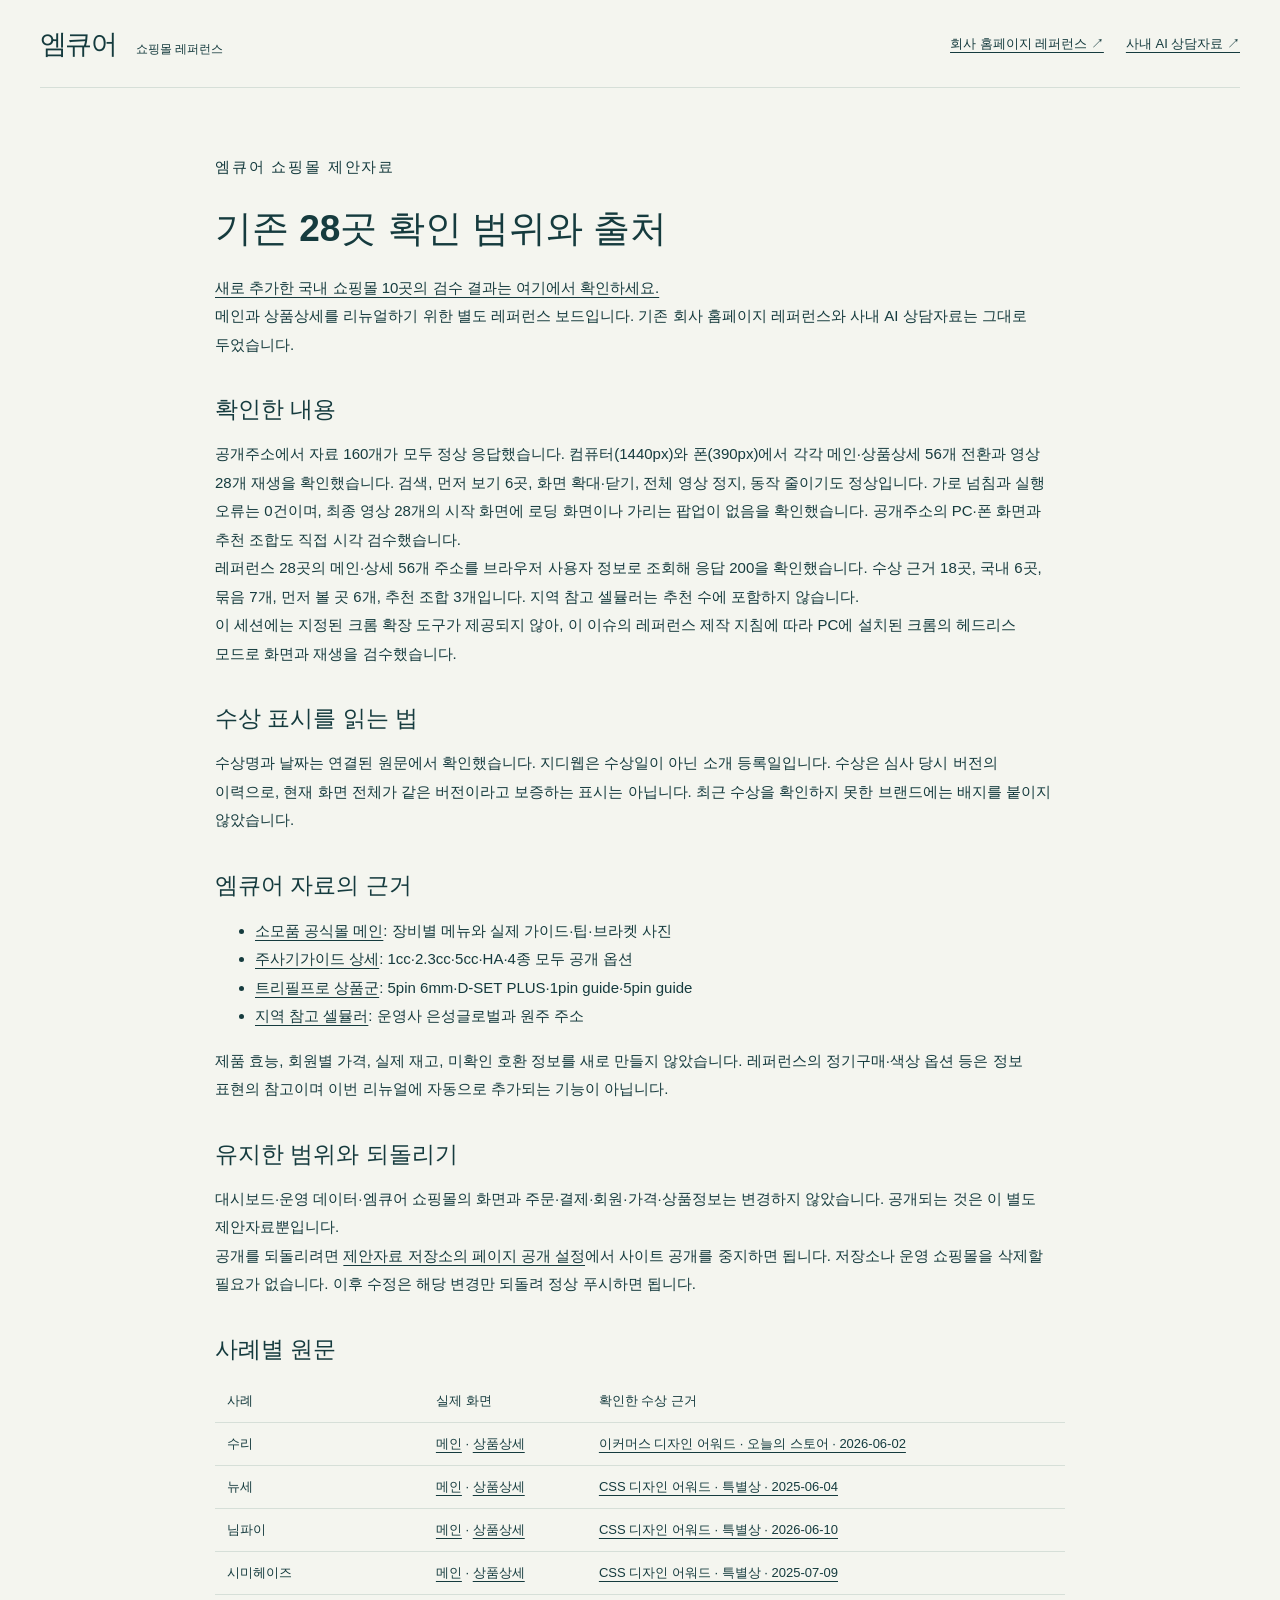
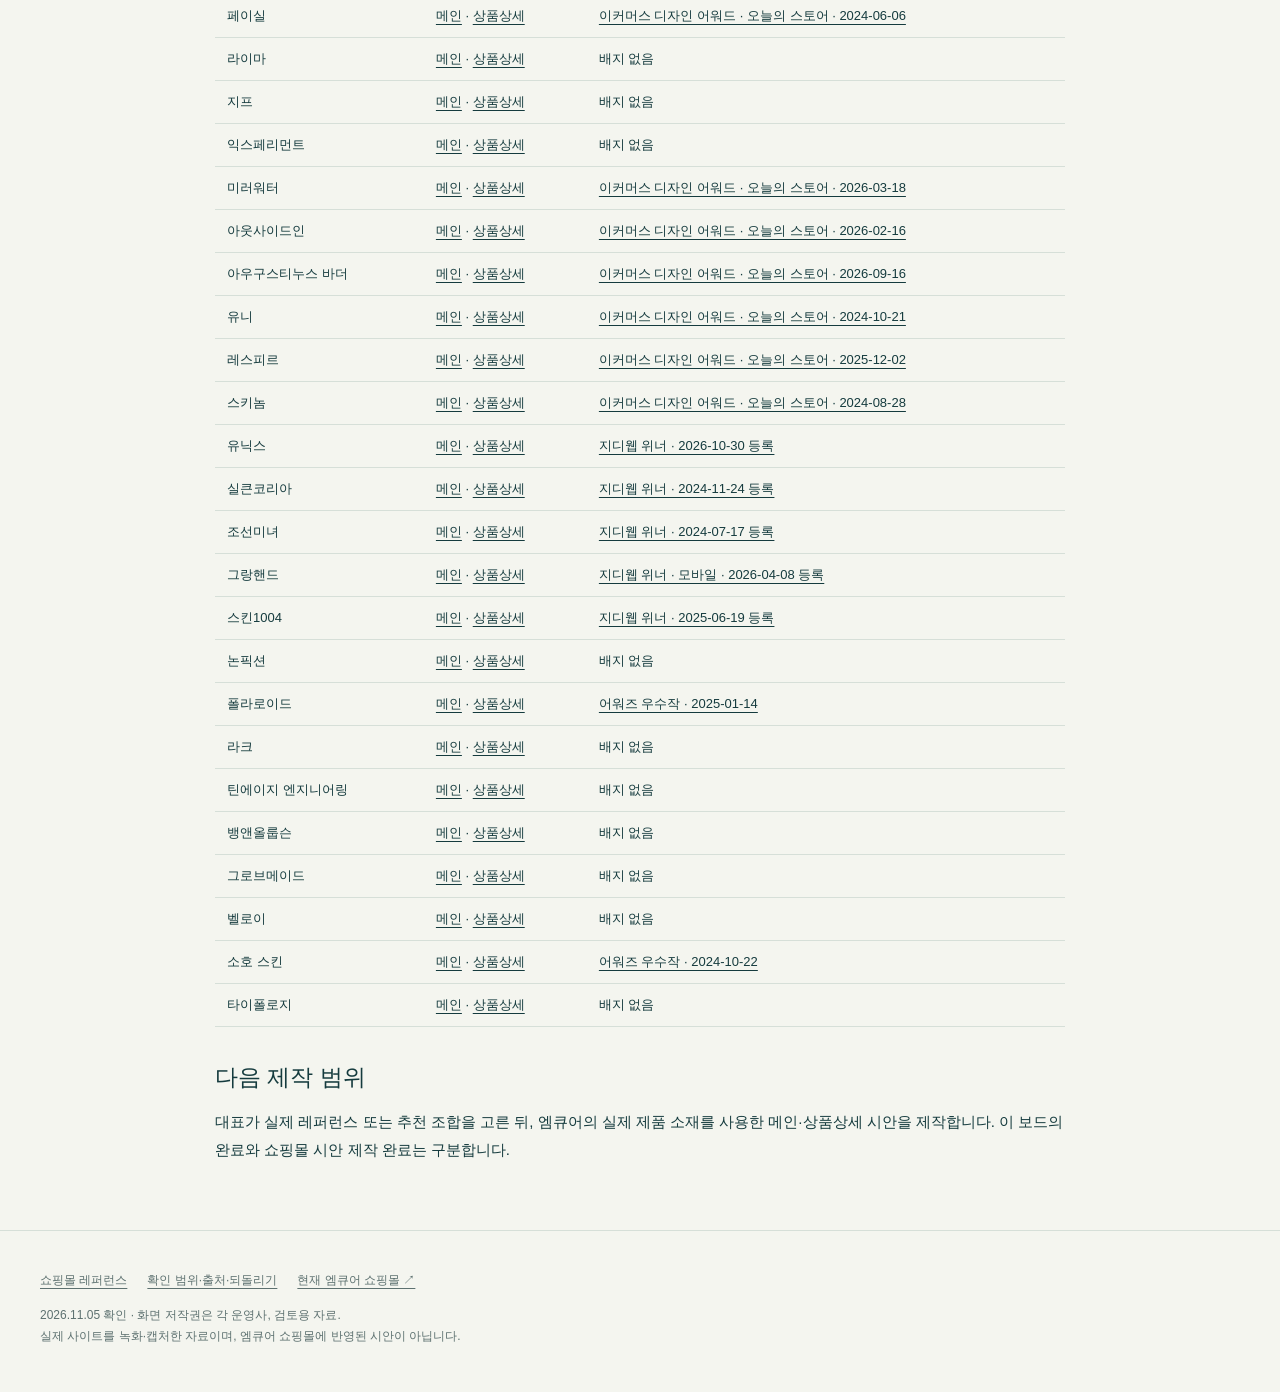
<file: verification.html>
<!doctype html><html lang="ko"><head><meta charset="utf-8"><meta name="viewport" content="width=device-width,initial-scale=1"><meta name="robots" content="noindex,nofollow"><meta name="description" content="엠큐어 소모품 쇼핑몰의 메인과 상품상세 리뉴얼을 위한 실제 레퍼런스 28곳. 화면·영상·추천 조합을 비교합니다."><meta name="theme-color" content="#153b3e"><title>엠큐어 쇼핑몰 레퍼런스 확인 범위</title><link rel="stylesheet" href="style.css"></head><body><header class="top wrap"><a class="wordmark" href="./">엠큐어 <small>쇼핑몰 레퍼런스</small></a><nav class="toplinks" aria-label="관련 제안자료"><a href="https://honest-family.github.io/mcure-references/" target="_blank" rel="noopener">회사 홈페이지 레퍼런스 ↗</a><a href="https://honest-family.github.io/mcure-references/consultation.html" target="_blank" rel="noopener">사내 AI 상담자료 ↗</a></nav></header><main class="prose wrap"><p class="eyebrow">엠큐어 쇼핑몰 제안자료</p><h1>기존 28곳 확인 범위와 출처</h1><p><a href="korea-verification.html">새로 추가한 국내 쇼핑몰 10곳의 검수 결과는 여기에서 확인하세요.</a></p><p>메인과 상품상세를 리뉴얼하기 위한 별도 레퍼런스 보드입니다. 기존 회사 홈페이지 레퍼런스와 사내 AI 상담자료는 그대로 두었습니다.</p><h2>확인한 내용</h2><p>공개주소에서 자료 160개가 모두 정상 응답했습니다. 컴퓨터(1440px)와 폰(390px)에서 각각 메인·상품상세 56개 전환과 영상 28개 재생을 확인했습니다. 검색, 먼저 보기 6곳, 화면 확대·닫기, 전체 영상 정지, 동작 줄이기도 정상입니다. 가로 넘침과 실행 오류는 0건이며, 최종 영상 28개의 시작 화면에 로딩 화면이나 가리는 팝업이 없음을 확인했습니다. 공개주소의 PC·폰 화면과 추천 조합도 직접 시각 검수했습니다.</p><p>레퍼런스 28곳의 메인·상세 56개 주소를 브라우저 사용자 정보로 조회해 응답 200을 확인했습니다. 수상 근거 18곳, 국내 6곳, 묶음 7개, 먼저 볼 곳 6개, 추천 조합 3개입니다. 지역 참고 셀뮬러는 추천 수에 포함하지 않습니다.</p><p>이 세션에는 지정된 크롬 확장 도구가 제공되지 않아, 이 이슈의 레퍼런스 제작 지침에 따라 PC에 설치된 크롬의 헤드리스 모드로 화면과 재생을 검수했습니다.</p><h2>수상 표시를 읽는 법</h2><p>수상명과 날짜는 연결된 원문에서 확인했습니다. 지디웹은 수상일이 아닌 소개 등록일입니다. 수상은 심사 당시 버전의 이력으로, 현재 화면 전체가 같은 버전이라고 보증하는 표시는 아닙니다. 최근 수상을 확인하지 못한 브랜드에는 배지를 붙이지 않았습니다.</p><h2>엠큐어 자료의 근거</h2><ul><li><a href="https://www.mcure1.co.kr/index.html">소모품 공식몰 메인</a>: 장비별 메뉴와 실제 가이드·팁·브라켓 사진</li><li><a href="https://www.mcure1.co.kr/product/detail.html?product_no=41">주사기가이드 상세</a>: 1cc·2.3cc·5cc·HA·4종 모두 공개 옵션</li><li><a href="https://www.mcure1.co.kr/product/list.html?cate_no=67">트리필프로 상품군</a>: 5pin 6mm·D-SET PLUS·1pin guide·5pin guide</li><li><a href="https://www.cellmula.com/">지역 참고 셀뮬러</a>: 운영사 은성글로벌과 원주 주소</li></ul><p>제품 효능, 회원별 가격, 실제 재고, 미확인 호환 정보를 새로 만들지 않았습니다. 레퍼런스의 정기구매·색상 옵션 등은 정보 표현의 참고이며 이번 리뉴얼에 자동으로 추가되는 기능이 아닙니다.</p><h2>유지한 범위와 되돌리기</h2><p>대시보드·운영 데이터·엠큐어 쇼핑몰의 화면과 주문·결제·회원·가격·상품정보는 변경하지 않았습니다. 공개되는 것은 이 별도 제안자료뿐입니다.</p><p>공개를 되돌리려면 <a href="https://github.com/HONEST-FAMILY/mcure-shop-references/settings/pages">제안자료 저장소의 페이지 공개 설정</a>에서 사이트 공개를 중지하면 됩니다. 저장소나 운영 쇼핑몰을 삭제할 필요가 없습니다. 이후 수정은 해당 변경만 되돌려 정상 푸시하면 됩니다.</p><h2>사례별 원문</h2><div class="table-scroll"><table><thead><tr><th>사례</th><th>실제 화면</th><th>확인한 수상 근거</th></tr></thead><tbody><tr><td>수리</td><td><a href="https://www.trysuri.com/" target="_blank" rel="noopener">메인</a> · <a href="https://www.trysuri.com/products/suri-sonic-replacement-toothbrush-heads" target="_blank" rel="noopener">상품상세</a></td><td><a href="https://www.ecomdesignawards.com/websites/suri">이커머스 디자인 어워드 · 오늘의 스토어 · 2026-06-02</a></td></tr><tr><td>뉴세</td><td><a href="https://nuset.jp/" target="_blank" rel="noopener">메인</a> · <a href="https://nuset.jp/products/skincare-essence-r" target="_blank" rel="noopener">상품상세</a></td><td><a href="https://cssdesignawards.com/sites/nuset/47585/">CSS 디자인 어워드 · 특별상 · 2025-06-04</a></td></tr><tr><td>님파이</td><td><a href="https://nymphaicosmetics.com/en" target="_blank" rel="noopener">메인</a> · <a href="https://nymphaicosmetics.com/en/products/crema-viso-hidra-lift" target="_blank" rel="noopener">상품상세</a></td><td><a href="https://www.cssdesignawards.com/sites/nymphai-cosmetics/49537/">CSS 디자인 어워드 · 특별상 · 2026-06-10</a></td></tr><tr><td>시미헤이즈</td><td><a href="https://simihazebeauty.com/" target="_blank" rel="noopener">메인</a> · <a href="https://simihazebeauty.com/products/stackable-starter-kit" target="_blank" rel="noopener">상품상세</a></td><td><a href="https://www.cssdesignawards.com/sites/simihaze/47739/">CSS 디자인 어워드 · 특별상 · 2025-07-09</a></td></tr><tr><td>페이실</td><td><a href="https://facileskin.com/" target="_blank" rel="noopener">메인</a> · <a href="https://facileskin.com/products/core-four-skincare-system" target="_blank" rel="noopener">상품상세</a></td><td><a href="https://www.ecomdesignawards.com/websites/facile">이커머스 디자인 어워드 · 오늘의 스토어 · 2024-06-06</a></td></tr><tr><td>라이마</td><td><a href="https://lyma.life/" target="_blank" rel="noopener">메인</a> · <a href="https://lyma.life/products/lyma-laser-free-aspinal-pouch" target="_blank" rel="noopener">상품상세</a></td><td>배지 없음</td></tr><tr><td>지프</td><td><a href="https://ziipbeauty.com/" target="_blank" rel="noopener">메인</a> · <a href="https://ziipbeauty.com/products/ziip-halo-microcurrent-device" target="_blank" rel="noopener">상품상세</a></td><td>배지 없음</td></tr><tr><td>익스페리먼트</td><td><a href="https://experimentbeauty.com/" target="_blank" rel="noopener">메인</a> · <a href="https://experimentbeauty.com/products/avant-guard" target="_blank" rel="noopener">상품상세</a></td><td>배지 없음</td></tr><tr><td>미러워터</td><td><a href="https://mirrorwater.earth/" target="_blank" rel="noopener">메인</a> · <a href="https://mirrorwater.earth/products/the-body-ritual-set" target="_blank" rel="noopener">상품상세</a></td><td><a href="https://www.ecomdesignawards.com/websites/mirror-water">이커머스 디자인 어워드 · 오늘의 스토어 · 2026-03-18</a></td></tr><tr><td>아웃사이드인</td><td><a href="https://theoutsidein.com/" target="_blank" rel="noopener">메인</a> · <a href="https://theoutsidein.com/products/silk-serum-foundation" target="_blank" rel="noopener">상품상세</a></td><td><a href="https://www.ecomdesignawards.com/websites/the-outside-in">이커머스 디자인 어워드 · 오늘의 스토어 · 2026-02-16</a></td></tr><tr><td>아우구스티누스 바더</td><td><a href="https://augustinusbader.com/en-uk" target="_blank" rel="noopener">메인</a> · <a href="https://augustinusbader.com/en-uk/products/the-rich-cream" target="_blank" rel="noopener">상품상세</a></td><td><a href="https://www.ecomdesignawards.com/websites/augustinus-bader">이커머스 디자인 어워드 · 오늘의 스토어 · 2026-09-16</a></td></tr><tr><td>유니</td><td><a href="https://weareuni.com/" target="_blank" rel="noopener">메인</a> · <a href="https://weareuni.com/products/24-hour-serum" target="_blank" rel="noopener">상품상세</a></td><td><a href="https://www.ecomdesignawards.com/websites/uni">이커머스 디자인 어워드 · 오늘의 스토어 · 2024-10-21</a></td></tr><tr><td>레스피르</td><td><a href="https://respire.co/" target="_blank" rel="noopener">메인</a> · <a href="https://respire.co/products/serum-glow-and-protect" target="_blank" rel="noopener">상품상세</a></td><td><a href="https://www.ecomdesignawards.com/websites/respire">이커머스 디자인 어워드 · 오늘의 스토어 · 2025-12-02</a></td></tr><tr><td>스키놈</td><td><a href="https://www.skinome.com/" target="_blank" rel="noopener">메인</a> · <a href="https://www.skinome.com/products/retinal-concentrate" target="_blank" rel="noopener">상품상세</a></td><td><a href="https://www.ecomdesignawards.com/websites/skinome">이커머스 디자인 어워드 · 오늘의 스토어 · 2024-08-28</a></td></tr><tr><td>유닉스</td><td><a href="https://unixshop.co.kr/" target="_blank" rel="noopener">메인</a> · <a href="https://unixshop.co.kr/product/detail.html?product_no=489" target="_blank" rel="noopener">상품상세</a></td><td><a href="https://www.gdweb.co.kr/sub/view.asp?Txt_fgbn=5&amp;str_no=28056">지디웹 위너 · 2026-10-30 등록</a></td></tr><tr><td>실큰코리아</td><td><a href="https://www.silknkorea.com/" target="_blank" rel="noopener">메인</a> · <a href="https://www.silknkorea.com/product/detail.html?product_no=11" target="_blank" rel="noopener">상품상세</a></td><td><a href="https://www.gdweb.co.kr/sub/view.asp?Txt_fgbn=5&amp;str_no=23592">지디웹 위너 · 2024-11-24 등록</a></td></tr><tr><td>조선미녀</td><td><a href="https://beautyofjoseon.co.kr/" target="_blank" rel="noopener">메인</a> · <a href="https://beautyofjoseon.co.kr/product/detail.html?product_no=182" target="_blank" rel="noopener">상품상세</a></td><td><a href="https://www.gdweb.co.kr/sub/view.asp?Txt_fgbn=5&amp;str_no=22765">지디웹 위너 · 2024-07-17 등록</a></td></tr><tr><td>그랑핸드</td><td><a href="https://granhand.com/" target="_blank" rel="noopener">메인</a> · <a href="https://granhand.com/product/detail.html?product_no=714" target="_blank" rel="noopener">상품상세</a></td><td><a href="https://www.gdweb.co.kr/sub/view.asp?Txt_fgbn=7&amp;str_no=26837">지디웹 위너 · 모바일 · 2026-04-08 등록</a></td></tr><tr><td>스킨1004</td><td><a href="https://skin1004korea.com/" target="_blank" rel="noopener">메인</a> · <a href="https://skin1004korea.com/product/detail.html?product_no=363" target="_blank" rel="noopener">상품상세</a></td><td><a href="https://www.gdweb.co.kr/sub/view.asp?Txt_fgbn=5&amp;str_no=25055">지디웹 위너 · 2025-06-19 등록</a></td></tr><tr><td>논픽션</td><td><a href="https://nonfiction.kr/" target="_blank" rel="noopener">메인</a> · <a href="https://nonfiction.kr/product/detail.html?product_no=761" target="_blank" rel="noopener">상품상세</a></td><td>배지 없음</td></tr><tr><td>폴라로이드</td><td><a href="https://www.polaroid.com/en_us" target="_blank" rel="noopener">메인</a> · <a href="https://www.polaroid.com/en_us/products/color-itype-instant-film" target="_blank" rel="noopener">상품상세</a></td><td><a href="https://www.awwwards.com/sites/polaroid-com">어워즈 우수작 · 2025-01-14</a></td></tr><tr><td>라크</td><td><a href="https://www.livelarq.com/" target="_blank" rel="noopener">메인</a> · <a href="https://www.livelarq.com/purification/larq-bottle-purevis-2-obsidian-black?size=23oz" target="_blank" rel="noopener">상품상세</a></td><td>배지 없음</td></tr><tr><td>틴에이지 엔지니어링</td><td><a href="https://teenage.engineering/" target="_blank" rel="noopener">메인</a> · <a href="https://teenage.engineering/products/op-xy" target="_blank" rel="noopener">상품상세</a></td><td>배지 없음</td></tr><tr><td>뱅앤올룹슨</td><td><a href="https://www.bang-olufsen.com/en/us" target="_blank" rel="noopener">메인</a> · <a href="https://www.bang-olufsen.com/en/us/headphones/beoplay-h100" target="_blank" rel="noopener">상품상세</a></td><td>배지 없음</td></tr><tr><td>그로브메이드</td><td><a href="https://grovemade.com/" target="_blank" rel="noopener">메인</a> · <a href="https://grovemade.com/product/wool-felt-desk-pad/" target="_blank" rel="noopener">상품상세</a></td><td>배지 없음</td></tr><tr><td>벨로이</td><td><a href="https://bellroy.com/" target="_blank" rel="noopener">메인</a> · <a href="https://bellroy.com/products/tech-kit" target="_blank" rel="noopener">상품상세</a></td><td>배지 없음</td></tr><tr><td>소호 스킨</td><td><a href="https://www.sohoskin.com/" target="_blank" rel="noopener">메인</a> · <a href="https://www.sohoskin.com/products/24-7-treatment-50ml" target="_blank" rel="noopener">상품상세</a></td><td><a href="https://www.awwwards.com/sites/soho-skin">어워즈 우수작 · 2024-10-22</a></td></tr><tr><td>타이폴로지</td><td><a href="https://us.typology.com/" target="_blank" rel="noopener">메인</a> · <a href="https://us.typology.com/products/tinted-serum/" target="_blank" rel="noopener">상품상세</a></td><td>배지 없음</td></tr></tbody></table></div><h2>다음 제작 범위</h2><p>대표가 실제 레퍼런스 또는 추천 조합을 고른 뒤, 엠큐어의 실제 제품 소재를 사용한 메인·상품상세 시안을 제작합니다. 이 보드의 완료와 쇼핑몰 시안 제작 완료는 구분합니다.</p></main><footer><div class="wrap"><nav><a href="./">쇼핑몰 레퍼런스</a><a href="verification.html">확인 범위·출처·되돌리기</a><a href="https://www.mcure1.co.kr/index.html" target="_blank" rel="noopener">현재 엠큐어 쇼핑몰 ↗</a></nav><p>2026.11.05 확인 · 화면 저작권은 각 운영사, 검토용 자료.<br>실제 사이트를 녹화·캡처한 자료이며, 엠큐어 쇼핑몰에 반영된 시안이 아닙니다.</p></div></footer><dialog class="dialog" id="media-dialog"><div class="dialog-head"><h2>실제 화면</h2><button class="dialog-close" type="button">닫기</button></div><div class="dialog-content"></div></dialog><script src="app.js"></script></body></html>
</file>
<file: style.css>
@charset "UTF-8";
:root{--ink:#153b3e;--muted:#5d7170;--paper:#f4f5ef;--line:#d6dfd8;--accent:#c5ec70;--white:#fff;--serif:Georgia,serif;font-family:Pretendard,"Noto Sans KR","Malgun Gothic",sans-serif;color:var(--ink);background:var(--paper);font-synthesis:none;scroll-behavior:smooth}
*{box-sizing:border-box}body{margin:0}a{color:inherit;text-underline-offset:4px}button,input{font:inherit}button,a{-webkit-tap-highlight-color:transparent}button{cursor:pointer}img,video{max-width:100%;display:block}button:focus-visible,a:focus-visible,input:focus-visible{outline:3px solid #d67335;outline-offset:4px}h1,h2,h3,p{margin:0}h1,h2,h3{word-break:keep-all}p{line-height:1.75;word-break:keep-all}button{color:inherit}a[target="_blank"]{overflow-wrap:anywhere}[hidden]{display:none!important}.wrap{width:min(1320px,calc(100% - 80px));margin:auto}.top{height:88px;display:flex;align-items:center;justify-content:space-between;border-bottom:1px solid var(--line)}.wordmark{font-weight:800;letter-spacing:-.06em;font-size:27px;text-decoration:none}.wordmark small{font-size:12px;letter-spacing:0;margin-left:14px;font-weight:500}.toplinks{display:flex;gap:22px;font-size:13px}.hero{display:grid;grid-template-columns:1.05fr 1fr;gap:60px;align-items:center;padding:72px 0 76px}.eyebrow{font-size:12px;letter-spacing:.12em;font-weight:700;margin-bottom:22px}.hero h1{font-size:clamp(40px,4.3vw,67px);line-height:1.2;letter-spacing:-.065em}.hero h1 em{font-style:normal;color:#538341}.hero .lead{font-size:17px;color:var(--muted);margin:24px 0 28px;max-width:540px}.hero-meta{display:flex;gap:9px;flex-wrap:wrap;font-size:12px;margin-bottom:26px}.hero-meta span{padding:7px 11px;background:#e3e9df;border-radius:3px}.cta{display:inline-flex;align-items:center;justify-content:center;min-height:48px;padding:12px 22px;border:1px solid var(--ink);background:var(--ink);color:white;text-decoration:none;font-size:14px;border-radius:4px;font-weight:700}.cta.light{background:transparent;color:var(--ink);margin-left:6px}.mosaic{display:grid;grid-template-columns:repeat(3,1fr);gap:10px;transform:rotate(-2deg)}.mosaic figure{margin:0;aspect-ratio:.88;background:white;overflow:hidden;border:1px solid #dfe6df;display:flex;flex-direction:column}.mosaic figure:nth-child(3n+2){transform:translateY(16px)}.mosaic img{height:80%;width:100%;object-fit:contain;padding:12px}.mosaic figcaption{font-size:10px;text-align:center;padding:7px 3px;color:var(--muted)}.section{padding:72px 0;border-top:1px solid var(--line);scroll-margin-top:155px}.section-head{display:flex;gap:30px;justify-content:space-between;align-items:flex-end;margin-bottom:30px}.section-head h2{font-size:32px;letter-spacing:-.045em}.section-head p{max-width:610px;color:var(--muted);font-size:14px}.tiny{font-size:11px;color:var(--muted);line-height:1.6}.strengths{display:grid;grid-template-columns:repeat(5,1fr);gap:16px}.strength{background:#fff;border:1px solid var(--line);padding:14px}.strength img{height:130px;width:100%;object-fit:contain}.strength h3{font-size:15px;margin:14px 0 8px;line-height:1.5}.strength p{font-size:12px;color:var(--muted)}.current{display:grid;grid-template-columns:1.1fr 1fr;gap:36px;align-items:start;margin-top:38px}.current h3{font-size:20px;margin-bottom:16px}.current ul{padding-left:18px;color:var(--muted);font-size:14px;line-height:1.9}.current li{margin-bottom:12px}.current-media{background:#e7ede5;border:1px solid var(--line);padding:14px}.current-shots{display:grid;grid-template-columns:1fr 24%;gap:12px;align-items:start}.current-shots img{width:100%;border:1px solid var(--line);cursor:zoom-in}.current-shots .current-phone{max-height:300px;object-fit:contain;object-position:top}.current-media .tabs{margin:0 0 12px}.devices{display:grid;grid-template-columns:repeat(3,1fr);gap:20px}.device{border-top:2px solid var(--ink);padding-top:18px}.device span{font-family:var(--serif);font-size:32px;color:#829b70}.device h3{font-size:19px;margin:16px 0 12px}.device p{font-size:14px;color:var(--muted)}.navigator{position:sticky;top:0;z-index:10;background:rgba(244,245,239,.97);border-top:1px solid var(--line);border-bottom:1px solid var(--line);backdrop-filter:blur(12px)}.nav-inner{padding:16px 0 13px}.filters{display:flex;align-items:center;gap:10px}.filters label{font-size:12px;white-space:nowrap;font-weight:700}.filters input{width:260px;min-width:0;padding:11px 13px;background:#fff;border:1px solid var(--line);border-radius:4px;font-size:13px}.filters button,.tabs button{border:1px solid var(--line);background:#fff;border-radius:4px;min-height:40px;padding:8px 13px;font-size:12px;white-space:nowrap}.filters button[aria-pressed="true"],.tabs button[aria-selected="true"]{background:var(--ink);color:#fff;border-color:var(--ink)}#result-count{margin-left:auto;font-size:12px;white-space:nowrap}.groupnav{display:flex;gap:24px;overflow:auto;margin-top:14px;padding-bottom:4px;scrollbar-width:thin}.groupnav a{font-size:12px;text-decoration:none;white-space:nowrap}.picks{background:var(--ink);color:white;border-radius:4px;padding:26px 30px;margin-top:36px}.picks h2{font-size:18px;margin-bottom:15px}.picklinks{display:grid;grid-template-columns:repeat(6,1fr);gap:16px}.picklinks a{font-size:13px;text-decoration:none;line-height:1.7}.picklinks small{display:block;color:#bcd0c4;font-size:11px}.group{padding:72px 0 12px;scroll-margin-top:144px}.ghead{display:flex;gap:22px;align-items:start;margin-bottom:27px}.gnum{font-family:var(--serif);font-size:47px;color:#8a9d83;line-height:1}.ghead h2{font-size:29px;letter-spacing:-.04em;margin-bottom:8px}.ghead p{font-size:14px;color:var(--muted)}.cards{display:grid;grid-template-columns:repeat(2,minmax(0,1fr));gap:26px}.ref{background:#fff;border:1px solid var(--line);border-radius:6px;overflow:hidden;scroll-margin-top:148px}.card-top{padding:17px 22px 12px;display:flex;align-items:center;justify-content:space-between;gap:10px}.card-top h3{font-size:21px;letter-spacing:-.04em}.card-top .index{font-family:var(--serif);font-size:13px;color:#8a9d83}.tabs{display:flex;gap:6px;padding:0 22px 12px}.tabs button{min-height:37px;flex:1}.tabs button small{font-size:9px;margin-left:4px;opacity:.7}.panel{position:relative;background:#e8ece6;padding:16px 16px 12px}.media-stage{display:grid;grid-template-columns:minmax(0,1fr) 20%;gap:10px;align-items:start;min-height:230px}.desktop{border:1px solid #cfd8d0;border-radius:3px;overflow:hidden;background:#fff;aspect-ratio:1.6}.desktop>img,.desktop>video{width:100%;height:100%;object-fit:contain}.phone{border:3px solid #183a3b;border-radius:10px;overflow:hidden;cursor:zoom-in;box-shadow:0 6px 12px #173c3a20}.media-controls{display:flex;gap:9px;margin-top:10px;align-items:center}.media-controls button{border:1px solid #c8d3c7;background:#f7faf4;font-size:11px;padding:7px 10px;border-radius:3px;min-height:34px}.media-controls span{margin-left:auto;font-size:10px;color:var(--muted)}.body{padding:20px 22px 23px}.badges{display:flex;gap:5px;flex-wrap:wrap;margin-bottom:12px}.badge{font-size:10px;padding:5px 7px;background:#eef2e8;color:#4b6551;text-decoration:none;line-height:1.4}.badge.pick{background:var(--accent);color:var(--ink);font-weight:700}.meta{font-size:11px;color:var(--muted);margin-bottom:13px}.wow{font-size:14px;margin-bottom:15px}.wow b,.map b{display:block;font-size:11px;letter-spacing:.03em;margin-bottom:4px}.map{font-size:13px;padding:14px;background:#f1f4ed;color:#3f5e52;border-left:2px solid #83a65a}.links{display:flex;gap:7px;margin-top:17px}.links a{flex:1;text-decoration:none;border:1px solid #d4ddd4;font-size:12px;padding:11px 8px;min-height:41px;text-align:center;border-radius:3px}.links a:hover{background:var(--paper)}.award-note{font-size:11px;color:var(--muted);margin-top:26px;line-height:1.8}.regional{display:grid;grid-template-columns:1fr 1fr;gap:22px}.regional article{background:#e9eee5;border:1px solid var(--line);padding:22px}.regional h3{font-size:20px;margin-bottom:12px}.regional p{font-size:14px;color:var(--muted);margin-bottom:15px}.regional a{font-size:12px}.directions{display:grid;grid-template-columns:repeat(3,1fr);gap:20px}.direction{border:1px solid var(--line);padding:26px;background:#fff}.direction.recommended{background:var(--ink);color:#fff;border-color:var(--ink)}.direction .kicker{font-size:12px;line-height:1.6}.direction h3{font-size:24px;margin:14px 0 18px;line-height:1.4}.direction p{font-size:14px;margin-bottom:14px}.direction .mix{font-size:12px;line-height:2;color:var(--muted);border-top:1px solid var(--line);padding-top:16px}.direction.recommended .mix{color:#cfdfd0;border-color:#577775}.direction .role{font-size:11px;color:#7c907b}.direction.recommended .role{color:#b4cfb0}.next{background:#e1ecce;border:1px solid #bcccae;padding:32px;margin-top:26px;display:grid;grid-template-columns:1fr 1.2fr;gap:30px}.next h3{font-size:23px}.next p{font-size:14px;color:#435d46}.scope{display:grid;grid-template-columns:repeat(2,1fr);gap:24px;margin-top:24px;font-size:13px}.scope h3{font-size:14px;margin-bottom:8px}.scope ul{padding-left:18px;line-height:1.9;color:var(--muted)}footer{padding:38px 0 45px;font-size:12px;line-height:1.9;color:var(--muted);border-top:1px solid var(--line)}footer nav{display:flex;gap:20px;flex-wrap:wrap;margin-bottom:14px}.dialog{width:min(1200px,94vw);max-height:94dvh;border:1px solid var(--line);padding:16px;background:var(--paper);border-radius:6px}.dialog::backdrop{background:#102c2de8}.dialog-head{display:flex;justify-content:space-between;gap:15px;align-items:center;margin-bottom:12px}.dialog-head h2{font-size:17px}.dialog-close{background:var(--ink);color:white;border:0;padding:12px 17px;border-radius:3px}.dialog-content img,.dialog-content video{margin:auto;max-height:78dvh;object-fit:contain}.prose{max-width:850px;padding:65px 0}.prose h1{font-size:37px;margin-bottom:20px}.prose h2{font-size:23px;margin:35px 0 15px}.prose p,.prose li{font-size:15px;line-height:1.9}.prose table{border-collapse:collapse;width:100%;font-size:13px}.prose td,.prose th{text-align:left;border-bottom:1px solid var(--line);padding:12px;vertical-align:top}.empty{padding:50px;text-align:center}.table-scroll{overflow:auto}.caption{font-size:11px;color:var(--muted);margin-top:10px}
@media(max-width:1000px){.wrap{width:calc(100% - 48px)}.hero{gap:30px}.hero h1{font-size:47px}.strengths{grid-template-columns:repeat(3,1fr)}.picklinks{grid-template-columns:repeat(3,1fr)}.media-stage{min-height:180px}.directions{gap:12px}.direction{padding:20px}.filters input{width:180px}.filters button{font-size:11px;padding:8px 10px}}
@media(max-width:700px){.wrap{width:calc(100% - 36px)}.top{height:auto;min-height:85px;align-items:flex-start;flex-direction:column;padding:17px 0 14px;gap:12px}.wordmark{font-size:24px}.wordmark small{font-size:11px}.toplinks{font-size:11px;gap:18px}.hero{grid-template-columns:1fr;gap:38px;padding:40px 0 45px}.eyebrow{font-size:10px;margin-bottom:18px}.hero h1{font-size:43px}.hero .lead{font-size:14px;margin:20px 0}.hero-meta{font-size:10px;gap:6px;margin-bottom:22px}.hero-meta span{padding:6px 8px}.cta{min-height:45px;padding:10px 15px;font-size:12px}.mosaic{gap:7px;max-width:400px;margin:0 10px 10px}.mosaic figure{aspect-ratio:1}.mosaic img{padding:6px}.mosaic figcaption{font-size:8px;padding:5px 2px}.section{padding:42px 0;scroll-margin-top:160px}.section-head{display:block;margin-bottom:24px}.section-head h2{font-size:26px;margin-bottom:14px}.section-head p{font-size:13px}.strengths{grid-template-columns:repeat(2,1fr);gap:10px}.strength{padding:12px}.strength:last-child{grid-column:1 / -1;display:grid;grid-template-columns:100px 1fr;gap:14px;align-items:center}.strength:last-child img{grid-row:1 / 3;height:100px}.strength:last-child h3{margin:0}.strength:last-child p{grid-column:2}.strength img{height:105px}.strength h3{font-size:14px}.strength p{font-size:11px}.current{grid-template-columns:1fr;gap:23px;margin-top:27px}.current h3{font-size:18px}.current ul{font-size:13px}.current-media{padding:10px}.devices{grid-template-columns:1fr;gap:23px}.device{display:grid;grid-template-columns:35px 1fr;gap:8px 12px}.device h3{margin:0;font-size:18px}.device span{grid-row:1 / 3;font-size:27px}.device p{font-size:13px;grid-column:2}.nav-inner{padding:11px 0 9px}.filters{gap:6px;flex-wrap:wrap}.filters label{display:none}.filters input{width:calc(100% - 103px);height:38px;font-size:12px}.filters button{min-height:36px;font-size:10px}.filters #picks-only{width:97px}.filters #motion-toggle{font-size:10px}.filters #result-count{font-size:10px}.groupnav{gap:18px;margin-top:12px}.groupnav a{font-size:11px}.picks{padding:22px 19px;margin-top:24px}.picks h2{font-size:17px}.picklinks{grid-template-columns:repeat(2,1fr);gap:16px}.picklinks a{font-size:12px}.picklinks small{font-size:10px}.group{padding-top:42px;scroll-margin-top:160px}.ghead{gap:14px;margin-bottom:20px}.gnum{font-size:36px}.ghead h2{font-size:24px}.ghead p{font-size:12px}.cards{grid-template-columns:1fr;gap:20px}.card-top{padding:16px 16px 11px}.card-top h3{font-size:20px}.tabs{padding:0 16px 11px}.tabs button{font-size:11px}.panel{padding:11px}.media-stage{min-height:163px;gap:7px}.phone{border-width:2px;border-radius:6px}.body{padding:18px 16px}.wow{font-size:13px}.map{font-size:12px}.badge{font-size:9px}.links a{font-size:11px;min-height:43px}.regional,.directions{grid-template-columns:1fr;gap:15px}.regional article{padding:20px}.direction{padding:24px}.direction h3{font-size:23px}.next{grid-template-columns:1fr;padding:24px;gap:16px}.next h3{font-size:21px}.next p{font-size:13px}.scope{grid-template-columns:1fr;gap:12px}.scope ul{font-size:12px}.prose{padding:35px 0}.prose h1{font-size:29px}.prose p,.prose li{font-size:13px}.dialog{width:96vw;padding:12px}.dialog-head h2{font-size:13px}.dialog-close{font-size:12px;padding:10px 14px}}
@media(prefers-reduced-motion:reduce){:root{scroll-behavior:auto}*{animation:none!important;transition:none!important}}
</file>
<file: korea.css>
@charset "UTF-8";
.extra-hero{gap:44px}.extra-hero h1{font-size:clamp(39px,4vw,60px)}.hero-caption{font-size:11px;color:var(--muted);margin-top:18px}.extra-mosaic{display:grid;grid-template-columns:1fr 1fr;gap:14px;transform:rotate(-2deg)}.extra-mosaic a{text-decoration:none;background:#fff;border:1px solid var(--line);overflow:hidden}.extra-mosaic a:nth-child(even){transform:translateY(22px)}.extra-mosaic img{aspect-ratio:1.6;object-fit:cover;width:100%}.extra-mosaic span{display:block;padding:11px 12px;font-size:12px;font-weight:700}.extra-mosaic small{font-size:10px;color:var(--muted);font-weight:400;margin-left:5px}.page-notes{margin:0 0 18px;display:grid;gap:12px;font-size:12px;line-height:1.7}.page-notes dt{font-size:10px;font-weight:700;color:var(--muted);margin-bottom:3px}.page-notes dd{margin:0}.extra-entry{display:flex;align-items:center;justify-content:space-between;gap:24px;margin-top:26px}.extra-entry h2{margin-bottom:7px}.extra-entry p{font-size:13px;color:#cfdfd0}.extra-entry .cta{background:var(--accent);color:var(--ink);white-space:nowrap}.extra-hero~.wrap .picklinks{grid-template-columns:repeat(5,1fr)}
@media(max-width:700px){.extra-hero{gap:32px}.extra-hero h1{font-size:39px}.extra-mosaic{gap:10px;margin:0 3px 22px}.extra-mosaic span{font-size:10px;padding:9px}.extra-mosaic small{display:block;margin:3px 0 0;font-size:9px}.extra-entry{display:block;padding:20px}.extra-entry h2{font-size:18px}.extra-entry p{font-size:12px;margin-bottom:15px}.extra-entry .cta{width:100%}.extra-hero~.wrap .picklinks{grid-template-columns:repeat(2,1fr)}}
</file>
